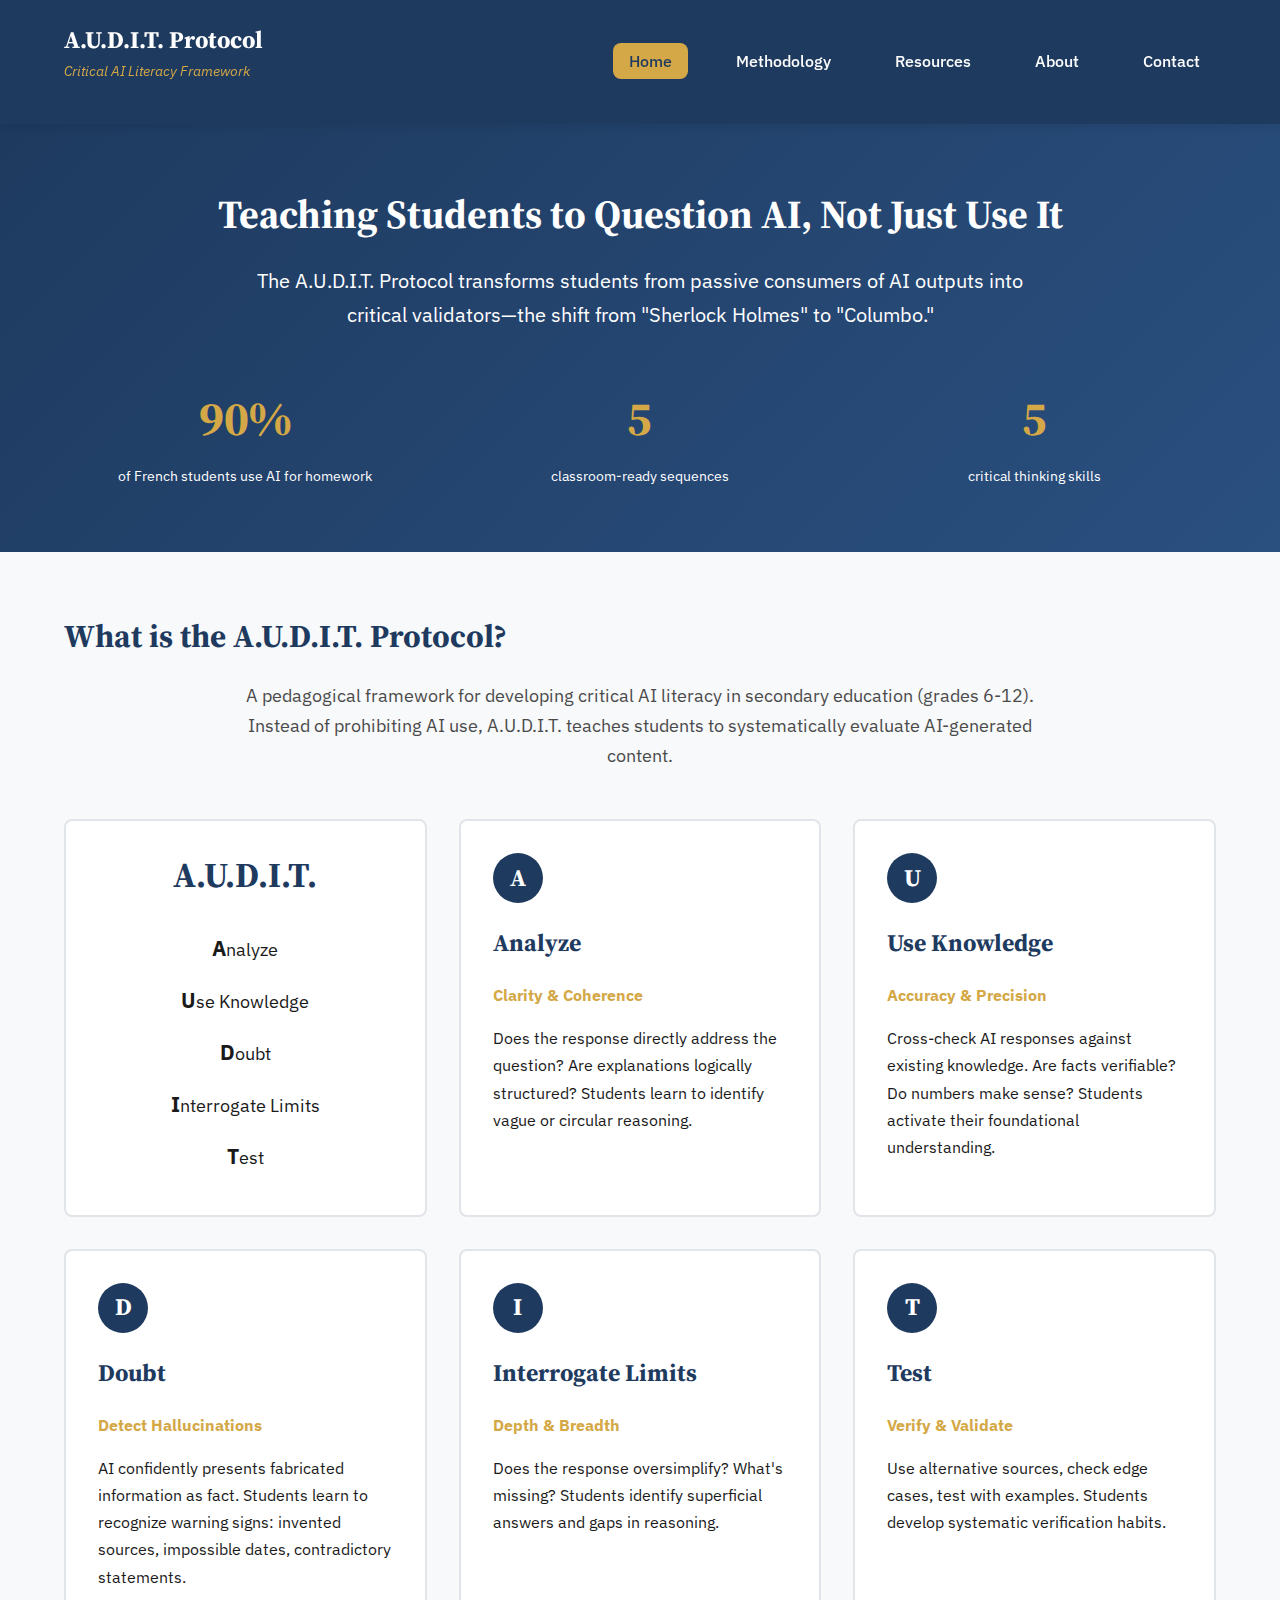
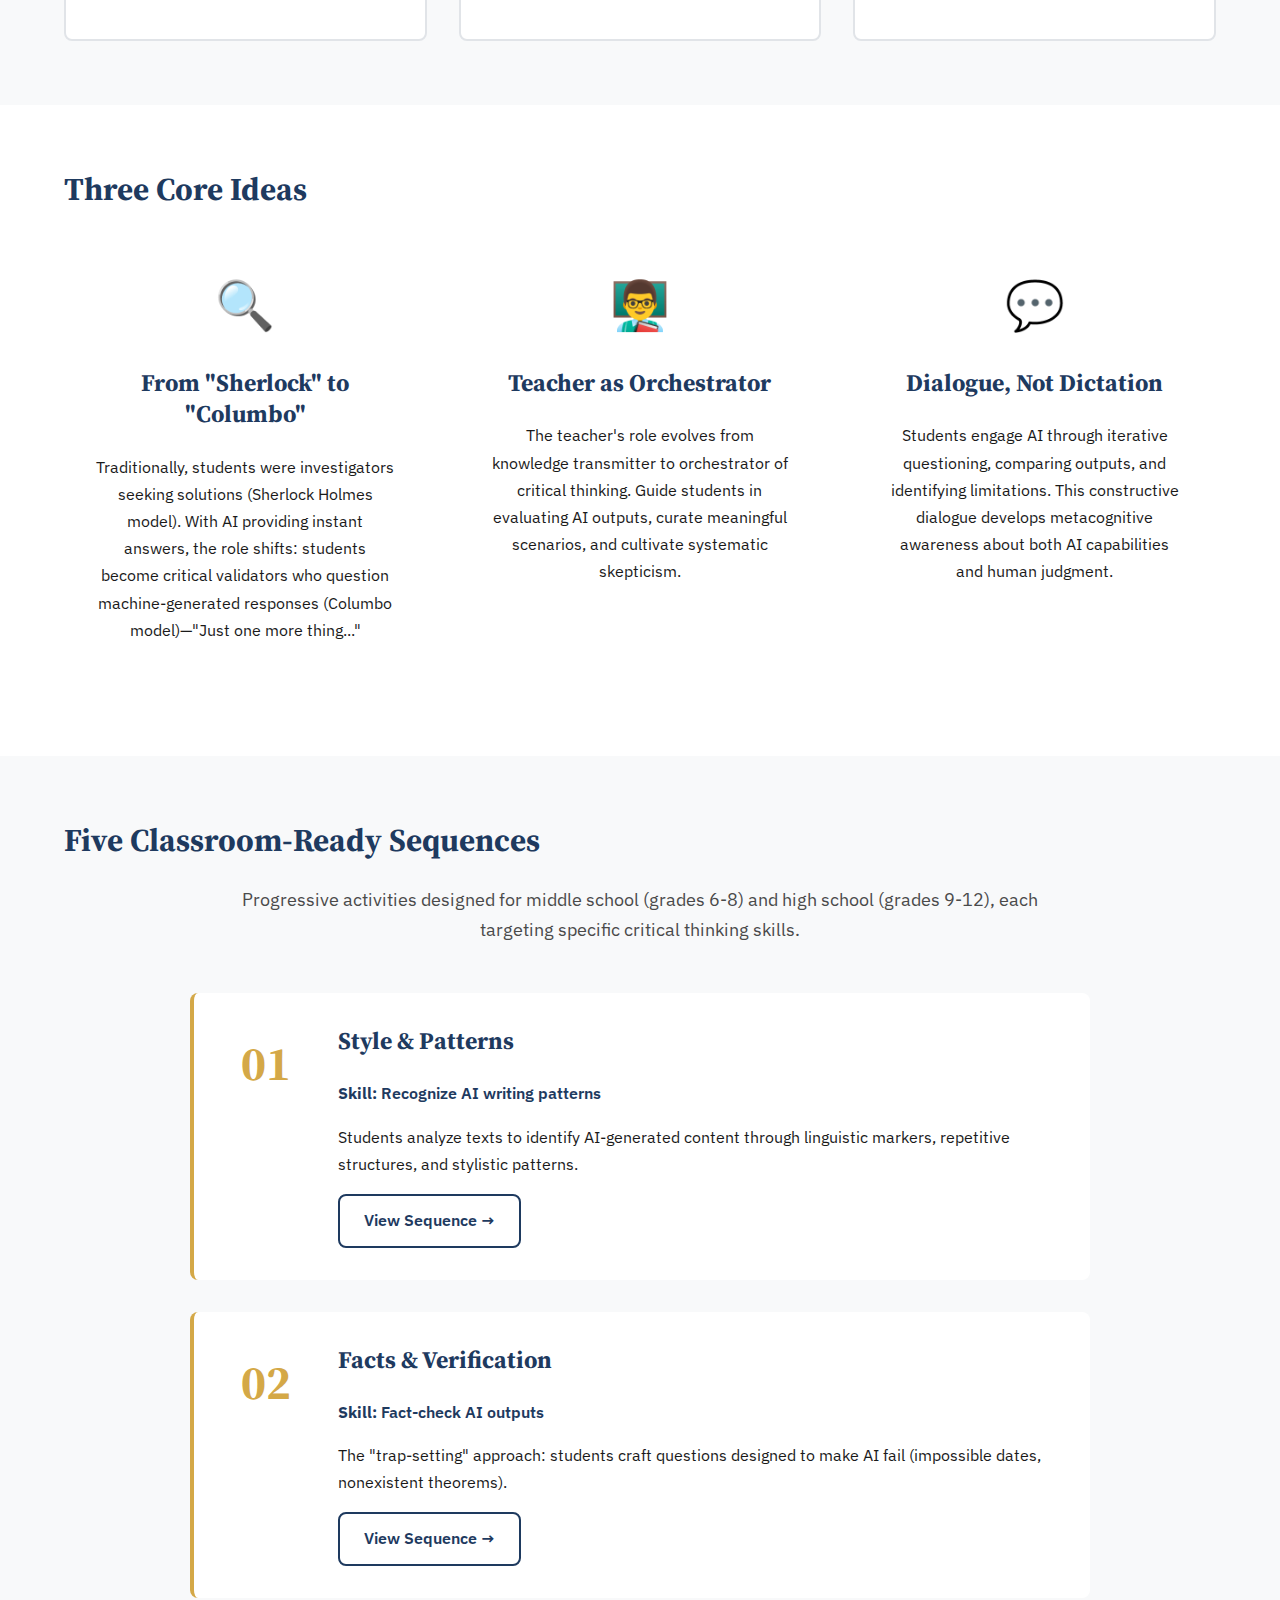
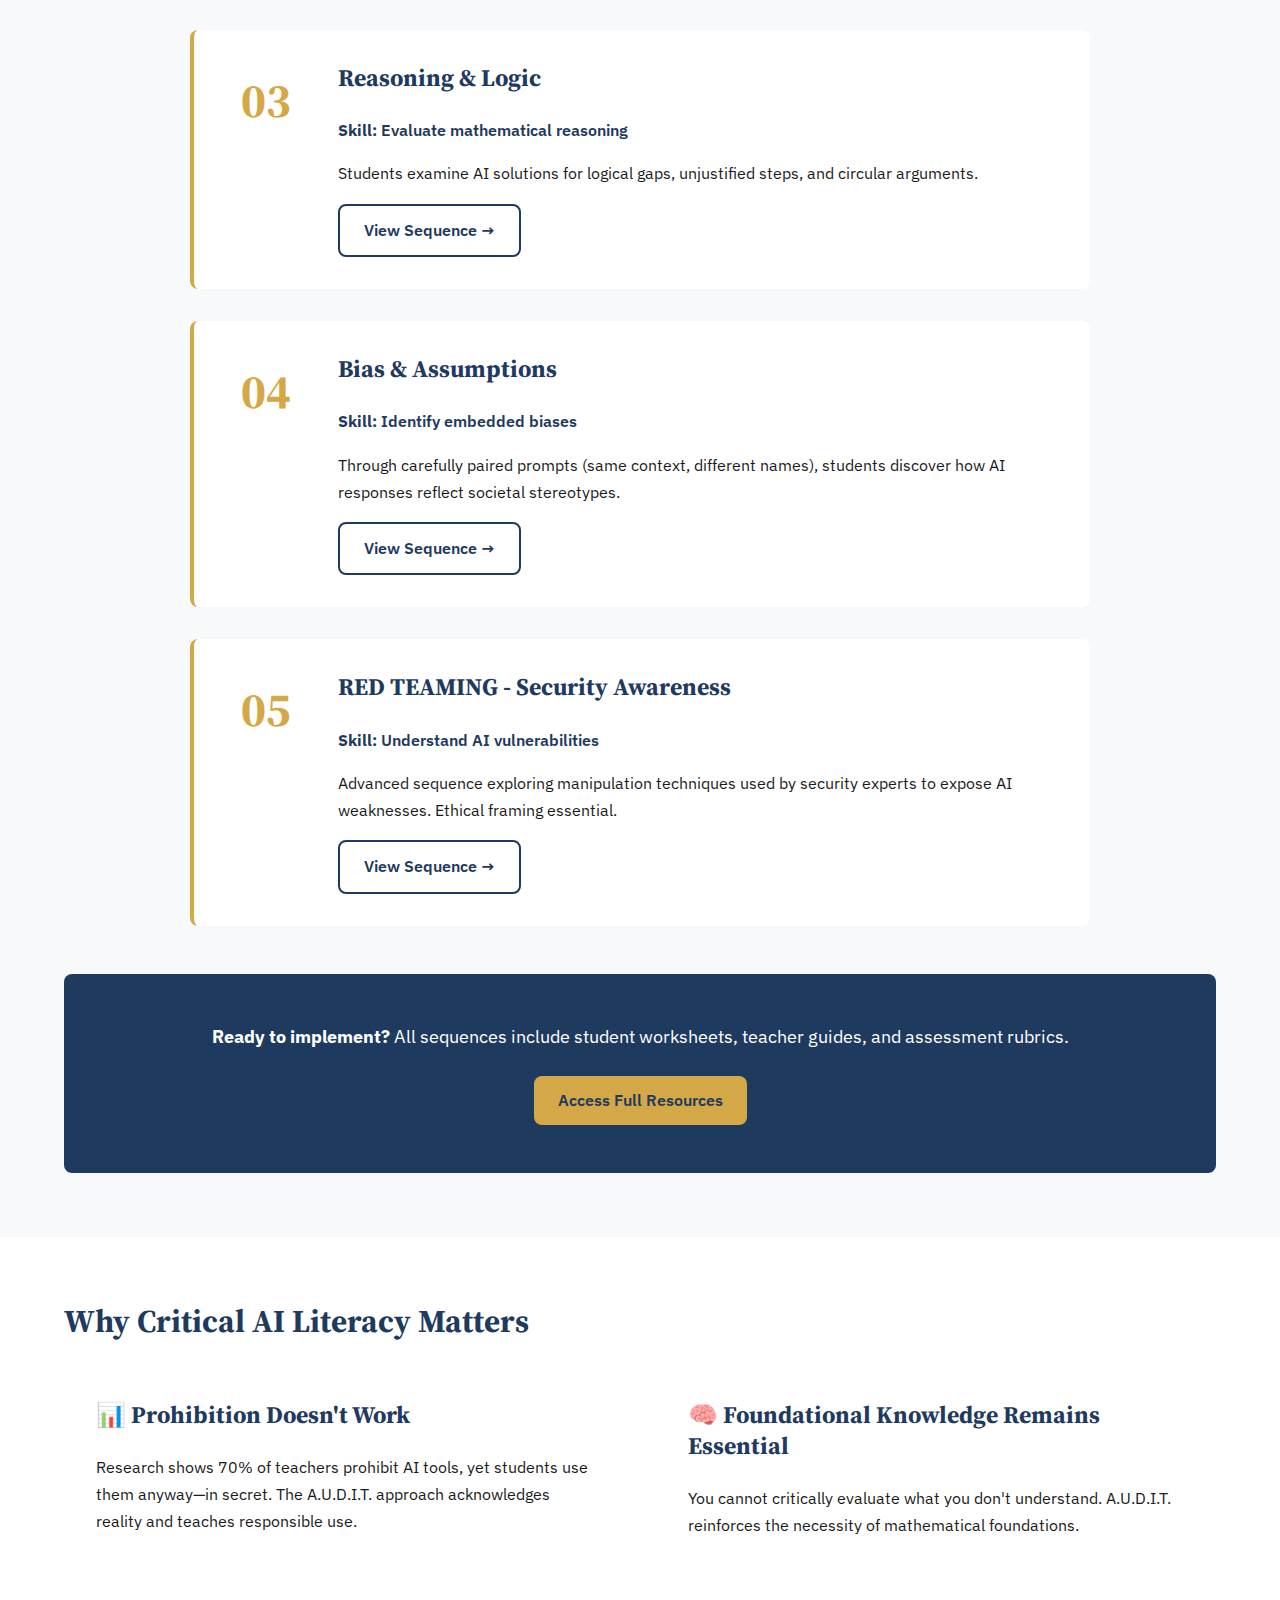
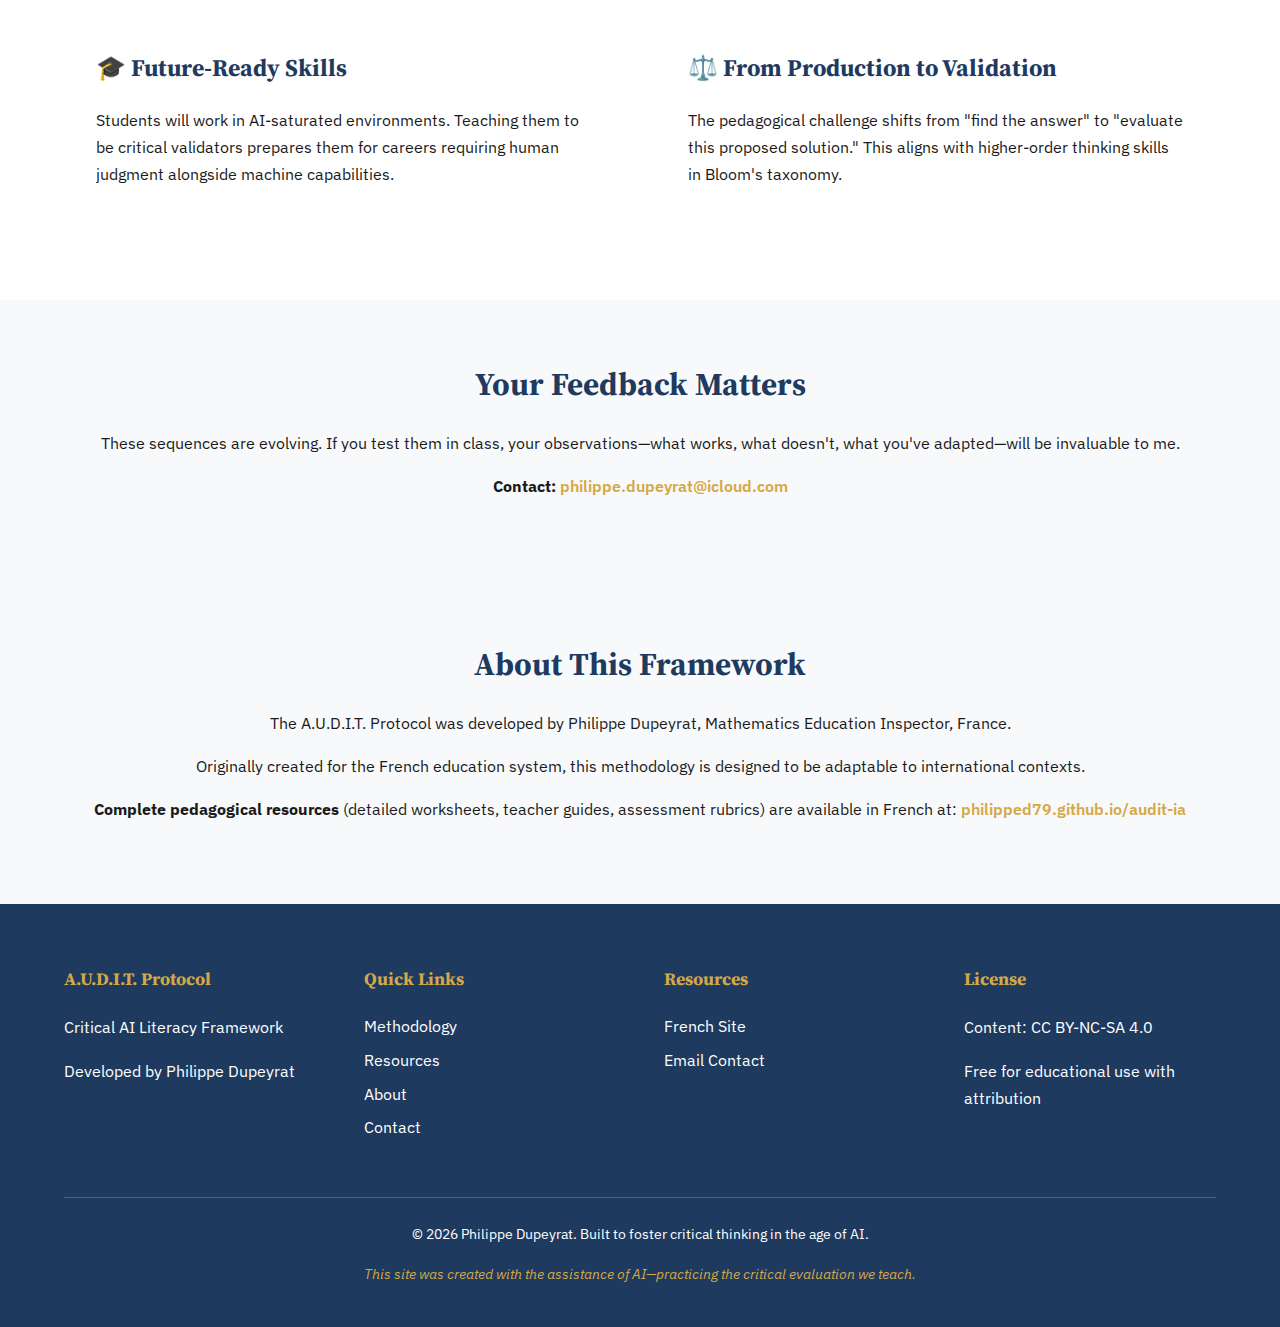
<file: index.html>
<!DOCTYPE html>
<html lang="en">
<head>
    <meta charset="UTF-8">
    <meta name="viewport" content="width=device-width, initial-scale=1.0">
    <meta name="google-site-verification" content="IqeW7JyLDrIQaReiPsgU7a1p_0iKRF8A-2nKPkas81A" />
    
    <!-- SEO Meta Tags -->
    <meta name="description" content="A.U.D.I.T. Protocol: Teaching students to critically evaluate AI outputs rather than blindly accept them. Educational framework for AI literacy in secondary education.">
    <meta name="keywords" content="AI literacy, critical thinking AI, AI education, AUDIT protocol, AI hallucinations, red teaming AI, AI bias detection, teaching AI, secondary education AI, Columbo teacher">
    <meta name="author" content="Philippe Dupeyrat">
    <meta name="robots" content="index, follow">
    
    <!-- Open Graph Meta Tags -->
    <meta property="og:title" content="A.U.D.I.T. Protocol - Critical AI Literacy Framework">
    <meta property="og:description" content="Educational framework teaching students to critically evaluate AI: Analyze style, Use knowledge, Doubt outputs, Interrogate limits, Test robustness">
    <meta property="og:url" content="https://philipped79.github.io/critical-thinking-ai/">
    <meta property="og:type" content="website">
    <meta property="og:locale" content="en_US">
    
    <title>A.U.D.I.T. Protocol - Critical AI Literacy Framework</title>
    
    <link rel="preconnect" href="https://fonts.googleapis.com">
    <link rel="preconnect" href="https://fonts.gstatic.com" crossorigin>
    <link href="https://fonts.googleapis.com/css2?family=IBM+Plex+Sans:wght@400;500;600&family=Source+Serif+4:wght@400;600;700&display=swap" rel="stylesheet">
    
    <style>
        /* ROOT VARIABLES */
        :root {
            --primary-dark: #1E3A5F;
            --primary-light: #2A5080;
            --accent-gold: #D4A847;
            --text-dark: #1a1a1a;
            --text-medium: #4a4a4a;
            --bg-white: #ffffff;
            --bg-light: #f8f9fa;
            --border-color: #e1e4e8;
            --font-serif: 'Source Serif 4', Georgia, serif;
            --font-sans: 'IBM Plex Sans', sans-serif;
            --spacing-sm: 1rem;
            --spacing-md: 1.5rem;
            --spacing-lg: 2rem;
            --spacing-xl: 3rem;
            --spacing-2xl: 4rem;
            --max-width: 1200px;
            --border-radius: 8px;
        }
        
        * {
            margin: 0;
            padding: 0;
            box-sizing: border-box;
        }
        
        body {
            font-family: var(--font-sans);
            line-height: 1.6;
            color: var(--text-dark);
            background-color: var(--bg-white);
        }
        
        h1, h2, h3, h4 {
            font-family: var(--font-serif);
            font-weight: 700;
            line-height: 1.3;
            margin-bottom: var(--spacing-md);
            color: var(--primary-dark);
        }
        
        h1 { font-size: 2.5rem; }
        h2 { font-size: 2rem; }
        h3 { font-size: 1.5rem; }
        
        p { margin-bottom: var(--spacing-sm); line-height: 1.7; }
        a { color: var(--primary-dark); text-decoration: none; transition: all 0.3s; }
        a:hover { color: var(--accent-gold); }
        
        .container {
            max-width: var(--max-width);
            margin: 0 auto;
            padding: 0 var(--spacing-md);
        }
        
        /* HEADER */
        header {
            background-color: var(--primary-dark);
            color: var(--bg-white);
            padding: var(--spacing-md) 0;
            position: sticky;
            top: 0;
            z-index: 1000;
            box-shadow: 0 2px 10px rgba(0,0,0,0.1);
        }
        
        .main-nav .container {
            display: flex;
            justify-content: space-between;
            align-items: center;
            flex-wrap: wrap;
        }
        
        .nav-brand h1 {
            color: var(--bg-white);
            font-size: 1.5rem;
            margin-bottom: 0.25rem;
        }
        
        .tagline {
            color: var(--accent-gold);
            font-size: 0.9rem;
            font-style: italic;
        }
        
        .nav-menu {
            display: flex;
            list-style: none;
            gap: var(--spacing-lg);
            flex-wrap: wrap;
        }
        
        .nav-menu a {
            color: var(--bg-white);
            padding: 0.5rem 1rem;
            font-weight: 500;
            border-radius: var(--border-radius);
            transition: all 0.3s;
        }
        
        .nav-menu a:hover, .nav-menu a.active {
            background-color: var(--accent-gold);
            color: var(--primary-dark);
        }
        
        /* HERO */
        .hero {
            background: linear-gradient(135deg, var(--primary-dark) 0%, var(--primary-light) 100%);
            color: var(--bg-white);
            padding: var(--spacing-2xl) 0;
            text-align: center;
        }
        
        .hero h2 {
            color: var(--bg-white);
            font-size: 2.5rem;
            margin-bottom: var(--spacing-md);
        }
        
        .hero-subtitle {
            font-size: 1.25rem;
            max-width: 800px;
            margin: 0 auto var(--spacing-xl);
        }
        
        .hero-stats {
            display: grid;
            grid-template-columns: repeat(auto-fit, minmax(200px, 1fr));
            gap: var(--spacing-lg);
            margin-top: var(--spacing-xl);
        }
        
        .stat {
            display: flex;
            flex-direction: column;
            align-items: center;
        }
        
        .stat-number {
            font-family: var(--font-serif);
            font-size: 3rem;
            font-weight: 700;
            color: var(--accent-gold);
        }
        
        .stat-label { font-size: 0.9rem; margin-top: 0.5rem; }
        
        /* SECTIONS */
        section { padding: var(--spacing-2xl) 0; }
        section:nth-child(even) { background-color: var(--bg-light); }
        
        .section-intro {
            font-size: 1.1rem;
            max-width: 800px;
            margin: 0 auto var(--spacing-xl);
            text-align: center;
            color: var(--text-medium);
        }
        
        /* AUDIT GRID */
        .audit-grid {
            display: grid;
            grid-template-columns: repeat(auto-fit, minmax(280px, 1fr));
            gap: var(--spacing-lg);
        }
        
        .audit-card {
            background: var(--bg-white);
            padding: var(--spacing-lg);
            border-radius: var(--border-radius);
            border: 2px solid var(--border-color);
            transition: all 0.3s;
        }
        
        .audit-card:hover {
            border-color: var(--accent-gold);
            box-shadow: 0 4px 12px rgba(0,0,0,0.1);
            transform: translateY(-4px);
        }
        
        .card-letter {
            width: 50px;
            height: 50px;
            background-color: var(--primary-dark);
            color: var(--bg-white);
            font-family: var(--font-serif);
            font-size: 1.5rem;
            font-weight: 700;
            border-radius: 50%;
            display: flex;
            align-items: center;
            justify-content: center;
            margin-bottom: var(--spacing-md);
        }
        
        .audit-card p strong {
            color: var(--accent-gold);
            display: block;
            margin-bottom: 0.5rem;
        }
        
        /* IDEAS GRID */
        .ideas-grid {
            display: grid;
            grid-template-columns: repeat(auto-fit, minmax(300px, 1fr));
            gap: var(--spacing-lg);
        }
        
        .idea-card {
            background: var(--bg-white);
            padding: var(--spacing-lg);
            border-radius: var(--border-radius);
            text-align: center;
        }
        
        .idea-icon { font-size: 3rem; margin-bottom: var(--spacing-md); }
        
        /* SEQUENCES */
        .sequences-list { max-width: 900px; margin: 0 auto; }
        
        .sequence-item {
            display: flex;
            gap: var(--spacing-lg);
            background: var(--bg-white);
            padding: var(--spacing-lg);
            border-radius: var(--border-radius);
            border-left: 4px solid var(--accent-gold);
            margin-bottom: var(--spacing-lg);
            transition: all 0.3s;
        }
        
        .sequence-item:hover {
            box-shadow: 0 4px 12px rgba(0,0,0,0.1);
            transform: translateX(8px);
        }
        
        .sequence-number {
            font-family: var(--font-serif);
            font-size: 3rem;
            font-weight: 700;
            color: var(--accent-gold);
            min-width: 80px;
            text-align: center;
        }
        
        .sequence-skill {
            color: var(--primary-dark);
            font-weight: 600;
            margin-bottom: var(--spacing-sm);
        }
        
        /* BUTTONS */
        .btn-primary, .btn-secondary {
            display: inline-block;
            padding: 0.75rem 1.5rem;
            border-radius: var(--border-radius);
            font-weight: 600;
            transition: all 0.3s;
            cursor: pointer;
        }
        
        .btn-primary {
            background-color: var(--accent-gold);
            color: var(--primary-dark);
        }
        
        .btn-primary:hover {
            background-color: #c49635;
            transform: translateY(-2px);
            box-shadow: 0 4px 8px rgba(0,0,0,0.2);
        }
        
        .btn-secondary {
            background-color: transparent;
            color: var(--primary-dark);
            border: 2px solid var(--primary-dark);
        }
        
        .btn-secondary:hover {
            background-color: var(--primary-dark);
            color: var(--bg-white);
        }
        
        /* CTA BOX */
        .cta-box {
            background-color: var(--primary-dark);
            color: var(--bg-white);
            padding: var(--spacing-xl);
            border-radius: var(--border-radius);
            text-align: center;
            margin-top: var(--spacing-xl);
        }
        
        .cta-box p { font-size: 1.1rem; margin-bottom: var(--spacing-md); }
        
        /* MATTERS GRID */
        .matters-grid {
            display: grid;
            grid-template-columns: repeat(2, 1fr);
            gap: var(--spacing-lg);
        }
        
        .matter-item {
            background: var(--bg-white);
            padding: var(--spacing-lg);
            border-radius: var(--border-radius);
        }
        
        /* FEEDBACK & ABOUT */
        .feedback-section, .about-preview {
            background-color: var(--bg-light);
            text-align: center;
        }
        
        .feedback-section a, .about-preview a[target="_blank"] {
            color: var(--accent-gold);
            font-weight: 600;
        }
        
        /* FOOTER */
        footer {
            background-color: var(--primary-dark);
            color: var(--bg-white);
            padding: var(--spacing-2xl) 0 var(--spacing-md);
        }
        
        .footer-content {
            display: grid;
            grid-template-columns: repeat(auto-fit, minmax(200px, 1fr));
            gap: var(--spacing-xl);
            margin-bottom: var(--spacing-xl);
        }
        
        .footer-section h3 {
            color: var(--accent-gold);
            font-size: 1.1rem;
            margin-bottom: var(--spacing-md);
        }
        
        .footer-section ul { list-style: none; }
        .footer-section li { margin-bottom: 0.5rem; }
        .footer-section a { color: var(--bg-white); }
        .footer-section a:hover { color: var(--accent-gold); }
        
        .footer-bottom {
            border-top: 1px solid rgba(255,255,255,0.2);
            padding-top: var(--spacing-md);
            text-align: center;
            font-size: 0.9rem;
        }
        
        .transparency-note {
            margin-top: 0.5rem;
            font-style: italic;
            color: var(--accent-gold);
        }
        
        /* RESPONSIVE */
        @media (max-width: 768px) {
            html { font-size: 14px; }
            .nav-menu { flex-direction: column; gap: var(--spacing-sm); }
            .hero h2 { font-size: 1.8rem; }
            .audit-grid, .ideas-grid, .matters-grid { grid-template-columns: 1fr; }
            .sequence-item { flex-direction: column; text-align: center; }
            .footer-content { grid-template-columns: 1fr; }
        }
    </style>
</head>
<body>
    <header>
        <nav class="main-nav">
            <div class="container">
                <div class="nav-brand">
                    <h1>A.U.D.I.T. Protocol</h1>
                    <p class="tagline">Critical AI Literacy Framework</p>
                </div>
                <ul class="nav-menu">
                    <li><a href="index.html" class="active">Home</a></li>
                    <li><a href="methodology.html">Methodology</a></li>
                    <li><a href="resources.html">Resources</a></li>
                    <li><a href="about.html">About</a></li>
                    <li><a href="contact.html">Contact</a></li>
                </ul>
            </div>
        </nav>
    </header>

    <main>
        <!-- HERO -->
        <section class="hero">
            <div class="container">
                <h2>Teaching Students to Question AI, Not Just Use It</h2>
                <p class="hero-subtitle">The A.U.D.I.T. Protocol transforms students from passive consumers of AI outputs into critical validators—the shift from "Sherlock Holmes" to "Columbo."</p>
                
                <div class="hero-stats">
                    <div class="stat">
                        <span class="stat-number">90%</span>
                        <span class="stat-label">of French students use AI for homework</span>
                    </div>
                    <div class="stat">
                        <span class="stat-number">5</span>
                        <span class="stat-label">classroom-ready sequences</span>
                    </div>
                    <div class="stat">
                        <span class="stat-number">5</span>
                        <span class="stat-label">critical thinking skills</span>
                    </div>
                </div>
            </div>
        </section>

        <!-- WHAT IS AUDIT -->
        <section class="what-is-audit">
            <div class="container">
                <h2>What is the A.U.D.I.T. Protocol?</h2>
                <p class="section-intro">A pedagogical framework for developing critical AI literacy in secondary education (grades 6-12). Instead of prohibiting AI use, A.U.D.I.T. teaches students to systematically evaluate AI-generated content.</p>
                
                <div class="audit-grid">
                    <!-- INTRO CARD -->
                    <div class="audit-card audit-intro">
                        <h3 style="text-align: center; color: var(--primary-dark); font-size: 2.2rem; margin-bottom: 1.5rem;">A.U.D.I.T.</h3>
                        <ul style="list-style: none; padding: 0; text-align: center; line-height: 2.5; font-size: 1.15rem;">
                            <li><strong style="font-size: 1.3rem;">A</strong>nalyze</li>
                            <li><strong style="font-size: 1.3rem;">U</strong>se Knowledge</li>
                            <li><strong style="font-size: 1.3rem;">D</strong>oubt</li>
                            <li><strong style="font-size: 1.3rem;">I</strong>nterrogate Limits</li>
                            <li><strong style="font-size: 1.3rem;">T</strong>est</li>
                        </ul>
                    </div>
                    
                    <div class="audit-card">
                        <div class="card-letter">A</div>
                        <h3>Analyze</h3>
                        <p><strong>Clarity & Coherence</strong></p>
                        <p>Does the response directly address the question? Are explanations logically structured? Students learn to identify vague or circular reasoning.</p>
                    </div>
                    
                    <div class="audit-card">
                        <div class="card-letter">U</div>
                        <h3>Use Knowledge</h3>
                        <p><strong>Accuracy & Precision</strong></p>
                        <p>Cross-check AI responses against existing knowledge. Are facts verifiable? Do numbers make sense? Students activate their foundational understanding.</p>
                    </div>
                    
                    <div class="audit-card">
                        <div class="card-letter">D</div>
                        <h3>Doubt</h3>
                        <p><strong>Detect Hallucinations</strong></p>
                        <p>AI confidently presents fabricated information as fact. Students learn to recognize warning signs: invented sources, impossible dates, contradictory statements.</p>
                    </div>
                    
                    <div class="audit-card">
                        <div class="card-letter">I</div>
                        <h3>Interrogate Limits</h3>
                        <p><strong>Depth & Breadth</strong></p>
                        <p>Does the response oversimplify? What's missing? Students identify superficial answers and gaps in reasoning.</p>
                    </div>
                    
                    <div class="audit-card">
                        <div class="card-letter">T</div>
                        <h3>Test</h3>
                        <p><strong>Verify & Validate</strong></p>
                        <p>Use alternative sources, check edge cases, test with examples. Students develop systematic verification habits.</p>
                    </div>
                </div>
            </div>
        </section>

        <!-- THREE CORE IDEAS -->
        <section class="core-ideas">
            <div class="container">
                <h2>Three Core Ideas</h2>
                
                <div class="ideas-grid">
                    <div class="idea-card">
                        <div class="idea-icon">🔍</div>
                        <h3>From "Sherlock" to "Columbo"</h3>
                        <p>Traditionally, students were investigators seeking solutions (Sherlock Holmes model). With AI providing instant answers, the role shifts: students become critical validators who question machine-generated responses (Columbo model)—"Just one more thing..."</p>
                    </div>
                    
                    <div class="idea-card">
                        <div class="idea-icon">👨‍🏫</div>
                        <h3>Teacher as Orchestrator</h3>
                        <p>The teacher's role evolves from knowledge transmitter to orchestrator of critical thinking. Guide students in evaluating AI outputs, curate meaningful scenarios, and cultivate systematic skepticism.</p>
                    </div>
                    
                    <div class="idea-card">
                        <div class="idea-icon">💬</div>
                        <h3>Dialogue, Not Dictation</h3>
                        <p>Students engage AI through iterative questioning, comparing outputs, and identifying limitations. This constructive dialogue develops metacognitive awareness about both AI capabilities and human judgment.</p>
                    </div>
                </div>
            </div>
        </section>

        <!-- FIVE SEQUENCES -->
        <section class="sequences">
            <div class="container">
                <h2>Five Classroom-Ready Sequences</h2>
                <p class="section-intro">Progressive activities designed for middle school (grades 6-8) and high school (grades 9-12), each targeting specific critical thinking skills.</p>
                
                <div class="sequences-list">
                    <div class="sequence-item">
                        <div class="sequence-number">01</div>
                        <div class="sequence-content">
                            <h3>Style & Patterns</h3>
                            <p class="sequence-skill"><strong>Skill:</strong> Recognize AI writing patterns</p>
                            <p>Students analyze texts to identify AI-generated content through linguistic markers, repetitive structures, and stylistic patterns.</p>
                            <a href="https://philipped79.github.io/audit-ia/sequence-1.html" target="_blank" class="btn-secondary">View Sequence →</a>
                        </div>
                    </div>
                    
                    <div class="sequence-item">
                        <div class="sequence-number">02</div>
                        <div class="sequence-content">
                            <h3>Facts & Verification</h3>
                            <p class="sequence-skill"><strong>Skill:</strong> Fact-check AI outputs</p>
                            <p>The "trap-setting" approach: students craft questions designed to make AI fail (impossible dates, nonexistent theorems).</p>
                            <a href="https://philipped79.github.io/audit-ia/sequence-2.html" target="_blank" class="btn-secondary">View Sequence →</a>
                        </div>
                    </div>
                    
                    <div class="sequence-item">
                        <div class="sequence-number">03</div>
                        <div class="sequence-content">
                            <h3>Reasoning & Logic</h3>
                            <p class="sequence-skill"><strong>Skill:</strong> Evaluate mathematical reasoning</p>
                            <p>Students examine AI solutions for logical gaps, unjustified steps, and circular arguments.</p>
                            <a href="https://philipped79.github.io/audit-ia/sequence-3.html" target="_blank" class="btn-secondary">View Sequence →</a>
                        </div>
                    </div>
                    
                    <div class="sequence-item">
                        <div class="sequence-number">04</div>
                        <div class="sequence-content">
                            <h3>Bias & Assumptions</h3>
                            <p class="sequence-skill"><strong>Skill:</strong> Identify embedded biases</p>
                            <p>Through carefully paired prompts (same context, different names), students discover how AI responses reflect societal stereotypes.</p>
                            <a href="https://philipped79.github.io/audit-ia/sequence-4.html" target="_blank" class="btn-secondary">View Sequence →</a>
                        </div>
                    </div>
                    
                    <div class="sequence-item">
                        <div class="sequence-number">05</div>
                        <div class="sequence-content">
                            <h3>RED TEAMING - Security Awareness</h3>
                            <p class="sequence-skill"><strong>Skill:</strong> Understand AI vulnerabilities</p>
                            <p>Advanced sequence exploring manipulation techniques used by security experts to expose AI weaknesses. Ethical framing essential.</p>
                            <a href="red-teaming.html" class="btn-secondary">View Sequence →</a>
                        </div>
                    </div>
                </div>
                
                <div class="cta-box">
                    <p><strong>Ready to implement?</strong> All sequences include student worksheets, teacher guides, and assessment rubrics.</p>
                    <a href="https://philipped79.github.io/audit-ia/" target="_blank" class="btn-primary">Access Full Resources</a>
                </div>
            </div>
        </section>

        <!-- WHY THIS MATTERS -->
        <section class="why-matters">
            <div class="container">
                <h2>Why Critical AI Literacy Matters</h2>
                
                <div class="matters-grid">
                    <div class="matter-item">
                        <h3>📊 Prohibition Doesn't Work</h3>
                        <p>Research shows 70% of teachers prohibit AI tools, yet students use them anyway—in secret. The A.U.D.I.T. approach acknowledges reality and teaches responsible use.</p>
                    </div>
                    
                    <div class="matter-item">
                        <h3>🧠 Foundational Knowledge Remains Essential</h3>
                        <p>You cannot critically evaluate what you don't understand. A.U.D.I.T. reinforces the necessity of mathematical foundations.</p>
                    </div>
                    
                    <div class="matter-item">
                        <h3>🎓 Future-Ready Skills</h3>
                        <p>Students will work in AI-saturated environments. Teaching them to be critical validators prepares them for careers requiring human judgment alongside machine capabilities.</p>
                    </div>
                    
                    <div class="matter-item">
                        <h3>⚖️ From Production to Validation</h3>
                        <p>The pedagogical challenge shifts from "find the answer" to "evaluate this proposed solution." This aligns with higher-order thinking skills in Bloom's taxonomy.</p>
                    </div>
                </div>
            </div>
        </section>
        <!-- FEEDBACK -->
        <section class="feedback-section">
            <div class="container">
                <h2>Your Feedback Matters</h2>
                <p>These sequences are evolving. If you test them in class, your observations—what works, what doesn't, what you've adapted—will be invaluable to me.</p>
                <p><strong>Contact:</strong> <a href="mailto:philippe.dupeyrat@icloud.com">philippe.dupeyrat@icloud.com</a></p>
            </div>
        </section>

        <!-- ABOUT PREVIEW -->
        <section class="about-preview">
            <div class="container">
                <h2>About This Framework</h2>
                <p>The A.U.D.I.T. Protocol was developed by Philippe Dupeyrat, Mathematics Education Inspector, France.</p>
                <p>Originally created for the French education system, this methodology is designed to be adaptable to international contexts.</p>
                <p><strong>Complete pedagogical resources</strong> (detailed worksheets, teacher guides, assessment rubrics) are available in French at: <a href="https://philipped79.github.io/audit-ia" target="_blank">philipped79.github.io/audit-ia</a></p>
            </div>
        </section>
    </main>

    <footer>
        <div class="container">
            <div class="footer-content">
                <div class="footer-section">
                    <h3>A.U.D.I.T. Protocol</h3>
                    <p>Critical AI Literacy Framework</p>
                    <p>Developed by Philippe Dupeyrat</p>
                </div>
                
                <div class="footer-section">
                    <h3>Quick Links</h3>
                    <ul>
                        <li><a href="methodology.html">Methodology</a></li>
                        <li><a href="resources.html">Resources</a></li>
                        <li><a href="about.html">About</a></li>
                        <li><a href="contact.html">Contact</a></li>
                    </ul>
                </div>
                
                <div class="footer-section">
                    <h3>Resources</h3>
                    <ul>
                        <li><a href="https://philipped79.github.io/audit-ia" target="_blank">French Site</a></li>
                        <li><a href="mailto:philippe.dupeyrat@icloud.com">Email Contact</a></li>
                    </ul>
                </div>
                
                <div class="footer-section">
                    <h3>License</h3>
                    <p>Content: <a href="https://creativecommons.org/licenses/by-nc-sa/4.0/" target="_blank">CC BY-NC-SA 4.0</a></p>
                    <p>Free for educational use with attribution</p>
                </div>
            </div>
            
            <div class="footer-bottom">
                <p>&copy; 2026 Philippe Dupeyrat. Built to foster critical thinking in the age of AI.</p>
                <p class="transparency-note">This site was created with the assistance of AI—practicing the critical evaluation we teach.</p>
            </div>
        </div>
    </footer>
</body>
</html>
</file>
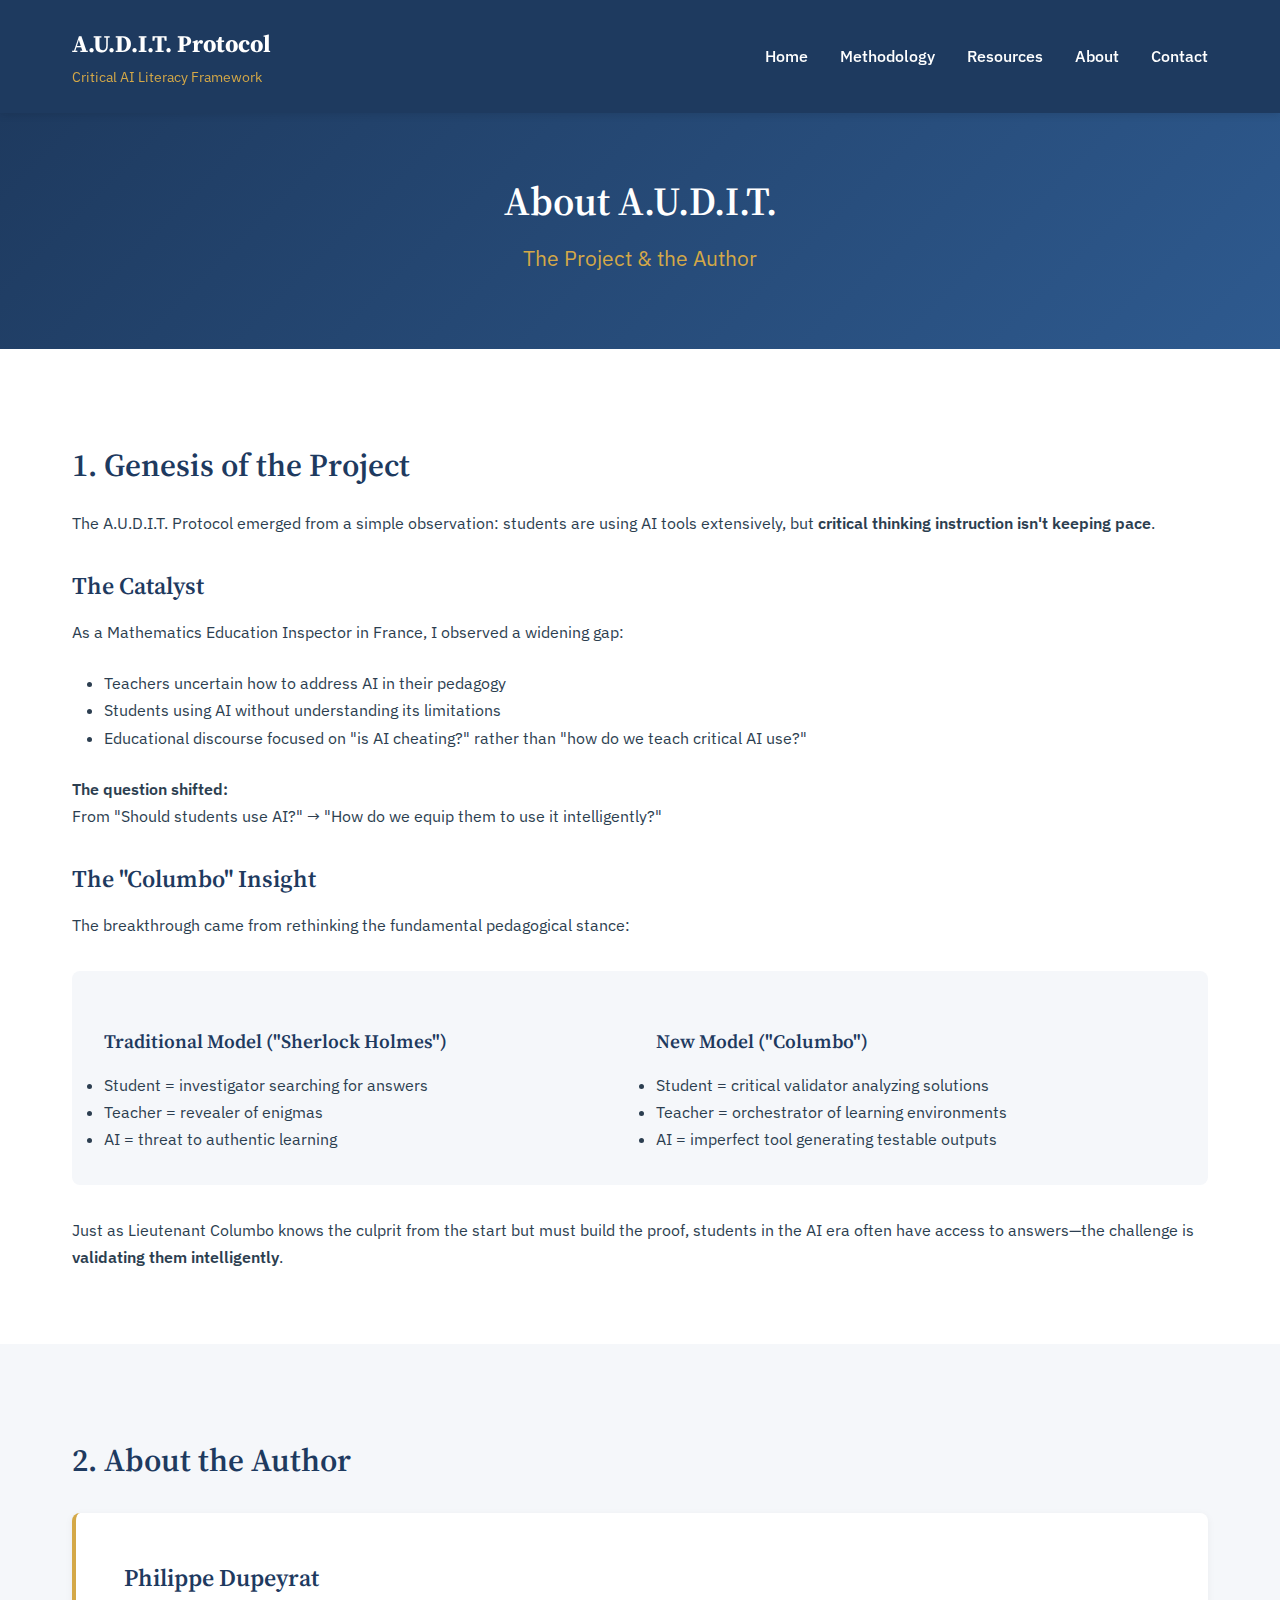
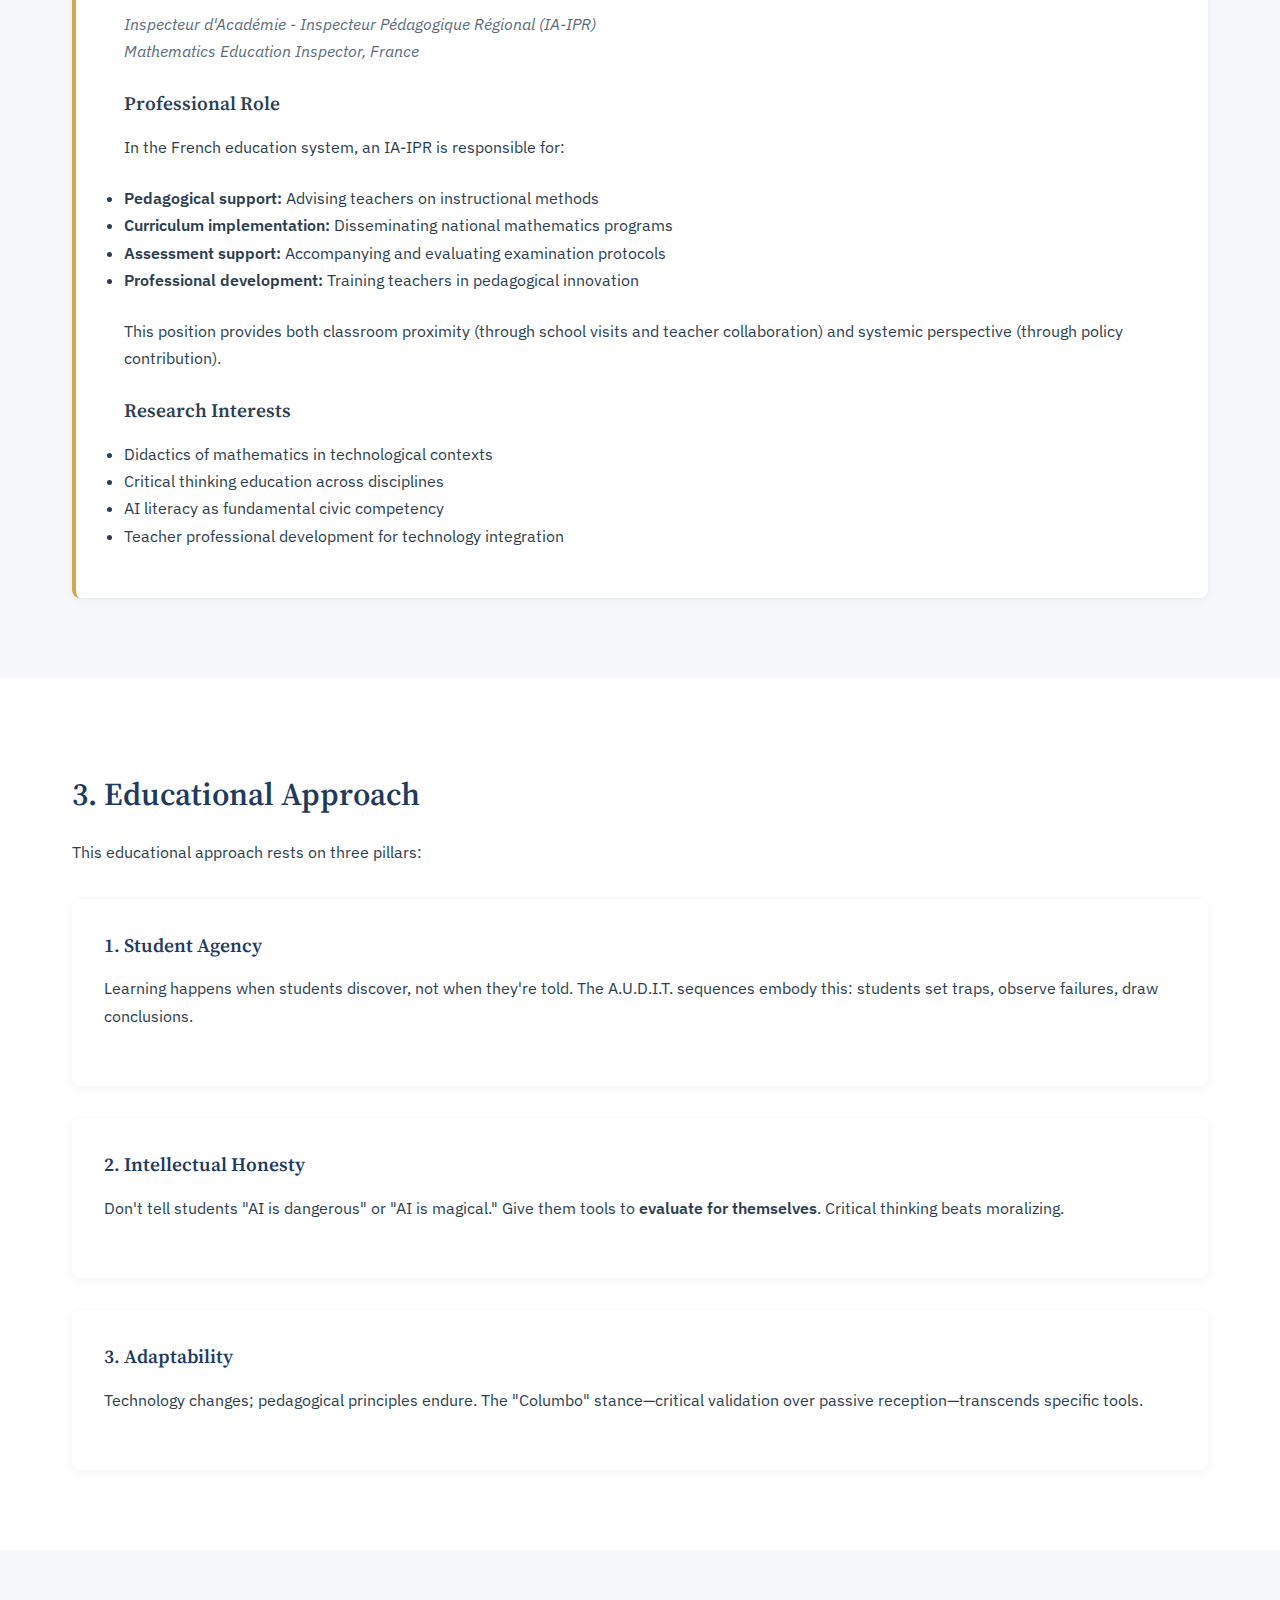
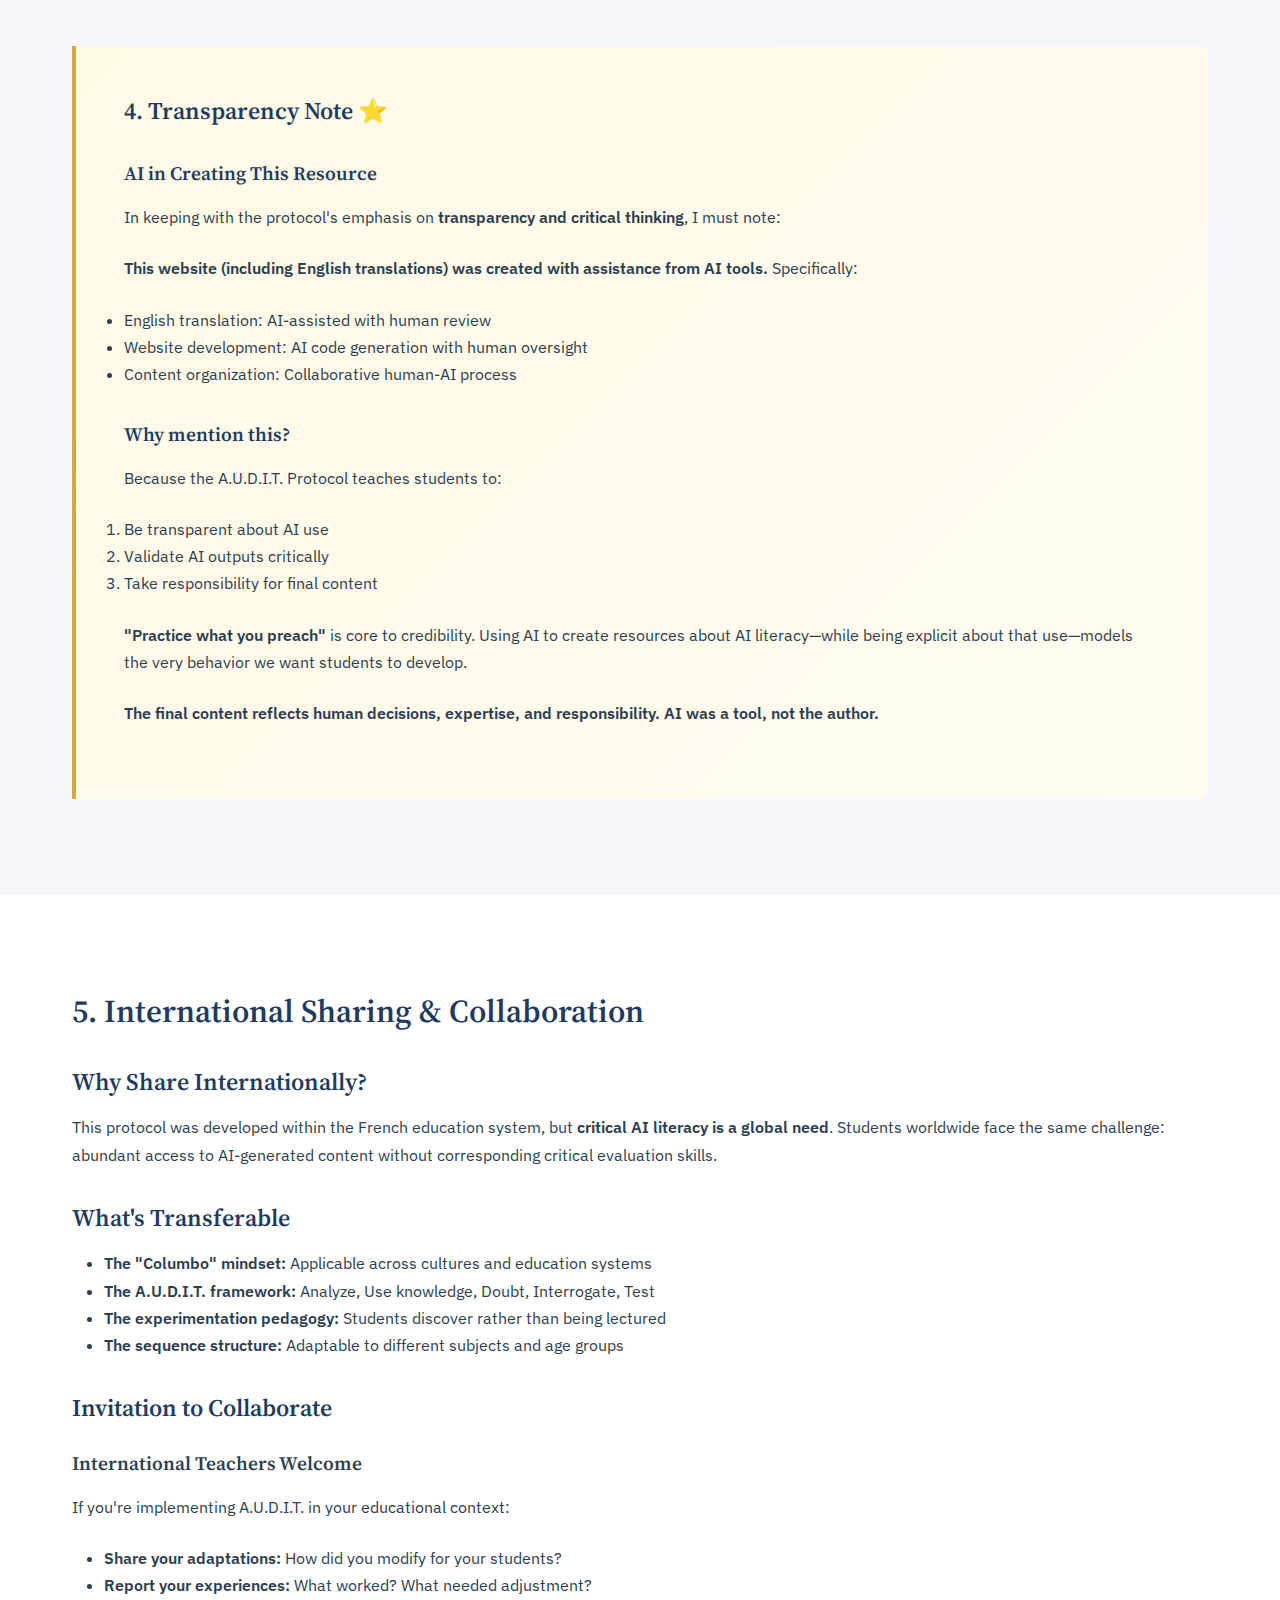
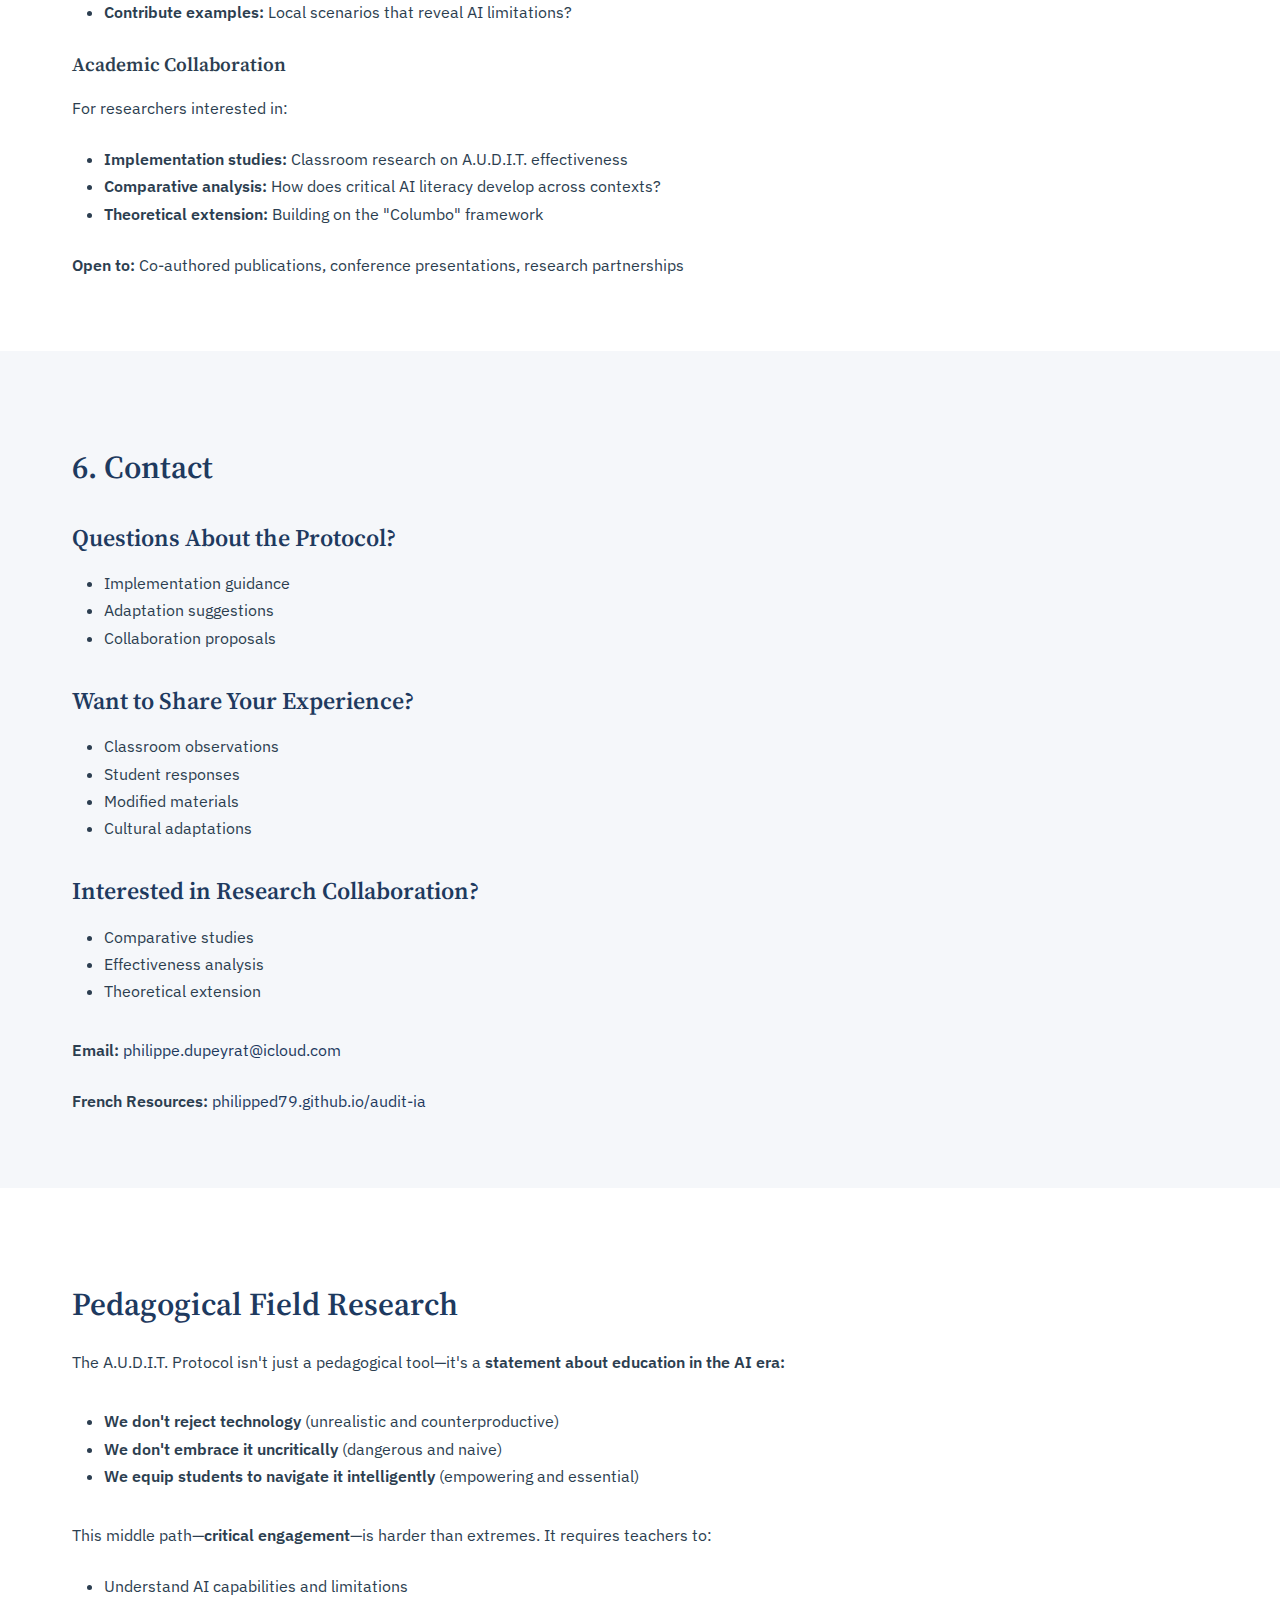
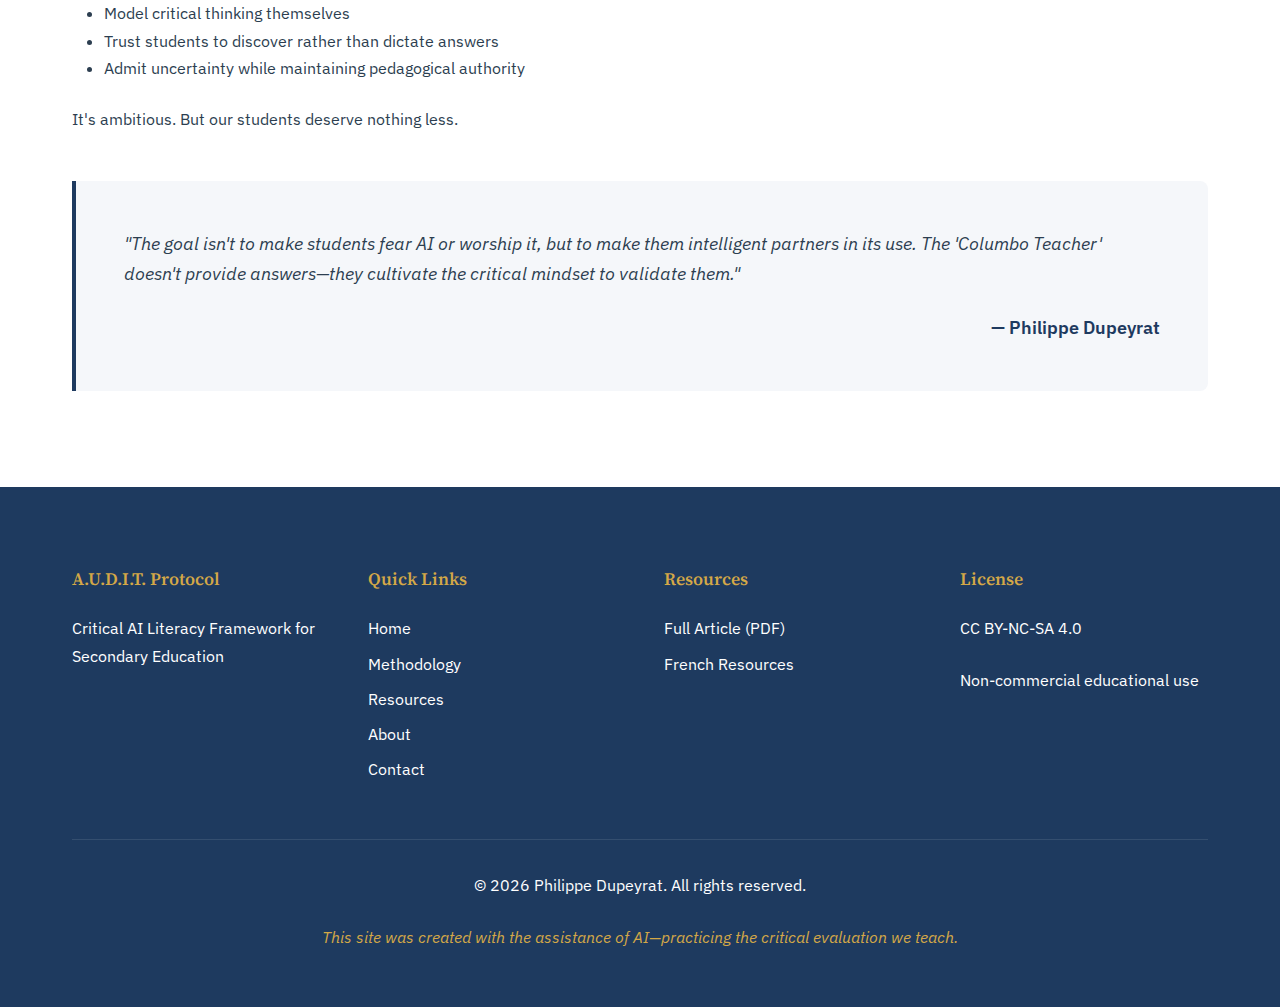
<file: about.html>
<!DOCTYPE html>
<html lang="en">
<head>
    <meta charset="UTF-8">
    <meta name="viewport" content="width=device-width, initial-scale=1.0">
    <meta name="description" content="About the A.U.D.I.T. Protocol - genesis, author Philippe Dupeyrat, educational approach, and international collaboration.">
    <title>About - A.U.D.I.T. Protocol</title>
    
    <!-- Fonts -->
    <link rel="preconnect" href="https://fonts.googleapis.com">
    <link rel="preconnect" href="https://fonts.gstatic.com" crossorigin>
    <link href="https://fonts.googleapis.com/css2?family=Source+Serif+4:ital,opsz,wght@0,8..60,400;0,8..60,600;0,8..60,700;1,8..60,400&family=IBM+Plex+Sans:wght@400;500;600&display=swap" rel="stylesheet">
    
    <style>
        /* CSS VARIABLES */
        :root {
            --primary-dark: #1E3A5F;
            --accent-gold: #D4A847;
            --bg-white: #FFFFFF;
            --bg-light: #F5F7FA;
            --text-dark: #2C3E50;
            --text-gray: #5A6C7D;
            --border-light: #E1E8ED;
            
            --font-serif: 'Source Serif 4', Georgia, serif;
            --font-sans: 'IBM Plex Sans', -apple-system, sans-serif;
            
            --spacing-xs: 0.5rem;
            --spacing-sm: 1rem;
            --spacing-md: 1.5rem;
            --spacing-lg: 2rem;
            --spacing-xl: 3rem;
            --spacing-xxl: 4rem;
            
            --border-radius: 8px;
        }
        
        /* GLOBAL STYLES */
        * { margin: 0; padding: 0; box-sizing: border-box; }
        
        html { font-size: 16px; scroll-behavior: smooth; }
        
        body {
            font-family: var(--font-sans);
            color: var(--text-dark);
            line-height: 1.7;
            background-color: var(--bg-white);
        }        
        h1, h2, h3, h4 { font-family: var(--font-serif); font-weight: 600; }
        
        h1 { font-size: 2.5rem; line-height: 1.2; margin-bottom: var(--spacing-md); }
        h2 { font-size: 2rem; line-height: 1.3; margin: var(--spacing-xl) 0 var(--spacing-md); color: var(--primary-dark); }
        h3 { font-size: 1.5rem; line-height: 1.4; margin: var(--spacing-lg) 0 var(--spacing-sm); color: var(--primary-dark); }
        h4 { font-size: 1.2rem; line-height: 1.5; margin: var(--spacing-md) 0 var(--spacing-sm); color: var(--text-dark); }
        
        p { margin-bottom: var(--spacing-md); }
        
        a { color: var(--primary-dark); text-decoration: none; transition: color 0.3s; }
        a:hover { color: var(--accent-gold); }
        
        strong { font-weight: 600; }
        em { font-style: italic; }
        
        .container {
            max-width: 1200px;
            margin: 0 auto;
            padding: 0 var(--spacing-lg);
        }
        
        /* HEADER */
        header {
            background-color: var(--primary-dark);
            color: var(--bg-white);
            padding: var(--spacing-md) 0;
            position: sticky;
            top: 0;
            z-index: 100;
            box-shadow: 0 2px 8px rgba(0,0,0,0.1);
        }
        
        .header-content {
            display: flex;
            justify-content: space-between;
            align-items: center;
        }
        
        .logo {
            font-family: var(--font-serif);
            font-size: 1.5rem;
            font-weight: 700;
            color: var(--bg-white);
        }
        
        .tagline {
            color: var(--accent-gold);
            font-size: 0.9rem;
            font-weight: 400;
        }
        
        nav ul {
            list-style: none;
            display: flex;
            gap: var(--spacing-lg);
        }
        
        nav a {
            color: var(--bg-white);
            font-weight: 500;
            transition: color 0.3s;
        }
        
        nav a:hover { color: var(--accent-gold); }
        
        /* HERO */
        .about-hero {
            background: linear-gradient(135deg, var(--primary-dark) 0%, #2E5A8F 100%);
            color: var(--bg-white);
            padding: var(--spacing-xxl) 0 var(--spacing-xl);
            text-align: center;
        }
        
        .about-hero h1 {
            color: var(--bg-white);
            margin-bottom: var(--spacing-sm);
        }
        
        .about-hero .subtitle {
            font-size: 1.3rem;
            color: var(--accent-gold);
        }
        
        /* CONTENT SECTIONS */
        .content-section {
            padding: var(--spacing-xl) 0;
        }
        
        .content-section:nth-child(even) {
            background-color: var(--bg-light);
        }
        
        /* COMPARISON BOX */
        .comparison-box {
            display: grid;
            grid-template-columns: repeat(2, 1fr);
            gap: var(--spacing-lg);
            margin: var(--spacing-lg) 0;
            background: var(--bg-light);
            padding: var(--spacing-lg);
            border-radius: var(--border-radius);
        }
        
        .model-column h4 {
            color: var(--primary-dark);
            margin-bottom: var(--spacing-sm);
        }
        
        /* AUTHOR CARD */
        .author-card {
            background: var(--bg-white);
            padding: var(--spacing-xl);
            border-radius: var(--border-radius);
            border-left: 4px solid var(--accent-gold);
            box-shadow: 0 2px 8px rgba(0,0,0,0.05);
            margin: var(--spacing-lg) 0;
        }
        
        .author-card h3 {
            margin-top: 0;
            color: var(--primary-dark);
        }
        
        .author-title {
            font-style: italic;
            color: var(--text-gray);
            margin-bottom: var(--spacing-md);
        }
        
        /* PILLARS GRID */
        .pillars-grid {
            display: grid;
            gap: var(--spacing-lg);
            margin: var(--spacing-lg) 0;
        }
        
        .pillar-item {
            background: var(--bg-white);
            padding: var(--spacing-lg);
            border-radius: var(--border-radius);
            box-shadow: 0 2px 8px rgba(0,0,0,0.05);
        }
        
        .pillar-item h4 {
            color: var(--primary-dark);
            margin-top: 0;
        }
        
        /* TRANSPARENCY BOX */
        .transparency-box {
            background: linear-gradient(135deg, #FFF9E6 0%, #FFFBF0 100%);
            border-left: 4px solid var(--accent-gold);
            padding: var(--spacing-xl);
            border-radius: 0 var(--border-radius) var(--border-radius) 0;
            margin: var(--spacing-xl) 0;
        }
        
        .transparency-box h3 {
            color: var(--primary-dark);
            margin-top: 0;
        }
        
        .transparency-box h4 {
            color: var(--primary-dark);
            margin-top: var(--spacing-lg);
        }
        
        /* QUOTE BOX */
        .quote-box {
            background: var(--bg-light);
            padding: var(--spacing-xl);
            border-left: 4px solid var(--primary-dark);
            border-radius: 0 var(--border-radius) var(--border-radius) 0;
            margin: var(--spacing-xl) 0;
            font-style: italic;
            font-size: 1.1rem;
            color: var(--text-dark);
        }
        
        .quote-author {
            font-style: normal;
            font-weight: 600;
            color: var(--primary-dark);
            margin-top: var(--spacing-md);
            text-align: right;
        }
        
        /* FOOTER */
        footer {
            background-color: var(--primary-dark);
            color: var(--bg-white);
            padding: var(--spacing-xl) 0 var(--spacing-lg);
        }
        
        .footer-content {
            display: grid;
            grid-template-columns: repeat(auto-fit, minmax(200px, 1fr));
            gap: var(--spacing-xl);
            margin-bottom: var(--spacing-xl);
        }
        
        .footer-section h3 {
            color: var(--accent-gold);
            font-size: 1.1rem;
            margin-bottom: var(--spacing-md);
        }
        
        .footer-section ul { list-style: none; }
        .footer-section li { margin-bottom: 0.5rem; }
        .footer-section a { color: var(--bg-white); }
        .footer-section a:hover { color: var(--accent-gold); }
        
        .footer-bottom {
            text-align: center;
            padding-top: var(--spacing-lg);
            border-top: 1px solid rgba(255,255,255,0.1);
        }
        
        .footer-transparency-note {
            margin-top: 0.5rem;
            font-style: italic;
            color: var(--accent-gold);
        }
        
        /* RESPONSIVE */
        @media (max-width: 768px) {
            html { font-size: 14px; }
            
            nav ul {
                flex-direction: column;
                gap: var(--spacing-sm);
            }
            
            .header-content {
                flex-direction: column;
                text-align: center;
                gap: var(--spacing-md);
            }
            
            h1 { font-size: 2rem; }
            h2 { font-size: 1.7rem; }
            h3 { font-size: 1.3rem; }
            
            .comparison-box {
                grid-template-columns: 1fr;
            }
            
            .footer-content {
                grid-template-columns: 1fr;
            }
        }
    </style>
</head>
<body>    <!-- HEADER -->
    <header>
        <div class="container">
            <div class="header-content">
                <div>
                    <div class="logo">A.U.D.I.T. Protocol</div>
                    <div class="tagline">Critical AI Literacy Framework</div>
                </div>
                <nav>
                    <ul>
                        <li><a href="index.html">Home</a></li>
                        <li><a href="methodology.html">Methodology</a></li>
                        <li><a href="resources.html">Resources</a></li>
                        <li><a href="about.html">About</a></li>
                        <li><a href="contact.html">Contact</a></li>
                    </ul>
                </nav>
            </div>
        </div>
    </header>

    <!-- HERO -->
    <section class="about-hero">
        <div class="container">
            <h1>About A.U.D.I.T.</h1>
            <p class="subtitle">The Project & the Author</p>
        </div>
    </section>

    <!-- GENESIS -->
    <section class="content-section">
        <div class="container">
            <h2>1. Genesis of the Project</h2>
            <p>The A.U.D.I.T. Protocol emerged from a simple observation: students are using AI tools extensively, but <strong>critical thinking instruction isn't keeping pace</strong>.</p>
            
            <h3>The Catalyst</h3>
            <p>As a Mathematics Education Inspector in France, I observed a widening gap:</p>
            <ul style="margin-left: var(--spacing-lg);">
                <li>Teachers uncertain how to address AI in their pedagogy</li>
                <li>Students using AI without understanding its limitations</li>
                <li>Educational discourse focused on "is AI cheating?" rather than "how do we teach critical AI use?"</li>
            </ul>
            
            <p style="margin-top: var(--spacing-md);"><strong>The question shifted:</strong><br>
            From "Should students use AI?" → "How do we equip them to use it intelligently?"</p>
            
            <h3>The "Columbo" Insight</h3>
            <p>The breakthrough came from rethinking the fundamental pedagogical stance:</p>
            
            <div class="comparison-box">
                <div class="model-column">
                    <h4>Traditional Model ("Sherlock Holmes")</h4>
                    <ul>
                        <li>Student = investigator searching for answers</li>
                        <li>Teacher = revealer of enigmas</li>
                        <li>AI = threat to authentic learning</li>
                    </ul>
                </div>
                
                <div class="model-column">
                    <h4>New Model ("Columbo")</h4>
                    <ul>
                        <li>Student = critical validator analyzing solutions</li>
                        <li>Teacher = orchestrator of learning environments</li>
                        <li>AI = imperfect tool generating testable outputs</li>
                    </ul>
                </div>
            </div>
            
            <p>Just as Lieutenant Columbo knows the culprit from the start but must build the proof, students in the AI era often have access to answers—the challenge is <strong>validating them intelligently</strong>.</p>
        </div>
    </section>

    <!-- AUTHOR -->
    <section class="content-section">
        <div class="container">
            <h2>2. About the Author</h2>
            
            <div class="author-card">
                <h3>Philippe Dupeyrat</h3>
                <p class="author-title">Inspecteur d'Académie - Inspecteur Pédagogique Régional (IA-IPR)<br>
                Mathematics Education Inspector, France</p>
                
                <h4>Professional Role</h4>
                <p>In the French education system, an IA-IPR is responsible for:</p>
                <ul>
                    <li><strong>Pedagogical support:</strong> Advising teachers on instructional methods</li>
                    <li><strong>Curriculum implementation:</strong> Disseminating national mathematics programs</li>
                    <li><strong>Assessment support:</strong> Accompanying and evaluating examination protocols</li>
                    <li><strong>Professional development:</strong> Training teachers in pedagogical innovation</li>
                </ul>
                
                <p style="margin-top: var(--spacing-md);">This position provides both classroom proximity (through school visits and teacher collaboration) and systemic perspective (through policy contribution).</p>
                
                <h4>Research Interests</h4>
                <ul>
                    <li>Didactics of mathematics in technological contexts</li>
                    <li>Critical thinking education across disciplines</li>
                    <li>AI literacy as fundamental civic competency</li>
                    <li>Teacher professional development for technology integration</li>
                </ul>
            </div>
        </div>
    </section>

    <!-- EDUCATIONAL APPROACH -->
    <section class="content-section">
        <div class="container">
            <h2>3. Educational Approach</h2>
            <p>This educational approach rests on three pillars:</p>
            
            <div class="pillars-grid">
                <div class="pillar-item">
                    <h4>1. Student Agency</h4>
                    <p>Learning happens when students discover, not when they're told. The A.U.D.I.T. sequences embody this: students set traps, observe failures, draw conclusions.</p>
                </div>
                
                <div class="pillar-item">
                    <h4>2. Intellectual Honesty</h4>
                    <p>Don't tell students "AI is dangerous" or "AI is magical." Give them tools to <strong>evaluate for themselves</strong>. Critical thinking beats moralizing.</p>
                </div>
                
                <div class="pillar-item">
                    <h4>3. Adaptability</h4>
                    <p>Technology changes; pedagogical principles endure. The "Columbo" stance—critical validation over passive reception—transcends specific tools.</p>
                </div>
            </div>
        </div>
    </section>

    <!-- TRANSPARENCY NOTE -->
    <section class="content-section">
        <div class="container">
            <div class="transparency-box">
                <h3>4. Transparency Note ⭐</h3>
                
                <h4>AI in Creating This Resource</h4>
                <p>In keeping with the protocol's emphasis on <strong>transparency and critical thinking</strong>, I must note:</p>
                
                <p><strong>This website (including English translations) was created with assistance from AI tools.</strong> Specifically:</p>
                <ul>
                    <li>English translation: AI-assisted with human review</li>
                    <li>Website development: AI code generation with human oversight</li>
                    <li>Content organization: Collaborative human-AI process</li>
                </ul>
                
                <h4>Why mention this?</h4>
                <p>Because the A.U.D.I.T. Protocol teaches students to:</p>
                <ol>
                    <li>Be transparent about AI use</li>
                    <li>Validate AI outputs critically</li>
                    <li>Take responsibility for final content</li>
                </ol>
                
                <p style="margin-top: var(--spacing-md);"><strong>"Practice what you preach"</strong> is core to credibility. Using AI to create resources about AI literacy—while being explicit about that use—models the very behavior we want students to develop.</p>
                
                <p><strong>The final content reflects human decisions, expertise, and responsibility. AI was a tool, not the author.</strong></p>
            </div>
        </div>
    </section>

    <!-- INTERNATIONAL SHARING -->
    <section class="content-section">
        <div class="container">
            <h2>5. International Sharing & Collaboration</h2>
            
            <h3>Why Share Internationally?</h3>
            <p>This protocol was developed within the French education system, but <strong>critical AI literacy is a global need</strong>. Students worldwide face the same challenge: abundant access to AI-generated content without corresponding critical evaluation skills.</p>
            
            <h3>What's Transferable</h3>
            <ul style="margin-left: var(--spacing-lg);">
                <li><strong>The "Columbo" mindset:</strong> Applicable across cultures and education systems</li>
                <li><strong>The A.U.D.I.T. framework:</strong> Analyze, Use knowledge, Doubt, Interrogate, Test</li>
                <li><strong>The experimentation pedagogy:</strong> Students discover rather than being lectured</li>
                <li><strong>The sequence structure:</strong> Adaptable to different subjects and age groups</li>
            </ul>
            
            <h3>Invitation to Collaborate</h3>
            
            <h4>International Teachers Welcome</h4>
            <p>If you're implementing A.U.D.I.T. in your educational context:</p>
            <ul style="margin-left: var(--spacing-lg);">
                <li><strong>Share your adaptations:</strong> How did you modify for your students?</li>
                <li><strong>Report your experiences:</strong> What worked? What needed adjustment?</li>
                <li><strong>Contribute examples:</strong> Local scenarios that reveal AI limitations?</li>
            </ul>
            
            <h4>Academic Collaboration</h4>
            <p>For researchers interested in:</p>
            <ul style="margin-left: var(--spacing-lg);">
                <li><strong>Implementation studies:</strong> Classroom research on A.U.D.I.T. effectiveness</li>
                <li><strong>Comparative analysis:</strong> How does critical AI literacy develop across contexts?</li>
                <li><strong>Theoretical extension:</strong> Building on the "Columbo" framework</li>
            </ul>
            
            <p style="margin-top: var(--spacing-md);"><strong>Open to:</strong> Co-authored publications, conference presentations, research partnerships</p>
        </div>
    </section>

    <!-- CONTACT -->
    <section class="content-section">
        <div class="container">
            <h2>6. Contact</h2>
            
            <h3>Questions About the Protocol?</h3>
            <ul style="margin-left: var(--spacing-lg);">
                <li>Implementation guidance</li>
                <li>Adaptation suggestions</li>
                <li>Collaboration proposals</li>
            </ul>
            
            <h3>Want to Share Your Experience?</h3>
            <ul style="margin-left: var(--spacing-lg);">
                <li>Classroom observations</li>
                <li>Student responses</li>
                <li>Modified materials</li>
                <li>Cultural adaptations</li>
            </ul>
            
            <h3>Interested in Research Collaboration?</h3>
            <ul style="margin-left: var(--spacing-lg);">
                <li>Comparative studies</li>
                <li>Effectiveness analysis</li>
                <li>Theoretical extension</li>
            </ul>
            
            <p style="margin-top: var(--spacing-lg);"><strong>Email:</strong> <a href="mailto:philippe.dupeyrat@icloud.com">philippe.dupeyrat@icloud.com</a></p>
            <p><strong>French Resources:</strong> <a href="https://philipped79.github.io/audit-ia" target="_blank">philipped79.github.io/audit-ia</a></p>
        </div>
    </section>

    <!-- PEDAGOGICAL FIELD RESEARCH -->
    <section class="content-section">
        <div class="container">
            <h2>Pedagogical Field Research</h2>
            <p>The A.U.D.I.T. Protocol isn't just a pedagogical tool—it's a <strong>statement about education in the AI era:</strong></p>
            
            <ul style="margin: var(--spacing-lg) 0; margin-left: var(--spacing-lg);">
                <li><strong>We don't reject technology</strong> (unrealistic and counterproductive)</li>
                <li><strong>We don't embrace it uncritically</strong> (dangerous and naive)</li>
                <li><strong>We equip students to navigate it intelligently</strong> (empowering and essential)</li>
            </ul>
            
            <p>This middle path—<strong>critical engagement</strong>—is harder than extremes. It requires teachers to:</p>
            <ul style="margin-left: var(--spacing-lg);">
                <li>Understand AI capabilities and limitations</li>
                <li>Model critical thinking themselves</li>
                <li>Trust students to discover rather than dictate answers</li>
                <li>Admit uncertainty while maintaining pedagogical authority</li>
            </ul>
            
            <p style="margin-top: var(--spacing-md);">It's ambitious. But our students deserve nothing less.</p>
            
            <div class="quote-box" style="margin-top: var(--spacing-xl);">
                "The goal isn't to make students fear AI or worship it, but to make them intelligent partners in its use. The 'Columbo Teacher' doesn't provide answers—they cultivate the critical mindset to validate them."
                <div class="quote-author">— Philippe Dupeyrat</div>
            </div>
        </div>
    </section>

    <!-- FOOTER -->
    <footer>
        <div class="container">
            <div class="footer-content">
                <div class="footer-section">
                    <h3>A.U.D.I.T. Protocol</h3>
                    <p>Critical AI Literacy Framework for Secondary Education</p>
                </div>
                
                <div class="footer-section">
                    <h3>Quick Links</h3>
                    <ul>
                        <li><a href="index.html">Home</a></li>
                        <li><a href="methodology.html">Methodology</a></li>
                        <li><a href="resources.html">Resources</a></li>
                        <li><a href="about.html">About</a></li>
                        <li><a href="contact.html">Contact</a></li>
                    </ul>
                </div>
                
                <div class="footer-section">
                    <h3>Resources</h3>
                    <ul>
                        <li><a href="The_Columbo_Teacher_Full_Article.pdf" download>Full Article (PDF)</a></li>
                        <li><a href="https://philipped79.github.io/audit-ia" target="_blank">French Resources</a></li>
                    </ul>
                </div>
                
                <div class="footer-section">
                    <h3>License</h3>
                    <p>CC BY-NC-SA 4.0</p>
                    <p>Non-commercial educational use</p>
                </div>
            </div>
            
            <div class="footer-bottom">
                <p>&copy; 2026 Philippe Dupeyrat. All rights reserved.</p>
                <p class="footer-transparency-note">This site was created with the assistance of AI—practicing the critical evaluation we teach.</p>
            </div>
        </div>
    </footer>
</body>
</html>
</file>
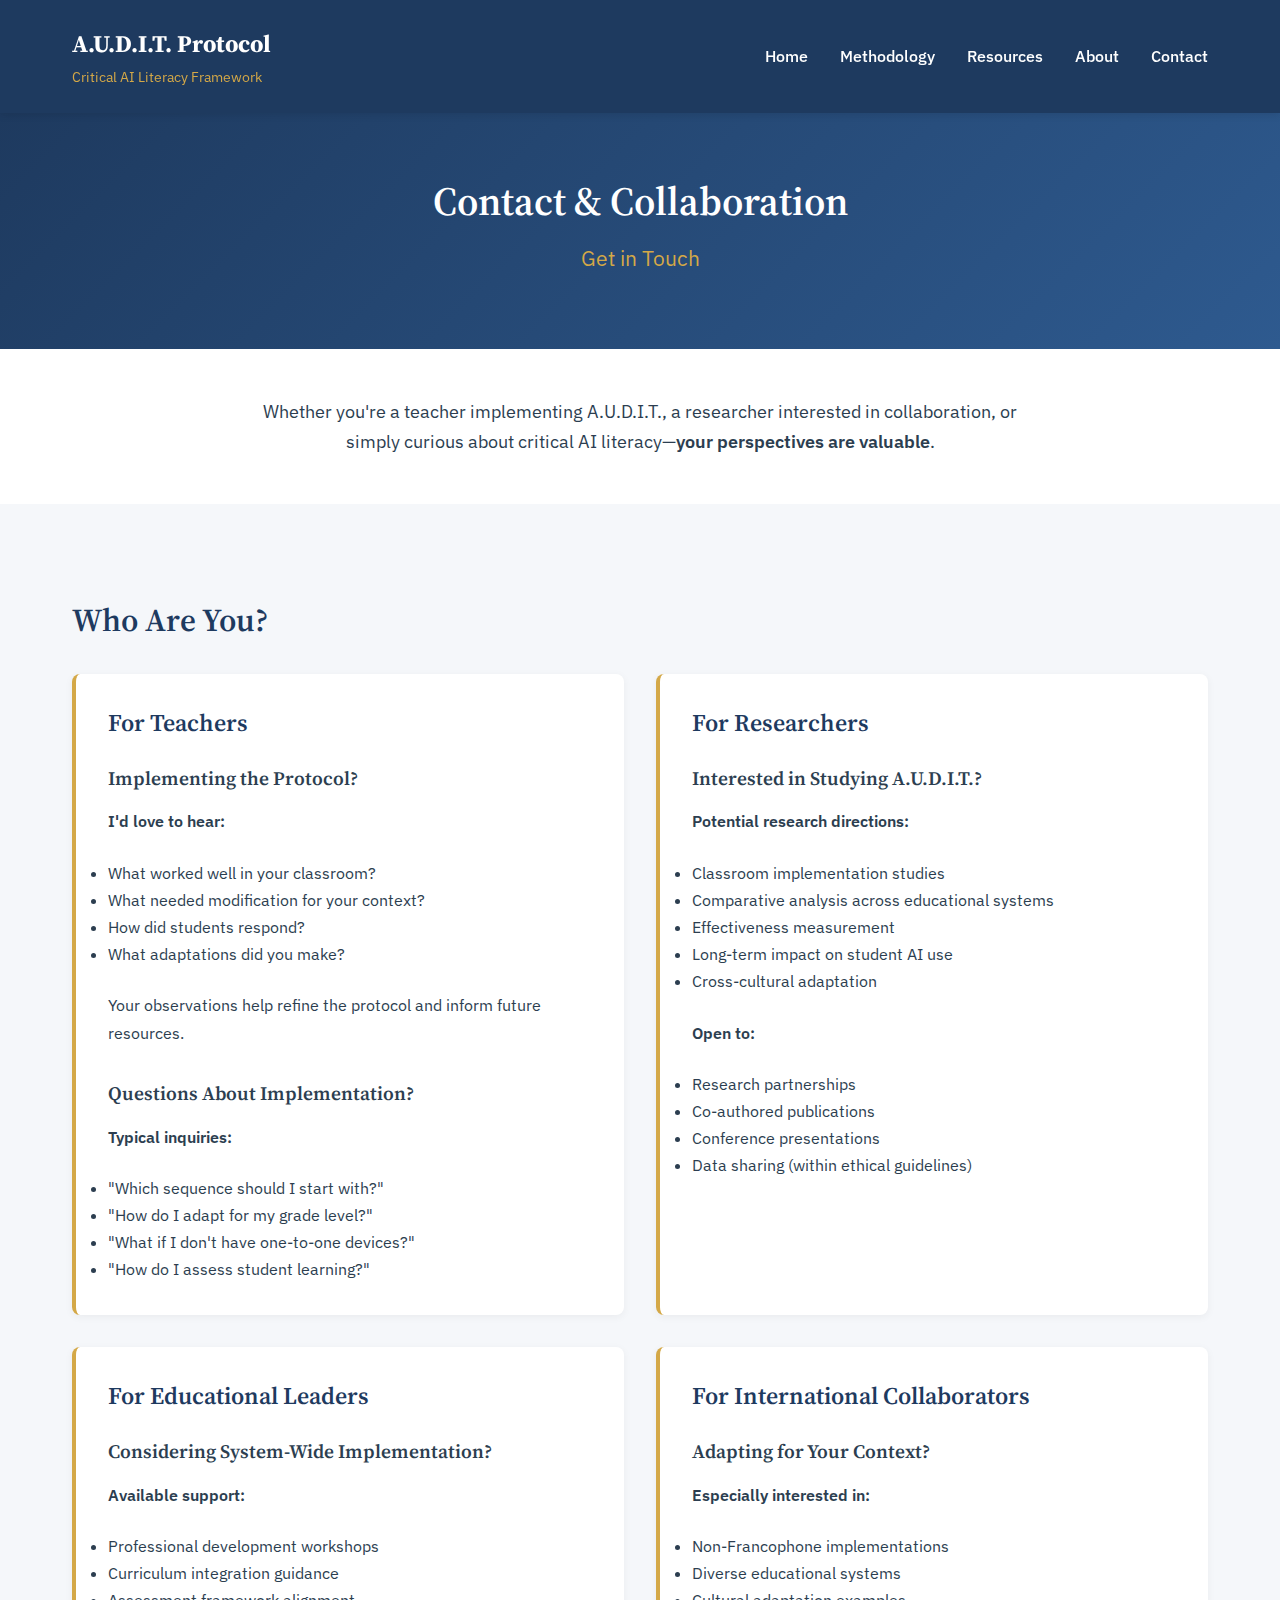
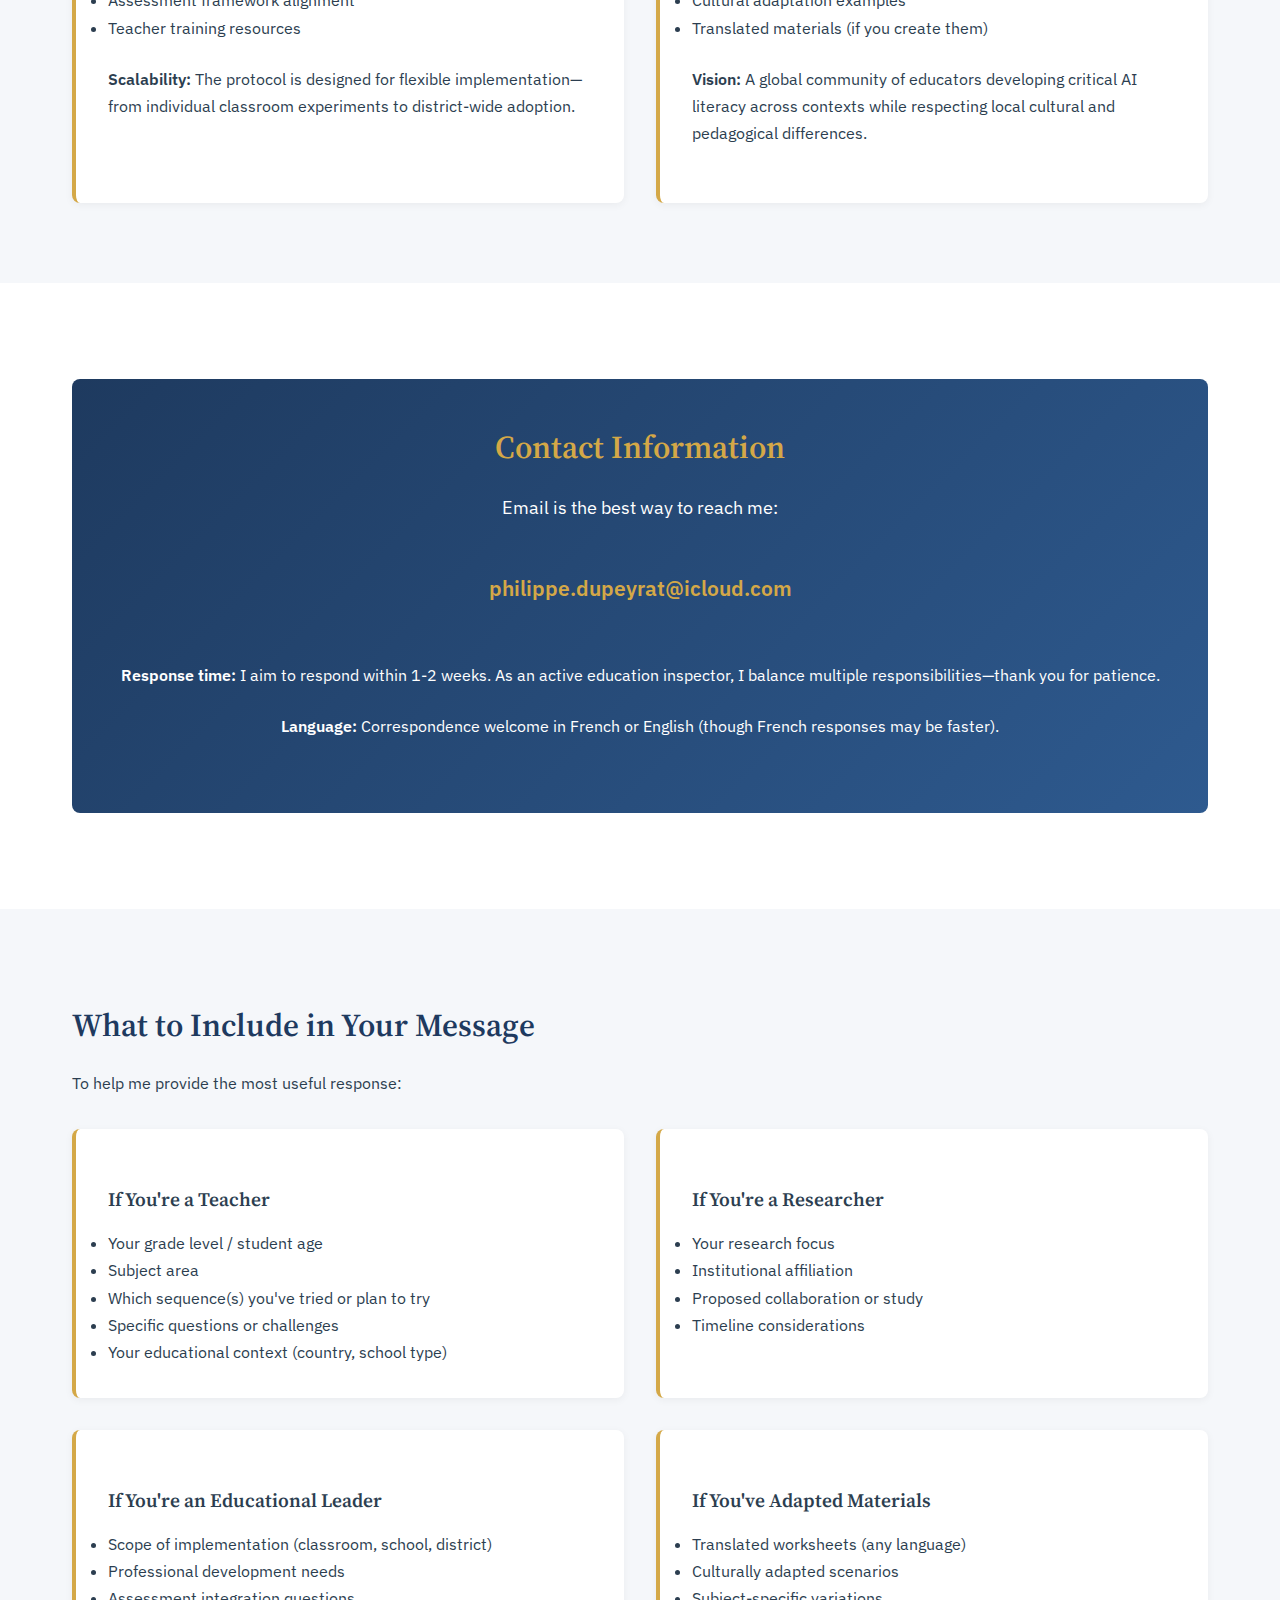
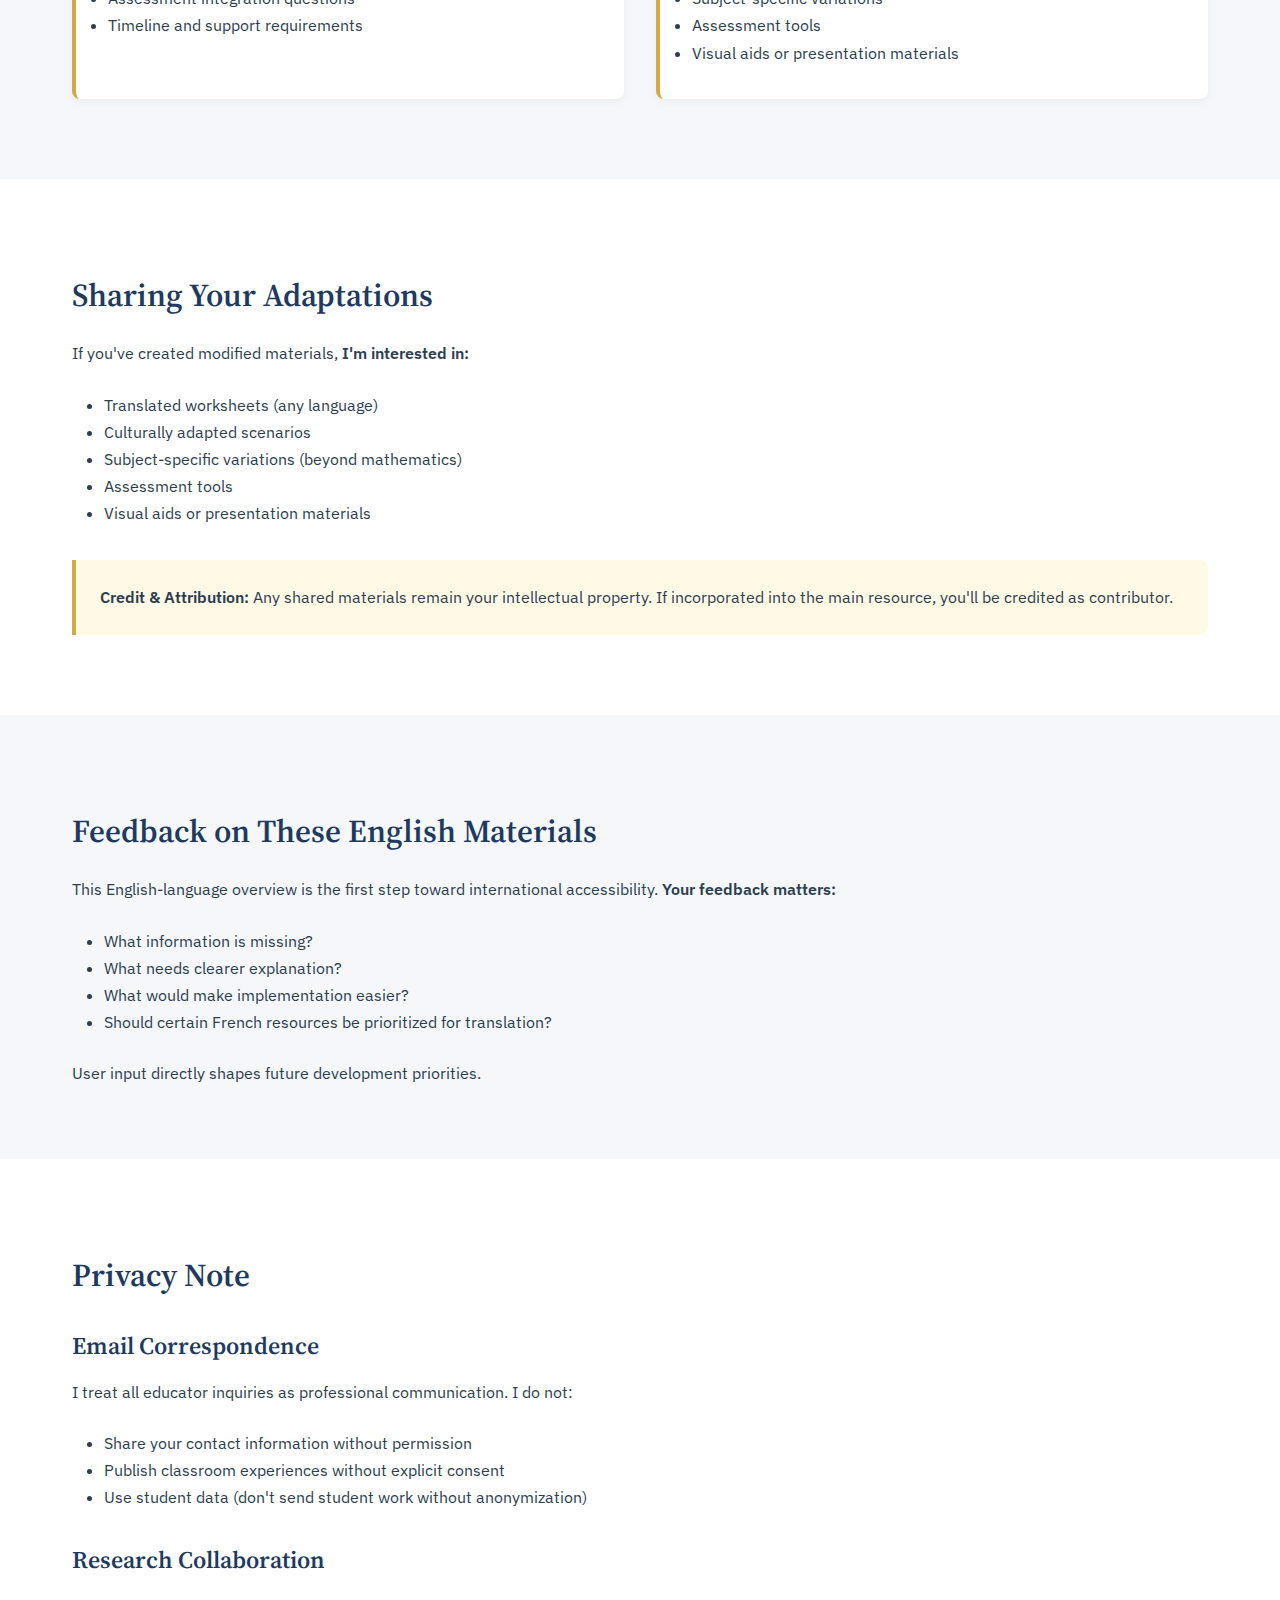
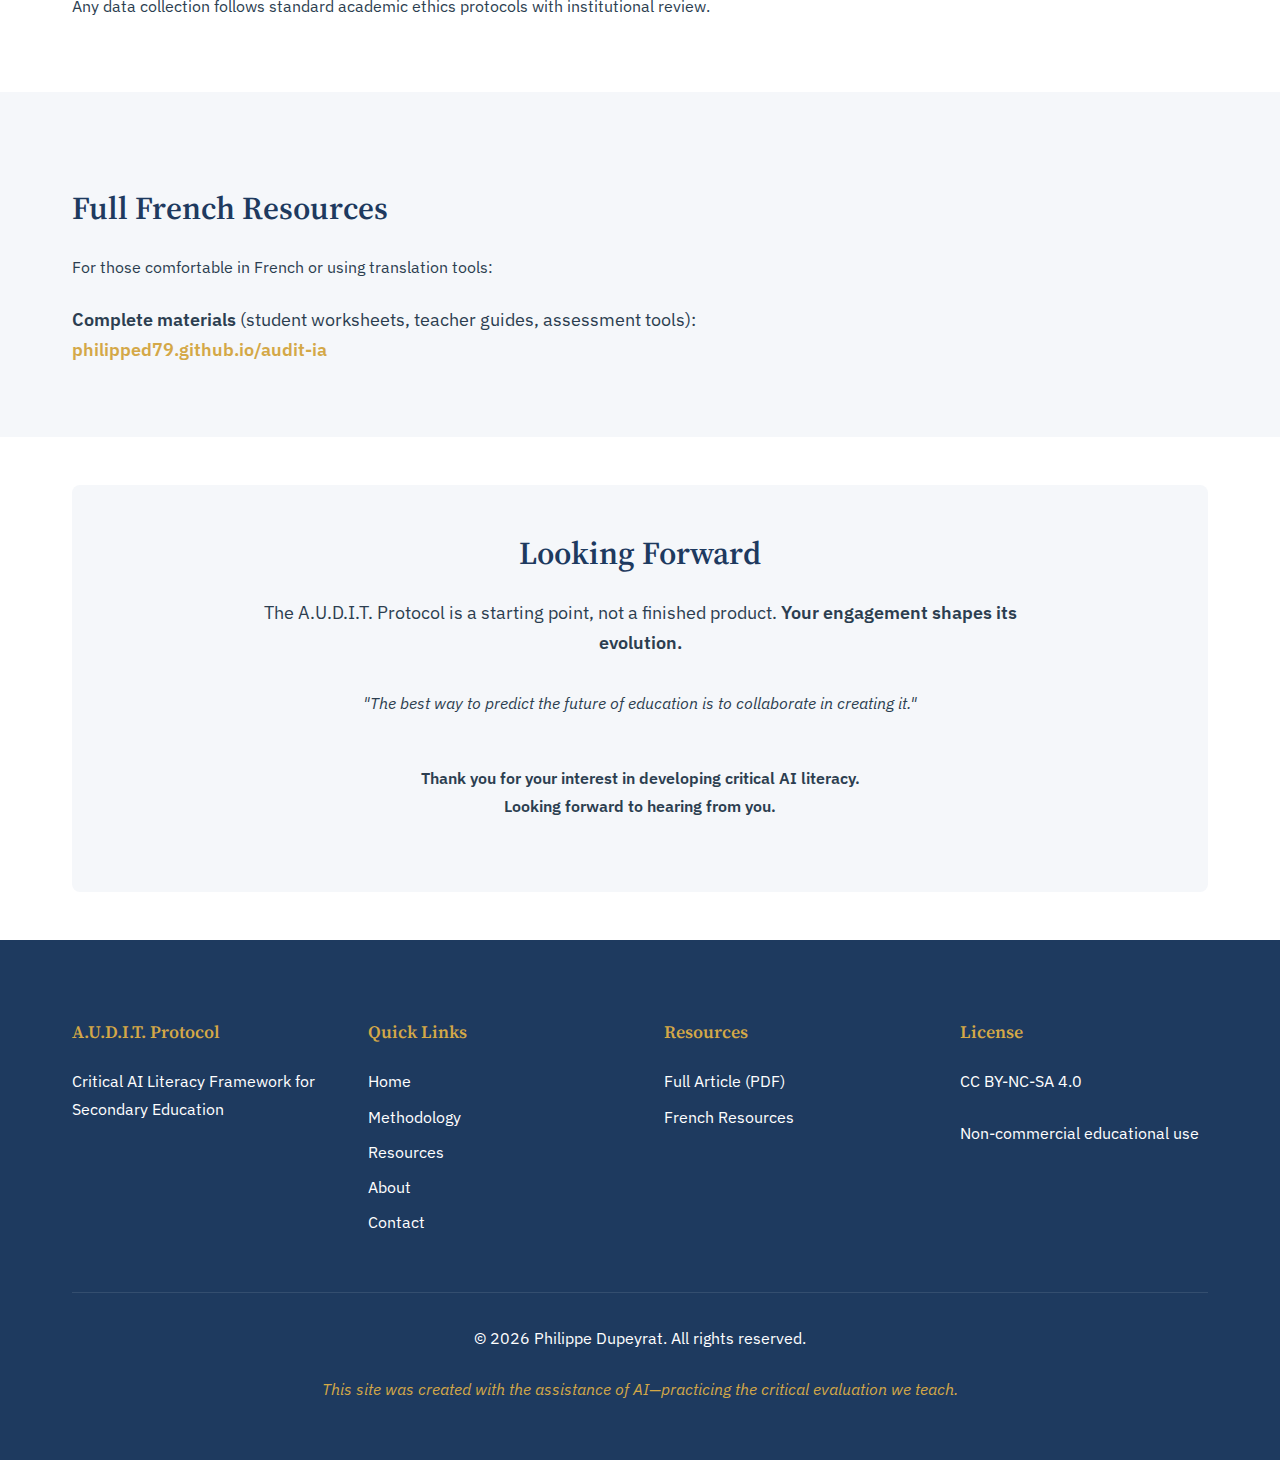
<file: contact.html>
<!DOCTYPE html>
<html lang="en">
<head>
    <meta charset="UTF-8">
    <meta name="viewport" content="width=device-width, initial-scale=1.0">
    <meta name="google-site-verification" content="IqeW7JyLDrIQaReiPsgU7a1p_0iKRF8A-2nKPkas81A" />
    <meta name="description" content="Contact Philippe Dupeyrat about A.U.D.I.T. Protocol - collaboration, questions, adaptations, and research partnerships.">
    <title>Contact - A.U.D.I.T. Protocol</title>
    
    <!-- Fonts -->
    <link rel="preconnect" href="https://fonts.googleapis.com">
    <link rel="preconnect" href="https://fonts.gstatic.com" crossorigin>
    <link href="https://fonts.googleapis.com/css2?family=Source+Serif+4:ital,opsz,wght@0,8..60,400;0,8..60,600;0,8..60,700;1,8..60,400&family=IBM+Plex+Sans:wght@400;500;600&display=swap" rel="stylesheet">
    
    <style>
        /* CSS VARIABLES */
        :root {
            --primary-dark: #1E3A5F;
            --accent-gold: #D4A847;
            --bg-white: #FFFFFF;
            --bg-light: #F5F7FA;
            --text-dark: #2C3E50;
            --text-gray: #5A6C7D;
            --border-light: #E1E8ED;
            
            --font-serif: 'Source Serif 4', Georgia, serif;
            --font-sans: 'IBM Plex Sans', -apple-system, sans-serif;
            
            --spacing-xs: 0.5rem;
            --spacing-sm: 1rem;
            --spacing-md: 1.5rem;
            --spacing-lg: 2rem;
            --spacing-xl: 3rem;
            --spacing-xxl: 4rem;
            
            --border-radius: 8px;
        }
        
        /* GLOBAL STYLES */
        * { margin: 0; padding: 0; box-sizing: border-box; }
        
        html { font-size: 16px; scroll-behavior: smooth; }
        
        body {
            font-family: var(--font-sans);
            color: var(--text-dark);
            line-height: 1.7;
            background-color: var(--bg-white);
        }        
        h1, h2, h3, h4 { font-family: var(--font-serif); font-weight: 600; }
        
        h1 { font-size: 2.5rem; line-height: 1.2; margin-bottom: var(--spacing-md); }
        h2 { font-size: 2rem; line-height: 1.3; margin: var(--spacing-xl) 0 var(--spacing-md); color: var(--primary-dark); }
        h3 { font-size: 1.5rem; line-height: 1.4; margin: var(--spacing-lg) 0 var(--spacing-sm); color: var(--primary-dark); }
        h4 { font-size: 1.2rem; line-height: 1.5; margin: var(--spacing-md) 0 var(--spacing-sm); color: var(--text-dark); }
        
        p { margin-bottom: var(--spacing-md); }
        
        a { color: var(--primary-dark); text-decoration: none; transition: color 0.3s; }
        a:hover { color: var(--accent-gold); }
        
        strong { font-weight: 600; }
        
        .container {
            max-width: 1200px;
            margin: 0 auto;
            padding: 0 var(--spacing-lg);
        }
        
        /* HEADER */
        header {
            background-color: var(--primary-dark);
            color: var(--bg-white);
            padding: var(--spacing-md) 0;
            position: sticky;
            top: 0;
            z-index: 100;
            box-shadow: 0 2px 8px rgba(0,0,0,0.1);
        }
        
        .header-content {
            display: flex;
            justify-content: space-between;
            align-items: center;
        }
        
        .logo {
            font-family: var(--font-serif);
            font-size: 1.5rem;
            font-weight: 700;
            color: var(--bg-white);
        }
        
        .tagline {
            color: var(--accent-gold);
            font-size: 0.9rem;
            font-weight: 400;
        }
        
        nav ul {
            list-style: none;
            display: flex;
            gap: var(--spacing-lg);
        }
        
        nav a {
            color: var(--bg-white);
            font-weight: 500;
            transition: color 0.3s;
        }
        
        nav a:hover { color: var(--accent-gold); }
        
        /* HERO */
        .contact-hero {
            background: linear-gradient(135deg, var(--primary-dark) 0%, #2E5A8F 100%);
            color: var(--bg-white);
            padding: var(--spacing-xxl) 0 var(--spacing-xl);
            text-align: center;
        }
        
        .contact-hero h1 {
            color: var(--bg-white);
            margin-bottom: var(--spacing-sm);
        }
        
        .contact-hero .subtitle {
            font-size: 1.3rem;
            color: var(--accent-gold);
        }
        
        /* CONTENT SECTIONS */
        .content-section {
            padding: var(--spacing-xl) 0;
        }
        
        .content-section:nth-child(even) {
            background-color: var(--bg-light);
        }
        
        /* AUDIENCE CARDS */
        .audience-grid {
            display: grid;
            grid-template-columns: repeat(2, 1fr);
            gap: var(--spacing-lg);
            margin: var(--spacing-lg) 0;
        }
        
        .audience-card {
            background: var(--bg-white);
            padding: var(--spacing-lg);
            border-radius: var(--border-radius);
            border-left: 4px solid var(--accent-gold);
            box-shadow: 0 2px 8px rgba(0,0,0,0.05);
        }
        
        .audience-card h3 {
            margin-top: 0;
            color: var(--primary-dark);
        }
        
        /* CONTACT BOX */
        .contact-box {
            background: linear-gradient(135deg, var(--primary-dark) 0%, #2E5A8F 100%);
            color: var(--bg-white);
            padding: var(--spacing-xl);
            border-radius: var(--border-radius);
            text-align: center;
            margin: var(--spacing-xl) 0;
        }
        
        .contact-box h2 {
            color: var(--accent-gold);
            margin-top: 0;
        }
        
        .email-link {
            font-size: 1.3rem;
            color: var(--accent-gold);
            font-weight: 600;
            text-decoration: none;
            display: inline-block;
            margin: var(--spacing-md) 0;
        }
        
        .email-link:hover {
            color: var(--bg-white);
        }
        
        /* INFO BOX */
        .info-box {
            background-color: #FFF9E6;
            border-left: 4px solid var(--accent-gold);
            padding: var(--spacing-md);
            margin: var(--spacing-lg) 0;
            border-radius: 0 var(--border-radius) var(--border-radius) 0;
        }
        
        /* FOOTER */
        footer {
            background-color: var(--primary-dark);
            color: var(--bg-white);
            padding: var(--spacing-xl) 0 var(--spacing-lg);
        }
        
        .footer-content {
            display: grid;
            grid-template-columns: repeat(auto-fit, minmax(200px, 1fr));
            gap: var(--spacing-xl);
            margin-bottom: var(--spacing-xl);
        }
        
        .footer-section h3 {
            color: var(--accent-gold);
            font-size: 1.1rem;
            margin-bottom: var(--spacing-md);
        }
        
        .footer-section ul { list-style: none; }
        .footer-section li { margin-bottom: 0.5rem; }
        .footer-section a { color: var(--bg-white); }
        .footer-section a:hover { color: var(--accent-gold); }
        
        .footer-bottom {
            text-align: center;
            padding-top: var(--spacing-lg);
            border-top: 1px solid rgba(255,255,255,0.1);
        }
        
        .footer-transparency-note {
            margin-top: 0.5rem;
            font-style: italic;
            color: var(--accent-gold);
        }
        
        /* RESPONSIVE */
        @media (max-width: 768px) {
            html { font-size: 14px; }
            
            nav ul {
                flex-direction: column;
                gap: var(--spacing-sm);
            }
            
            .header-content {
                flex-direction: column;
                text-align: center;
                gap: var(--spacing-md);
            }
            
            h1 { font-size: 2rem; }
            h2 { font-size: 1.7rem; }
            h3 { font-size: 1.3rem; }
            
            .audience-grid {
                grid-template-columns: 1fr;
            }
            
            .footer-content {
                grid-template-columns: 1fr;
            }
        }
    </style>
</head>
<body>    <!-- HEADER -->
    <header>
        <div class="container">
            <div class="header-content">
                <div>
                    <div class="logo">A.U.D.I.T. Protocol</div>
                    <div class="tagline">Critical AI Literacy Framework</div>
                </div>
                <nav>
                    <ul>
                        <li><a href="index.html">Home</a></li>
                        <li><a href="methodology.html">Methodology</a></li>
                        <li><a href="resources.html">Resources</a></li>
                        <li><a href="about.html">About</a></li>
                        <li><a href="contact.html">Contact</a></li>
                    </ul>
                </nav>
            </div>
        </div>
    </header>

    <!-- HERO -->
    <section class="contact-hero">
        <div class="container">
            <h1>Contact & Collaboration</h1>
            <p class="subtitle">Get in Touch</p>
        </div>
    </section>

    <!-- INTRO -->
    <section class="content-section">
        <div class="container">
            <p style="font-size: 1.1rem; text-align: center; max-width: 800px; margin: 0 auto;">Whether you're a teacher implementing A.U.D.I.T., a researcher interested in collaboration, or simply curious about critical AI literacy—<strong>your perspectives are valuable</strong>.</p>
        </div>
    </section>

    <!-- AUDIENCE CARDS -->
    <section class="content-section">
        <div class="container">
            <h2>Who Are You?</h2>
            
            <div class="audience-grid">
                <!-- TEACHERS -->
                <div class="audience-card">
                    <h3>For Teachers</h3>
                    <h4>Implementing the Protocol?</h4>
                    <p><strong>I'd love to hear:</strong></p>
                    <ul>
                        <li>What worked well in your classroom?</li>
                        <li>What needed modification for your context?</li>
                        <li>How did students respond?</li>
                        <li>What adaptations did you make?</li>
                    </ul>
                    <p style="margin-top: var(--spacing-md);">Your observations help refine the protocol and inform future resources.</p>
                    
                    <h4 style="margin-top: var(--spacing-lg);">Questions About Implementation?</h4>
                    <p><strong>Typical inquiries:</strong></p>
                    <ul>
                        <li>"Which sequence should I start with?"</li>
                        <li>"How do I adapt for my grade level?"</li>
                        <li>"What if I don't have one-to-one devices?"</li>
                        <li>"How do I assess student learning?"</li>
                    </ul>
                </div>
                
                <!-- RESEARCHERS -->
                <div class="audience-card">
                    <h3>For Researchers</h3>
                    <h4>Interested in Studying A.U.D.I.T.?</h4>
                    <p><strong>Potential research directions:</strong></p>
                    <ul>
                        <li>Classroom implementation studies</li>
                        <li>Comparative analysis across educational systems</li>
                        <li>Effectiveness measurement</li>
                        <li>Long-term impact on student AI use</li>
                        <li>Cross-cultural adaptation</li>
                    </ul>
                    
                    <p style="margin-top: var(--spacing-md);"><strong>Open to:</strong></p>
                    <ul>
                        <li>Research partnerships</li>
                        <li>Co-authored publications</li>
                        <li>Conference presentations</li>
                        <li>Data sharing (within ethical guidelines)</li>
                    </ul>
                </div>
                
                <!-- EDUCATIONAL LEADERS -->
                <div class="audience-card">
                    <h3>For Educational Leaders</h3>
                    <h4>Considering System-Wide Implementation?</h4>
                    <p><strong>Available support:</strong></p>
                    <ul>
                        <li>Professional development workshops</li>
                        <li>Curriculum integration guidance</li>
                        <li>Assessment framework alignment</li>
                        <li>Teacher training resources</li>
                    </ul>
                    
                    <p style="margin-top: var(--spacing-md);"><strong>Scalability:</strong> The protocol is designed for flexible implementation—from individual classroom experiments to district-wide adoption.</p>
                </div>
                
                <!-- INTERNATIONAL COLLABORATORS -->
                <div class="audience-card">
                    <h3>For International Collaborators</h3>
                    <h4>Adapting for Your Context?</h4>
                    <p><strong>Especially interested in:</strong></p>
                    <ul>
                        <li>Non-Francophone implementations</li>
                        <li>Diverse educational systems</li>
                        <li>Cultural adaptation examples</li>
                        <li>Translated materials (if you create them)</li>
                    </ul>
                    
                    <p style="margin-top: var(--spacing-md);"><strong>Vision:</strong> A global community of educators developing critical AI literacy across contexts while respecting local cultural and pedagogical differences.</p>
                </div>
            </div>
        </div>
    </section>

    <!-- CONTACT BOX -->
    <section class="content-section">
        <div class="container">
            <div class="contact-box">
                <h2>Contact Information</h2>
                <p style="font-size: 1.1rem; margin-bottom: var(--spacing-md);">Email is the best way to reach me:</p>
                
                <a href="#" class="email-link" id="email-link">
                    <noscript>Enable JavaScript to see email address</noscript>
                </a>
                
                <script>
                (function() {
                    var parts = ['philippe.dupeyrat', 'icloud.com'];
                    var email = parts[0] + '@' + parts[1];
                    var link = document.getElementById('email-link');
                    link.href = 'mailto:' + email;
                    link.textContent = email;
                })();
                </script>
                
                <p style="margin-top: var(--spacing-lg);"><strong>Response time:</strong> I aim to respond within 1-2 weeks. As an active education inspector, I balance multiple responsibilities—thank you for patience.</p>
                
                <p><strong>Language:</strong> Correspondence welcome in French or English (though French responses may be faster).</p>
            </div>
        </div>
    </section>

    <!-- WHAT TO INCLUDE -->
    <section class="content-section">
        <div class="container">
            <h2>What to Include in Your Message</h2>
            <p>To help me provide the most useful response:</p>
            
            <div class="audience-grid">
                <div class="audience-card">
                    <h4>If You're a Teacher</h4>
                    <ul>
                        <li>Your grade level / student age</li>
                        <li>Subject area</li>
                        <li>Which sequence(s) you've tried or plan to try</li>
                        <li>Specific questions or challenges</li>
                        <li>Your educational context (country, school type)</li>
                    </ul>
                </div>
                
                <div class="audience-card">
                    <h4>If You're a Researcher</h4>
                    <ul>
                        <li>Your research focus</li>
                        <li>Institutional affiliation</li>
                        <li>Proposed collaboration or study</li>
                        <li>Timeline considerations</li>
                    </ul>
                </div>
                
                <div class="audience-card">
                    <h4>If You're an Educational Leader</h4>
                    <ul>
                        <li>Scope of implementation (classroom, school, district)</li>
                        <li>Professional development needs</li>
                        <li>Assessment integration questions</li>
                        <li>Timeline and support requirements</li>
                    </ul>
                </div>
                
                <div class="audience-card">
                    <h4>If You've Adapted Materials</h4>
                    <ul>
                        <li>Translated worksheets (any language)</li>
                        <li>Culturally adapted scenarios</li>
                        <li>Subject-specific variations</li>
                        <li>Assessment tools</li>
                        <li>Visual aids or presentation materials</li>
                    </ul>
                </div>
            </div>
        </div>
    </section>

    <!-- SHARING ADAPTATIONS -->
    <section class="content-section">
        <div class="container">
            <h2>Sharing Your Adaptations</h2>
            <p>If you've created modified materials, <strong>I'm interested in:</strong></p>
            <ul style="margin-left: var(--spacing-lg);">
                <li>Translated worksheets (any language)</li>
                <li>Culturally adapted scenarios</li>
                <li>Subject-specific variations (beyond mathematics)</li>
                <li>Assessment tools</li>
                <li>Visual aids or presentation materials</li>
            </ul>
            
            <div class="info-box" style="margin-top: var(--spacing-lg);">
                <strong>Credit & Attribution:</strong> Any shared materials remain your intellectual property. If incorporated into the main resource, you'll be credited as contributor.
            </div>
        </div>
    </section>

    <!-- FEEDBACK ON MATERIALS -->
    <section class="content-section">
        <div class="container">
            <h2>Feedback on These English Materials</h2>
            <p>This English-language overview is the first step toward international accessibility. <strong>Your feedback matters:</strong></p>
            <ul style="margin-left: var(--spacing-lg);">
                <li>What information is missing?</li>
                <li>What needs clearer explanation?</li>
                <li>What would make implementation easier?</li>
                <li>Should certain French resources be prioritized for translation?</li>
            </ul>
            
            <p style="margin-top: var(--spacing-md);">User input directly shapes future development priorities.</p>
        </div>
    </section>

    <!-- PRIVACY NOTE -->
    <section class="content-section">
        <div class="container">
            <h2>Privacy Note</h2>
            
            <h3>Email Correspondence</h3>
            <p>I treat all educator inquiries as professional communication. I do not:</p>
            <ul style="margin-left: var(--spacing-lg);">
                <li>Share your contact information without permission</li>
                <li>Publish classroom experiences without explicit consent</li>
                <li>Use student data (don't send student work without anonymization)</li>
            </ul>
            
            <h3>Research Collaboration</h3>
            <p>Any data collection follows standard academic ethics protocols with institutional review.</p>
        </div>
    </section>

    <!-- FRENCH RESOURCES LINK -->
    <section class="content-section">
        <div class="container">
            <h2>Full French Resources</h2>
            <p>For those comfortable in French or using translation tools:</p>
            <p style="font-size: 1.1rem; margin-top: var(--spacing-md);"><strong>Complete materials</strong> (student worksheets, teacher guides, assessment tools):<br>
            <a href="https://philipped79.github.io/audit-ia" target="_blank" style="color: var(--accent-gold); font-weight: 600;">philipped79.github.io/audit-ia</a></p>
        </div>
    </section>

    <!-- FINAL THOUGHT -->
    <section class="content-section">
        <div class="container">
            <div style="background: var(--bg-light); padding: var(--spacing-xl); border-radius: var(--border-radius); text-align: center;">
                <h2 style="margin-top: 0;">Looking Forward</h2>
                <p style="font-size: 1.1rem; max-width: 800px; margin: 0 auto;">The A.U.D.I.T. Protocol is a starting point, not a finished product. <strong>Your engagement shapes its evolution.</strong></p>
                
                <p style="margin-top: var(--spacing-lg); font-style: italic;">"The best way to predict the future of education is to collaborate in creating it."</p>
                
                <p style="margin-top: var(--spacing-xl); font-weight: 600;">Thank you for your interest in developing critical AI literacy.<br>Looking forward to hearing from you.</p>
            </div>
        </div>
    </section>

    <!-- FOOTER -->
    <footer>
        <div class="container">
            <div class="footer-content">
                <div class="footer-section">
                    <h3>A.U.D.I.T. Protocol</h3>
                    <p>Critical AI Literacy Framework for Secondary Education</p>
                </div>
                
                <div class="footer-section">
                    <h3>Quick Links</h3>
                    <ul>
                        <li><a href="index.html">Home</a></li>
                        <li><a href="methodology.html">Methodology</a></li>
                        <li><a href="resources.html">Resources</a></li>
                        <li><a href="about.html">About</a></li>
                        <li><a href="contact.html">Contact</a></li>
                    </ul>
                </div>
                
                <div class="footer-section">
                    <h3>Resources</h3>
                    <ul>
                        <li><a href="The_Columbo_Teacher_Full_Article.pdf" download>Full Article (PDF)</a></li>
                        <li><a href="https://philipped79.github.io/audit-ia" target="_blank">French Resources</a></li>
                    </ul>
                </div>
                
                <div class="footer-section">
                    <h3>License</h3>
                    <p>CC BY-NC-SA 4.0</p>
                    <p>Non-commercial educational use</p>
                </div>
            </div>
            
            <div class="footer-bottom">
                <p>&copy; 2026 Philippe Dupeyrat. All rights reserved.</p>
                <p class="footer-transparency-note">This site was created with the assistance of AI—practicing the critical evaluation we teach.</p>
            </div>
        </div>
    </footer>
</body>
</html>
</file>
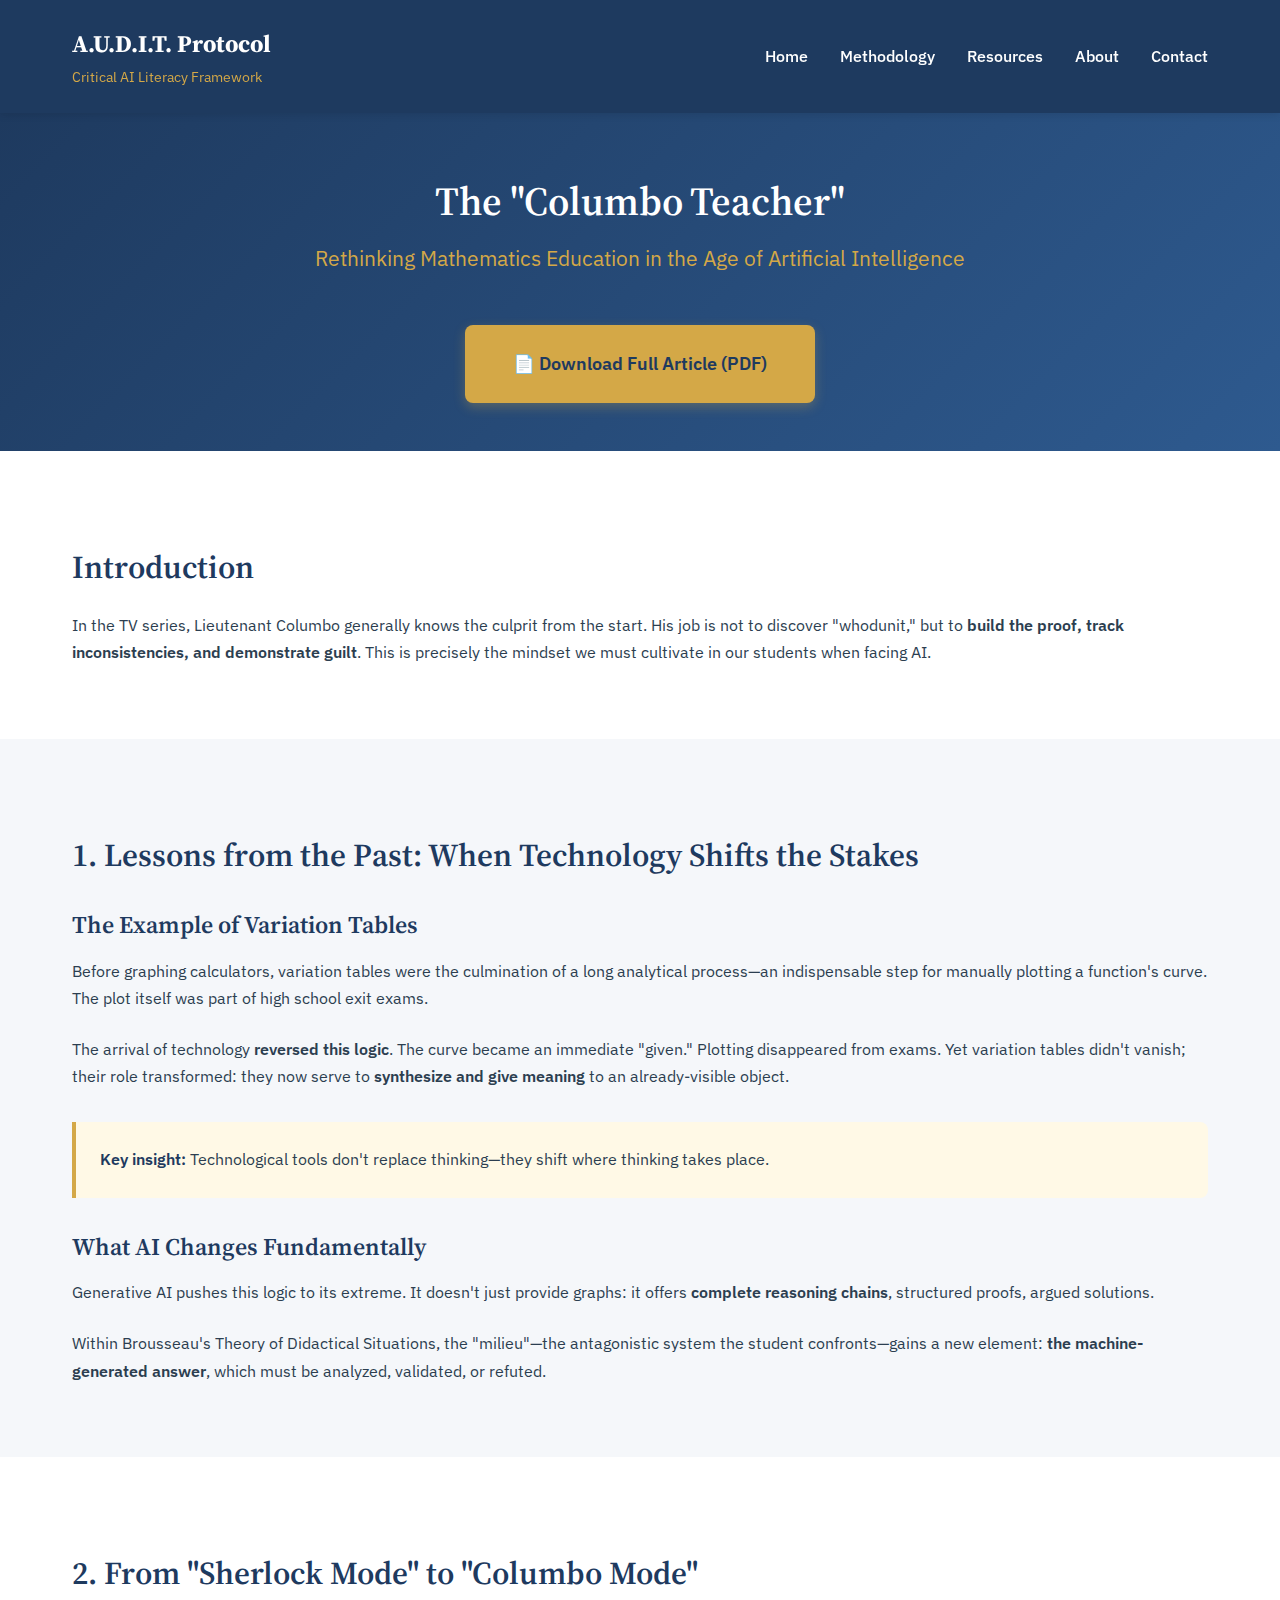
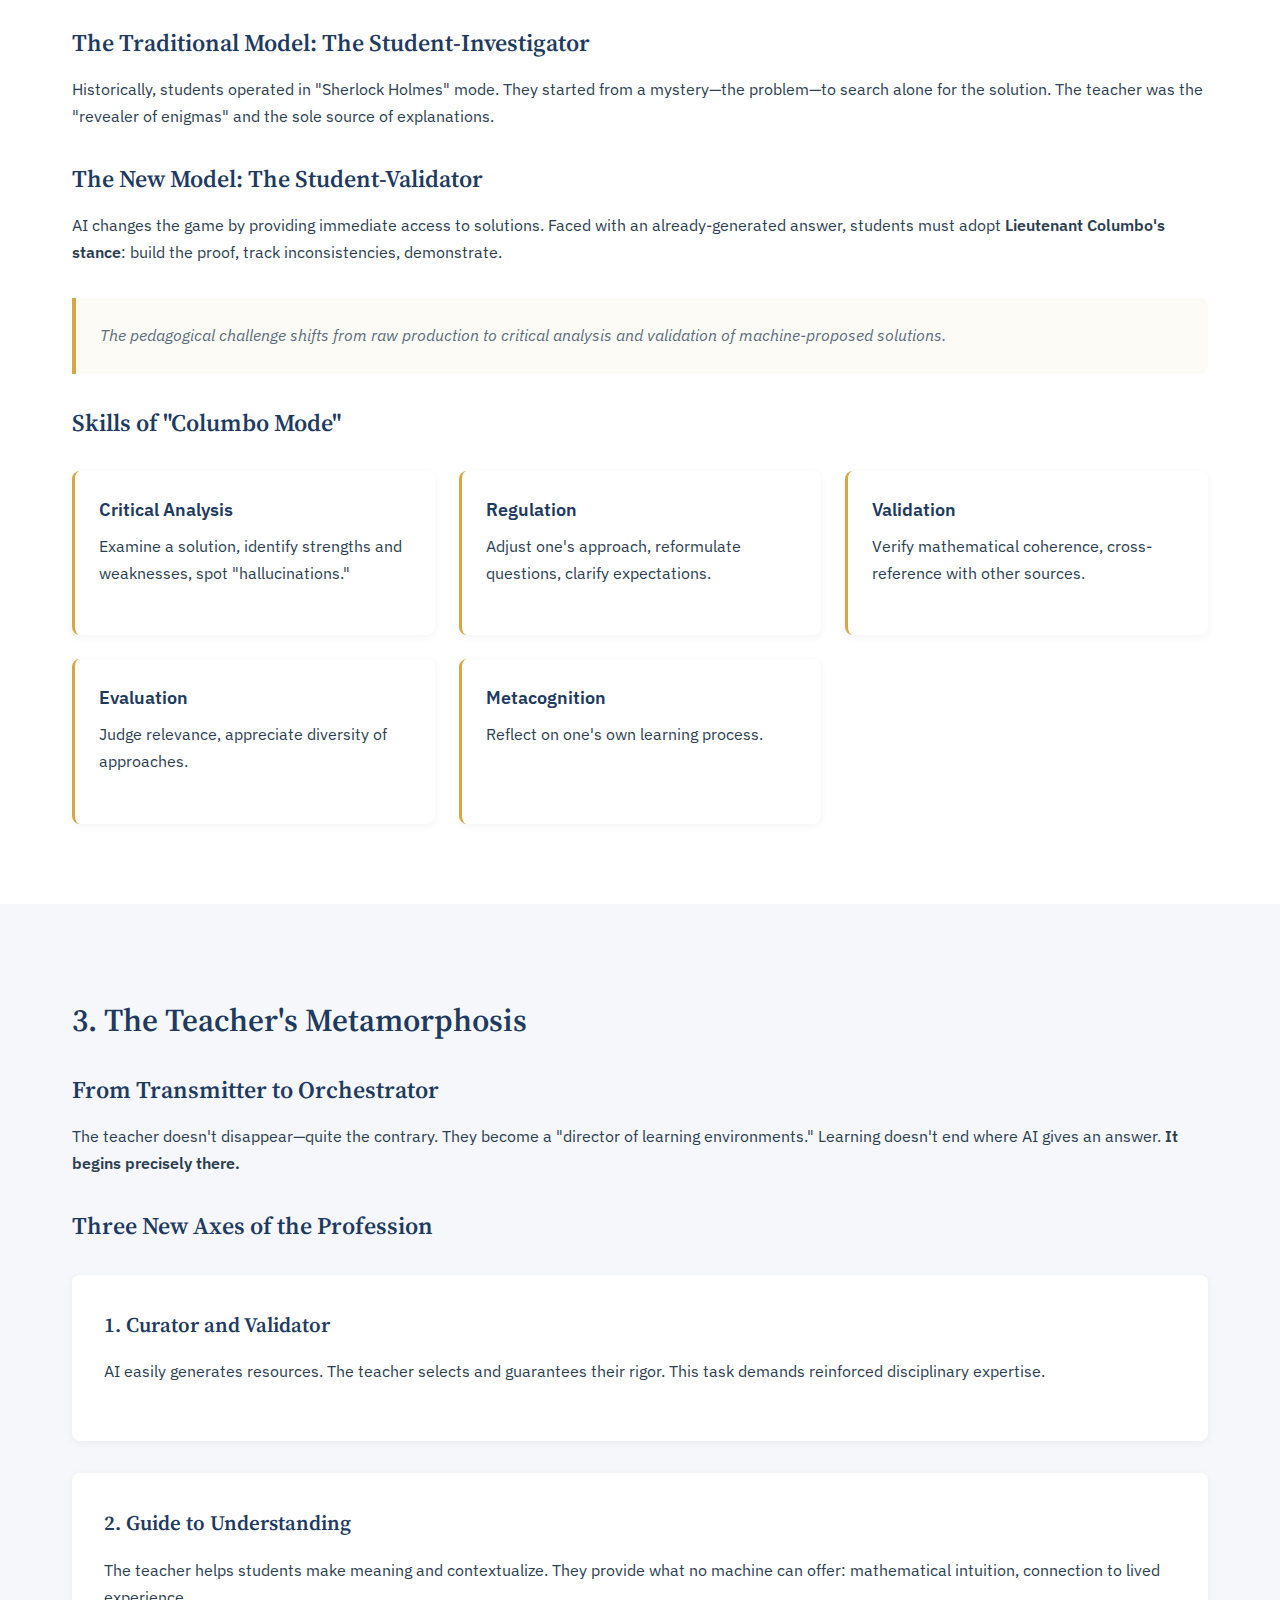
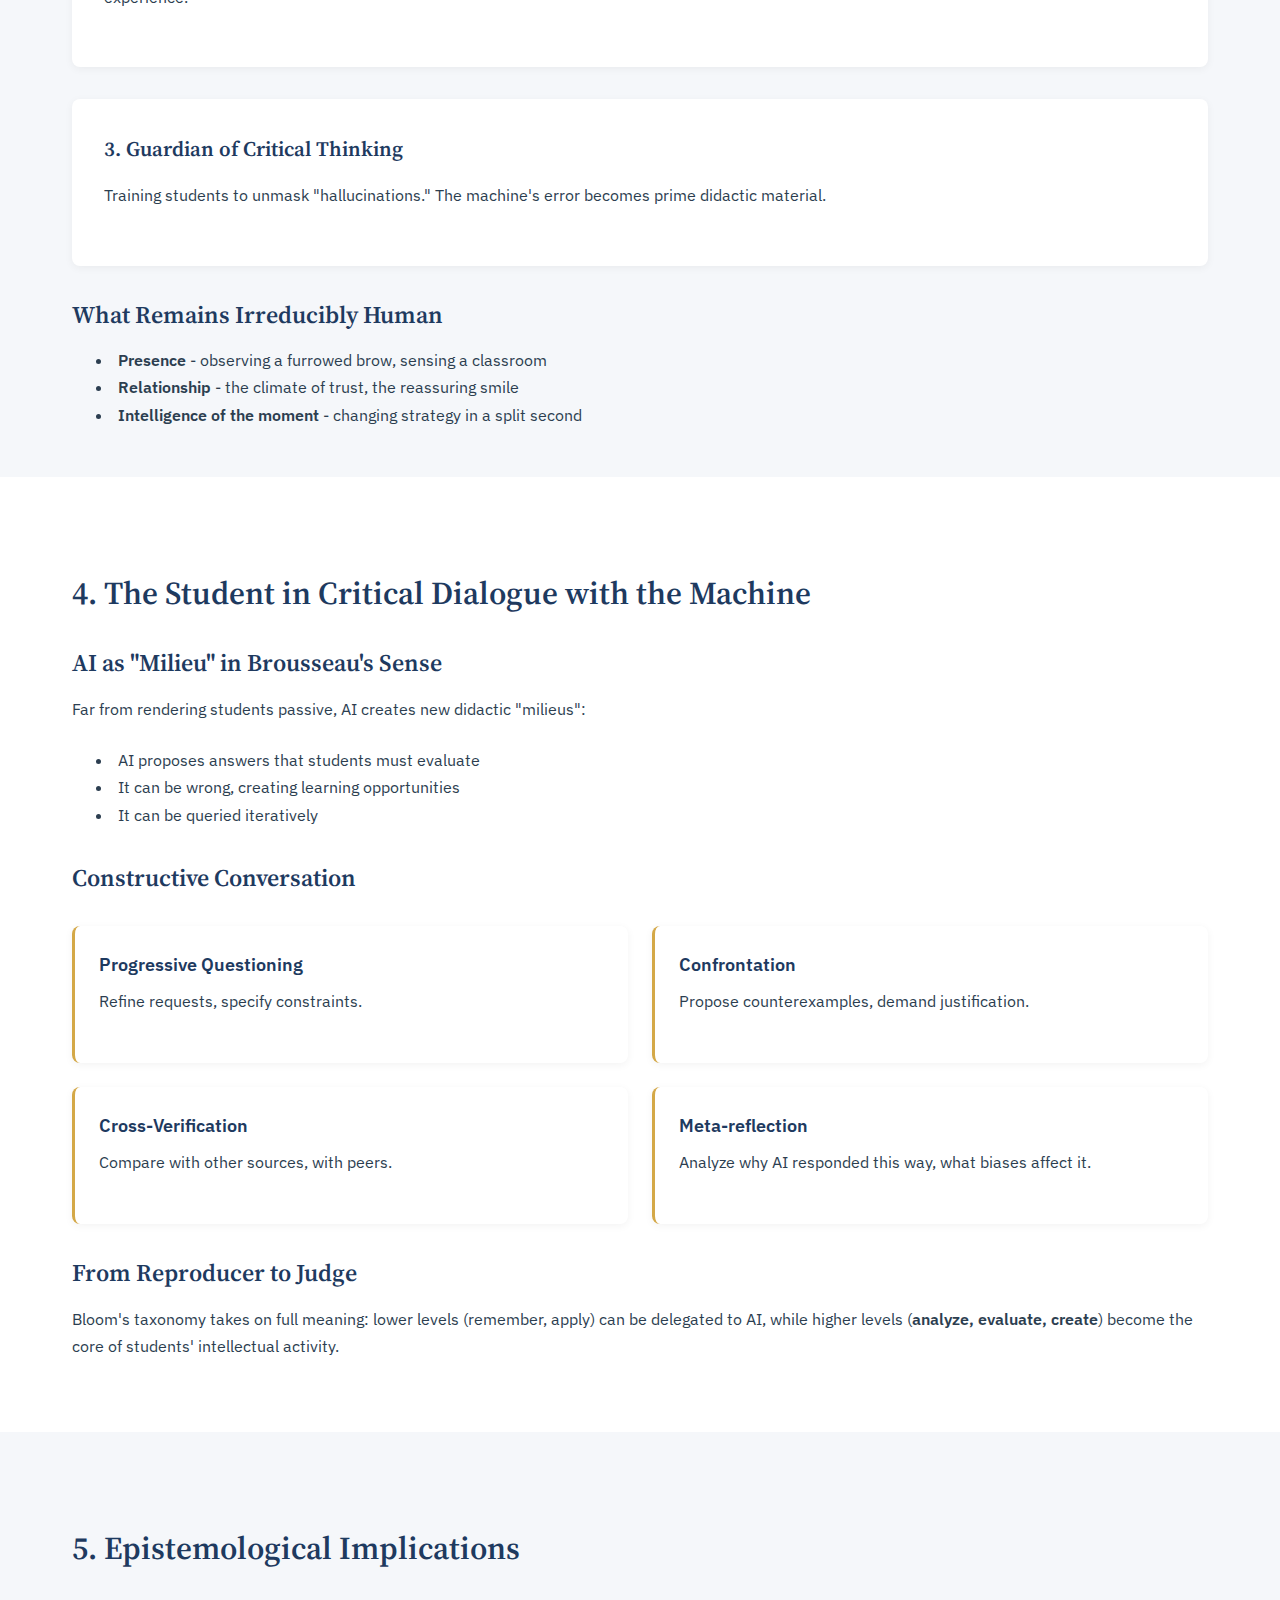
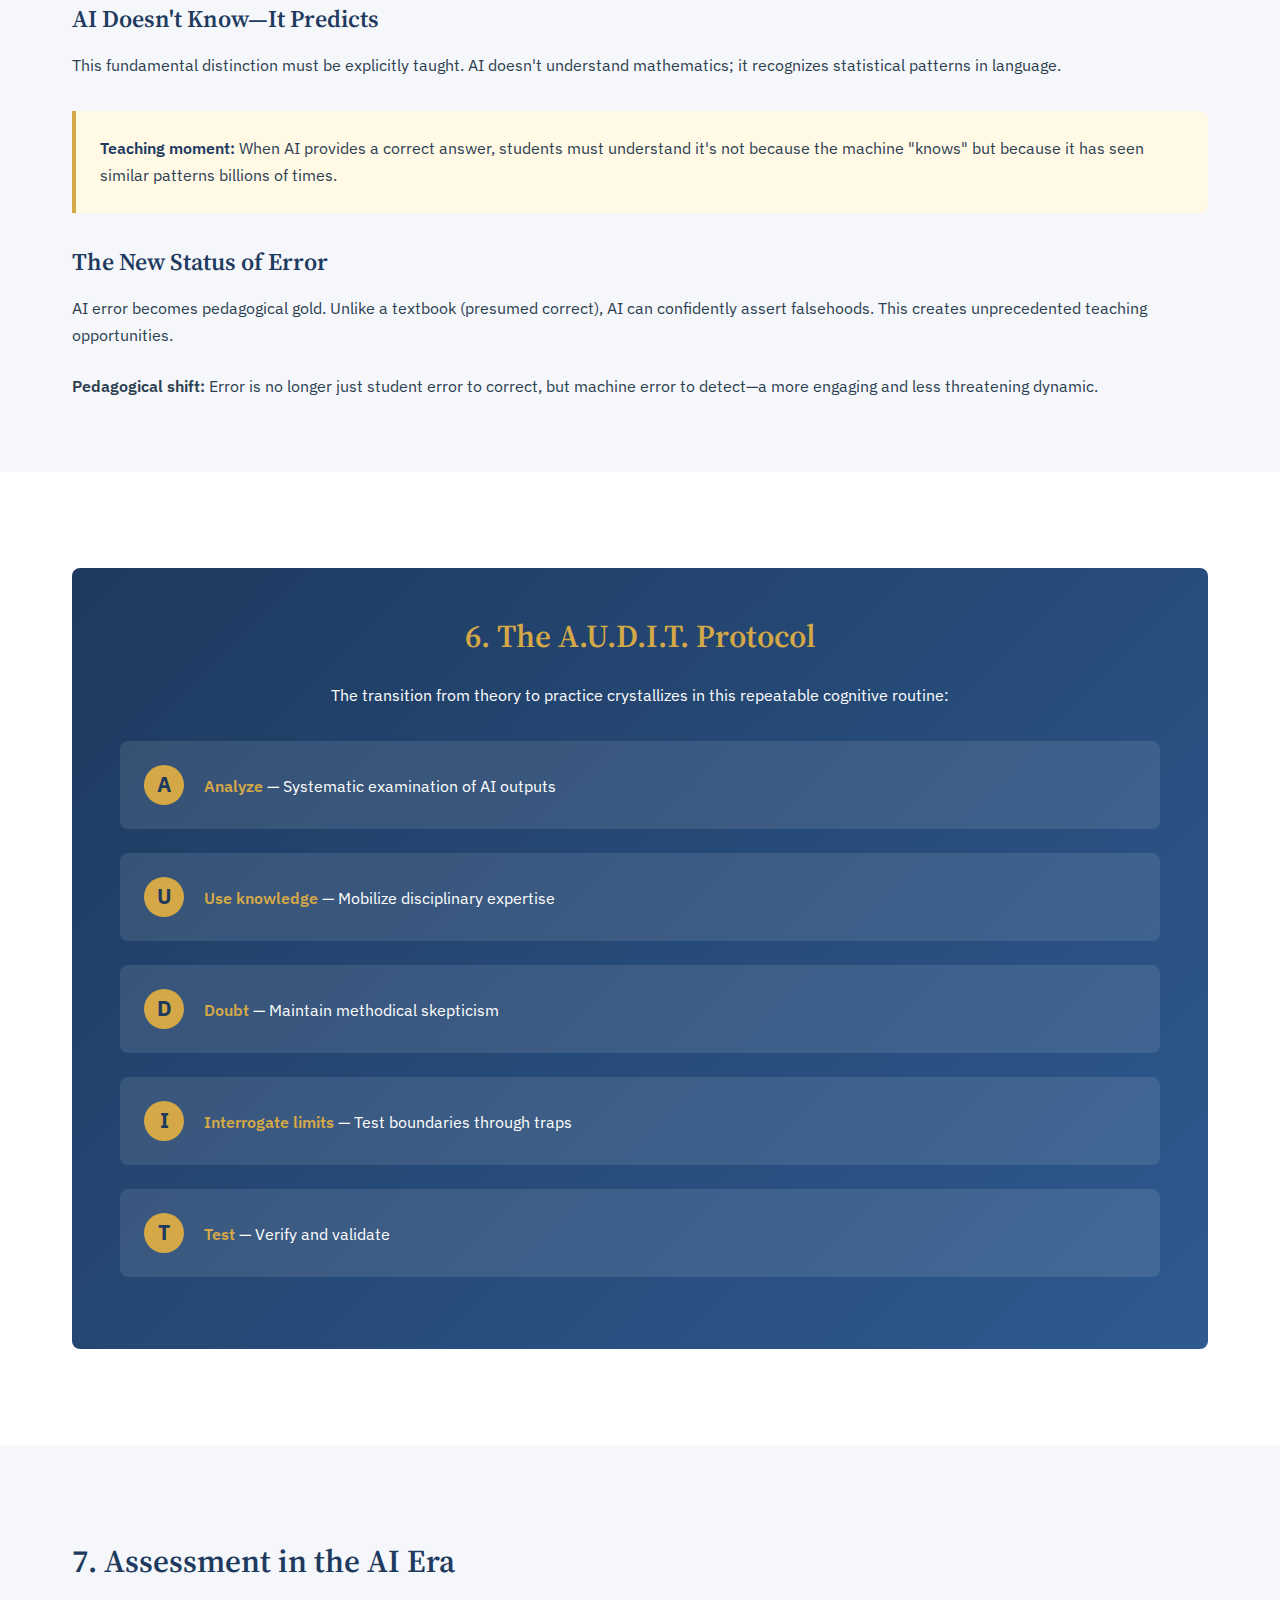
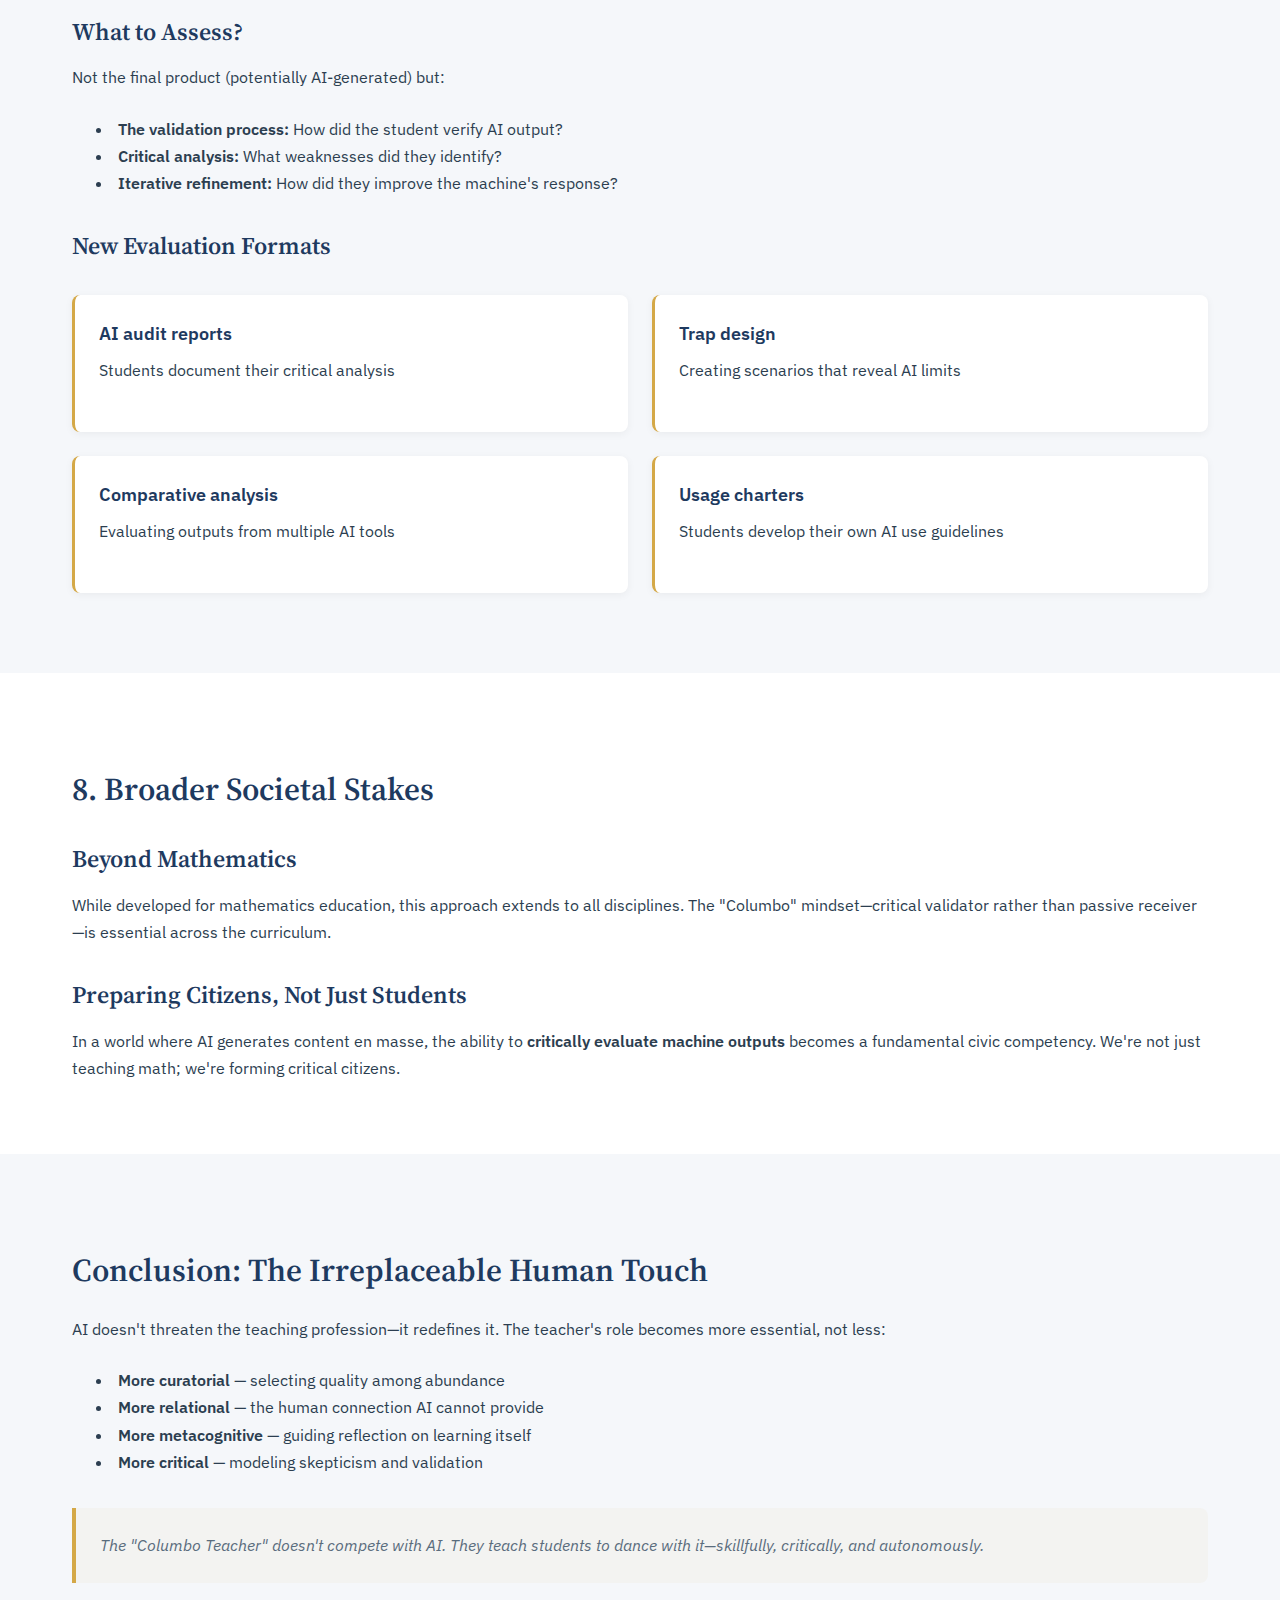
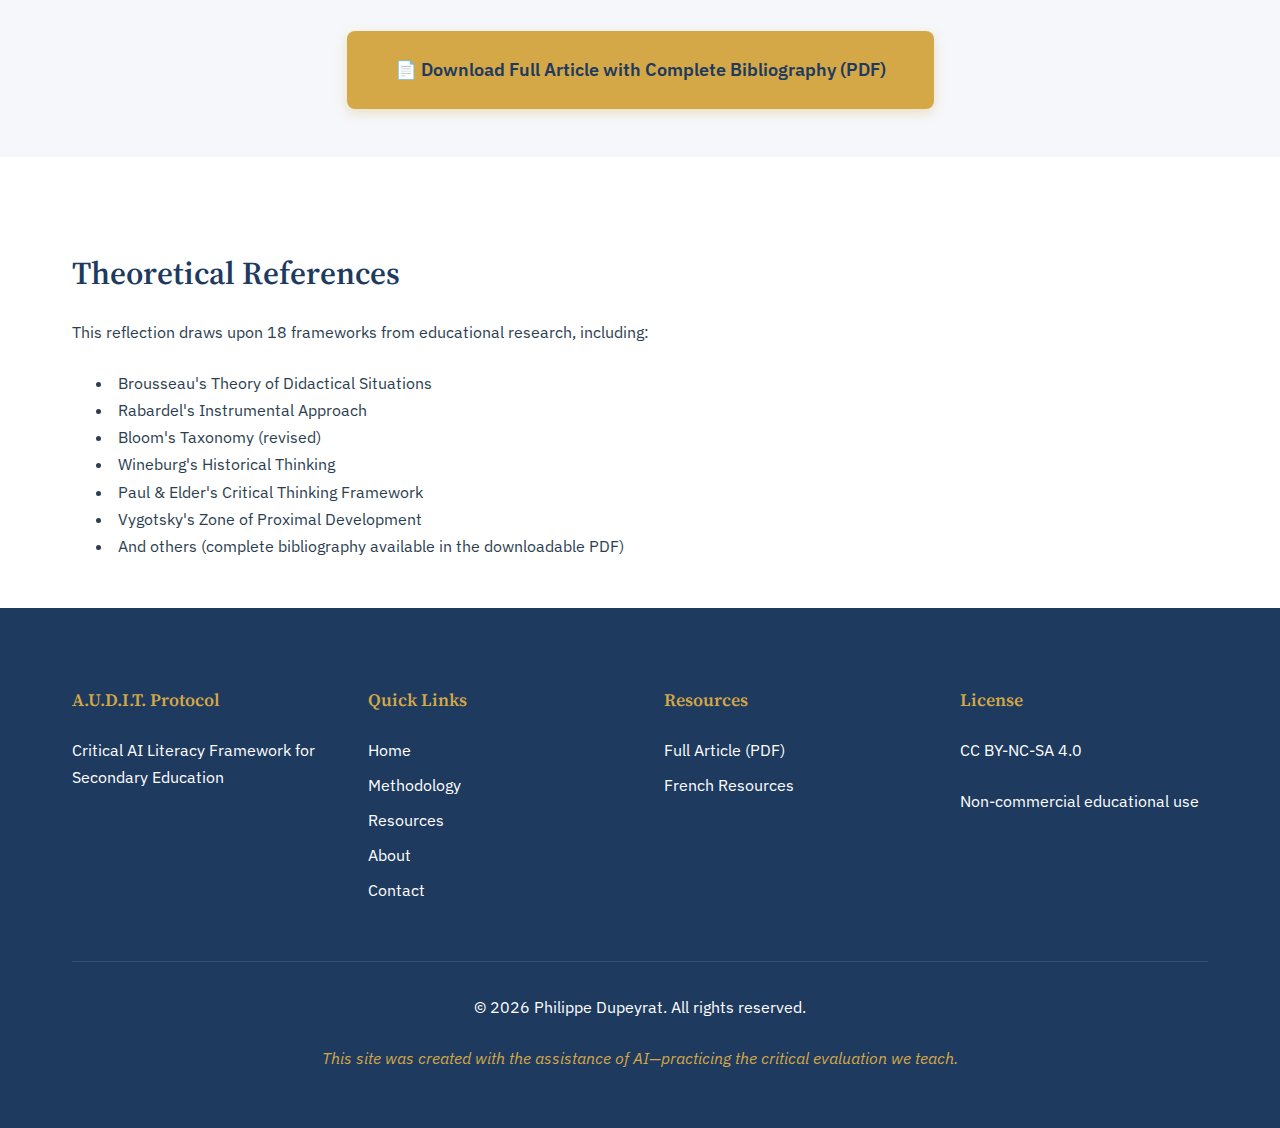
<file: methodology.html>
<!DOCTYPE html>
<html lang="en">
<head>
    <meta charset="UTF-8">
    <meta name="viewport" content="width=device-width, initial-scale=1.0">
    <meta name="google-site-verification" content="IqeW7JyLDrIQaReiPsgU7a1p_0iKRF8A-2nKPkas81A" />
    
    <!-- SEO Meta Tags -->
    <meta name="description" content="The Columbo Teacher methodology - rethinking mathematics education in the age of AI. From Sherlock Holmes to Lieutenant Columbo: students as critical validators.">
    <meta name="keywords" content="Columbo teacher, AI education methodology, critical thinking pedagogy, AI validation, student-centered learning, educational framework AI, teaching with AI">
    <meta name="author" content="Philippe Dupeyrat">
    <meta name="robots" content="index, follow">
    
    <!-- Open Graph Meta Tags -->
    <meta property="og:title" content="The Columbo Teacher Methodology - A.U.D.I.T. Protocol">
    <meta property="og:description" content="From detective to validator: How the Columbo archetype transforms AI education by making students critical evaluators rather than passive consumers">
    <meta property="og:url" content="https://philipped79.github.io/critical-thinking-ai/methodology.html">
    <meta property="og:type" content="article">
    
    <title>Methodology - A.U.D.I.T. Protocol</title>
    
    <!-- Fonts -->
    <link rel="preconnect" href="https://fonts.googleapis.com">
    <link rel="preconnect" href="https://fonts.gstatic.com" crossorigin>
    <link href="https://fonts.googleapis.com/css2?family=Source+Serif+4:ital,opsz,wght@0,8..60,400;0,8..60,600;0,8..60,700;1,8..60,400&family=IBM+Plex+Sans:wght@400;500;600&display=swap" rel="stylesheet">
    
    <style>
        /* CSS VARIABLES */
        :root {
            --primary-dark: #1E3A5F;
            --accent-gold: #D4A847;
            --bg-white: #FFFFFF;
            --bg-light: #F5F7FA;
            --text-dark: #2C3E50;
            --text-gray: #5A6C7D;
            --border-light: #E1E8ED;
            
            --font-serif: 'Source Serif 4', Georgia, serif;
            --font-sans: 'IBM Plex Sans', -apple-system, sans-serif;
            
            --spacing-xs: 0.5rem;
            --spacing-sm: 1rem;
            --spacing-md: 1.5rem;
            --spacing-lg: 2rem;
            --spacing-xl: 3rem;
            --spacing-xxl: 4rem;
            
            --border-radius: 8px;
        }
        
        /* GLOBAL STYLES */
        * { margin: 0; padding: 0; box-sizing: border-box; }
        
        html { font-size: 16px; scroll-behavior: smooth; }
        
        body {
            font-family: var(--font-sans);
            color: var(--text-dark);
            line-height: 1.7;
            background-color: var(--bg-white);
        }
        
        h1, h2, h3, h4 { font-family: var(--font-serif); font-weight: 600; }
        
        h1 { font-size: 2.5rem; line-height: 1.2; margin-bottom: var(--spacing-md); }
        h2 { font-size: 2rem; line-height: 1.3; margin: var(--spacing-xl) 0 var(--spacing-md); color: var(--primary-dark); }
        h3 { font-size: 1.5rem; line-height: 1.4; margin: var(--spacing-lg) 0 var(--spacing-sm); color: var(--primary-dark); }
        
        p { margin-bottom: var(--spacing-md); }
        
        a { color: var(--primary-dark); text-decoration: none; transition: color 0.3s; }
        a:hover { color: var(--accent-gold); }
        
        strong { font-weight: 600; }
        em { font-style: italic; }
        
        .container {
            max-width: 1200px;
            margin: 0 auto;
            padding: 0 var(--spacing-lg);
        }
        
        /* HEADER */
        header {
            background-color: var(--primary-dark);
            color: var(--bg-white);
            padding: var(--spacing-md) 0;
            position: sticky;
            top: 0;
            z-index: 100;
            box-shadow: 0 2px 8px rgba(0,0,0,0.1);
        }
        
        .header-content {
            display: flex;
            justify-content: space-between;
            align-items: center;
        }
        
        .logo {
            font-family: var(--font-serif);
            font-size: 1.5rem;
            font-weight: 700;
            color: var(--bg-white);
        }
        
        .tagline {
            color: var(--accent-gold);
            font-size: 0.9rem;
            font-weight: 400;
        }
        
        nav ul {
            list-style: none;
            display: flex;
            gap: var(--spacing-lg);
        }
        
        nav a {
            color: var(--bg-white);
            font-weight: 500;
            transition: color 0.3s;
        }
        
        nav a:hover {
            color: var(--accent-gold);
        }
        
        /* METHODOLOGY HERO */
        .methodology-hero {
            background: linear-gradient(135deg, var(--primary-dark) 0%, #2E5A8F 100%);
            color: var(--bg-white);
            padding: var(--spacing-xxl) 0 var(--spacing-xl);
            text-align: center;
        }
        
        .methodology-hero h1 {
            color: var(--bg-white);
            margin-bottom: var(--spacing-sm);
        }
        
        .methodology-hero .subtitle {
            font-size: 1.3rem;
            color: var(--accent-gold);
            margin-bottom: var(--spacing-xl);
        }
        
        /* DOWNLOAD CTA */
        .download-cta {
            background-color: var(--accent-gold);
            color: var(--primary-dark);
            padding: var(--spacing-md) var(--spacing-xl);
            border-radius: var(--border-radius);
            font-size: 1.1rem;
            font-weight: 600;
            display: inline-flex;
            align-items: center;
            gap: var(--spacing-sm);
            transition: all 0.3s;
            box-shadow: 0 4px 12px rgba(212, 168, 71, 0.3);
        }
        
        .download-cta:hover {
            background-color: #c49635;
            transform: translateY(-2px);
            box-shadow: 0 6px 16px rgba(212, 168, 71, 0.4);
            color: var(--primary-dark);
        }
        
        /* CONTENT SECTIONS */
        .content-section {
            padding: var(--spacing-xl) 0;
        }
        
        .content-section:nth-child(even) {
            background-color: var(--bg-light);
        }
        
        /* BLOCKQUOTE */
        blockquote {
            border-left: 4px solid var(--accent-gold);
            padding-left: var(--spacing-md);
            margin: var(--spacing-lg) 0;
            font-style: italic;
            color: var(--text-gray);
            background-color: rgba(212, 168, 71, 0.05);
            padding: var(--spacing-md);
            border-radius: 0 var(--border-radius) var(--border-radius) 0;
        }
        
        /* KEY INSIGHT BOX */
        .key-insight {
            background-color: #FFF9E6;
            border-left: 4px solid var(--accent-gold);
            padding: var(--spacing-md);
            margin: var(--spacing-lg) 0;
            border-radius: 0 var(--border-radius) var(--border-radius) 0;
        }
        
        .key-insight strong {
            color: var(--primary-dark);
        }
        
        /* SKILL CARDS */
        .skills-grid {
            display: grid;
            grid-template-columns: repeat(auto-fit, minmax(280px, 1fr));
            gap: var(--spacing-md);
            margin: var(--spacing-lg) 0;
        }
        
        /* SKILL CARDS - 4 ITEMS (2x2 LAYOUT) */
        .skills-grid-4 {
            display: grid;
            grid-template-columns: repeat(2, 1fr);
            gap: var(--spacing-md);
            margin: var(--spacing-lg) 0;
        }
        
        .skill-card {
            background: var(--bg-white);
            padding: var(--spacing-md);
            border-radius: var(--border-radius);
            border-left: 3px solid var(--accent-gold);
            box-shadow: 0 2px 8px rgba(0,0,0,0.05);
        }
        
        .skill-card strong {
            color: var(--primary-dark);
            font-size: 1.1rem;
            display: block;
            margin-bottom: var(--spacing-xs);
        }
        
        /* AXES GRID */
        .axes-grid {
            display: grid;
            gap: var(--spacing-lg);
            margin: var(--spacing-lg) 0;
        }
        
        .axis-item {
            background: var(--bg-white);
            padding: var(--spacing-lg);
            border-radius: var(--border-radius);
            box-shadow: 0 2px 8px rgba(0,0,0,0.05);
        }
        
        .axis-item h4 {
            color: var(--primary-dark);
            font-size: 1.3rem;
            margin-bottom: var(--spacing-sm);
        }
        
        /* AUDIT PROTOCOL BOX */
        .audit-protocol {
            background: linear-gradient(135deg, var(--primary-dark) 0%, #2E5A8F 100%);
            color: var(--bg-white);
            padding: var(--spacing-xl);
            border-radius: var(--border-radius);
            margin: var(--spacing-xl) 0;
        }
        
        .audit-protocol h2 {
            color: var(--accent-gold);
            text-align: center;
            margin-top: 0;
        }
        
        .audit-protocol .protocol-item {
            margin: var(--spacing-md) 0;
            padding: var(--spacing-md);
            background-color: rgba(255, 255, 255, 0.1);
            border-radius: var(--border-radius);
        }
        
        .audit-protocol .protocol-letter {
            display: inline-block;
            width: 40px;
            height: 40px;
            background-color: var(--accent-gold);
            color: var(--primary-dark);
            border-radius: 50%;
            text-align: center;
            line-height: 40px;
            font-weight: 700;
            font-size: 1.3rem;
            margin-right: var(--spacing-sm);
        }
        
        .audit-protocol strong {
            color: var(--accent-gold);
        }
        
        /* FOOTER */
        footer {
            background-color: var(--primary-dark);
            color: var(--bg-white);
            padding: var(--spacing-xl) 0 var(--spacing-lg);
        }
        
        .footer-content {
            display: grid;
            grid-template-columns: repeat(auto-fit, minmax(200px, 1fr));
            gap: var(--spacing-xl);
            margin-bottom: var(--spacing-xl);
        }
        
        .footer-section h3 {
            color: var(--accent-gold);
            font-size: 1.1rem;
            margin-bottom: var(--spacing-md);
        }
        
        .footer-section ul { list-style: none; }
        .footer-section li { margin-bottom: 0.5rem; }
        .footer-section a { color: var(--bg-white); }
        .footer-section a:hover { color: var(--accent-gold); }
        
        .footer-bottom {
            text-align: center;
            padding-top: var(--spacing-lg);
            border-top: 1px solid rgba(255,255,255,0.1);
        }
        
        .transparency-note {
            margin-top: 0.5rem;
            font-style: italic;
            color: var(--accent-gold);
        }
        
        /* RESPONSIVE */
        @media (max-width: 768px) {
            html { font-size: 14px; }
            
            nav ul {
                flex-direction: column;
                gap: var(--spacing-sm);
            }
            
            .header-content {
                flex-direction: column;
                text-align: center;
                gap: var(--spacing-md);
            }
            
            h1 { font-size: 2rem; }
            h2 { font-size: 1.7rem; }
            h3 { font-size: 1.3rem; }
            
            .footer-content {
                grid-template-columns: 1fr;
            }
            
            .skills-grid-4 {
                grid-template-columns: 1fr;
            }
        }
    </style>
</head>
<body>
    <!-- HEADER -->
    <header>
        <div class="container">
            <div class="header-content">
                <div>
                    <div class="logo">A.U.D.I.T. Protocol</div>
                    <div class="tagline">Critical AI Literacy Framework</div>
                </div>
                <nav>
                    <ul>
                        <li><a href="index.html">Home</a></li>
                        <li><a href="methodology.html">Methodology</a></li>
                        <li><a href="resources.html">Resources</a></li>
                        <li><a href="about.html">About</a></li>
                        <li><a href="contact.html">Contact</a></li>
                    </ul>
                </nav>
            </div>
        </div>
    </header>

    <!-- HERO -->
    <section class="methodology-hero">
        <div class="container">
            <h1>The "Columbo Teacher"</h1>
            <p class="subtitle">Rethinking Mathematics Education in the Age of Artificial Intelligence</p>
            <a href="The_Columbo_Teacher_Full_Article.pdf" class="download-cta" download>
                📄 Download Full Article (PDF)
            </a>
        </div>
    </section>

    <!-- INTRODUCTION -->
    <section class="content-section">
        <div class="container">
            <h2>Introduction</h2>
            <p>In the TV series, Lieutenant Columbo generally knows the culprit from the start. His job is not to discover "whodunit," but to <strong>build the proof, track inconsistencies, and demonstrate guilt</strong>. This is precisely the mindset we must cultivate in our students when facing AI.</p>
        </div>
    </section>

    <!-- SECTION 1 -->
    <section class="content-section">
        <div class="container">
            <h2>1. Lessons from the Past: When Technology Shifts the Stakes</h2>
            
            <h3>The Example of Variation Tables</h3>
            <p>Before graphing calculators, variation tables were the culmination of a long analytical process—an indispensable step for manually plotting a function's curve. The plot itself was part of high school exit exams.</p>
            
            <p>The arrival of technology <strong>reversed this logic</strong>. The curve became an immediate "given." Plotting disappeared from exams. Yet variation tables didn't vanish; their role transformed: they now serve to <strong>synthesize and give meaning</strong> to an already-visible object.</p>
            
            <div class="key-insight">
                <strong>Key insight:</strong> Technological tools don't replace thinking—they shift where thinking takes place.
            </div>
            
            <h3>What AI Changes Fundamentally</h3>
            <p>Generative AI pushes this logic to its extreme. It doesn't just provide graphs: it offers <strong>complete reasoning chains</strong>, structured proofs, argued solutions.</p>
            
            <p>Within Brousseau's Theory of Didactical Situations, the "milieu"—the antagonistic system the student confronts—gains a new element: <strong>the machine-generated answer</strong>, which must be analyzed, validated, or refuted.</p>
        </div>
    </section>

    <!-- SECTION 2 -->
    <section class="content-section">
        <div class="container">
            <h2>2. From "Sherlock Mode" to "Columbo Mode"</h2>
            
            <h3>The Traditional Model: The Student-Investigator</h3>
            <p>Historically, students operated in "Sherlock Holmes" mode. They started from a mystery—the problem—to search alone for the solution. The teacher was the "revealer of enigmas" and the sole source of explanations.</p>
            
            <h3>The New Model: The Student-Validator</h3>
            <p>AI changes the game by providing immediate access to solutions. Faced with an already-generated answer, students must adopt <strong>Lieutenant Columbo's stance</strong>: build the proof, track inconsistencies, demonstrate.</p>
            
            <blockquote>
                The pedagogical challenge shifts from raw production to critical analysis and validation of machine-proposed solutions.
            </blockquote>
            
            <h3>Skills of "Columbo Mode"</h3>
            <div class="skills-grid">
                <div class="skill-card">
                    <strong>Critical Analysis</strong>
                    <p>Examine a solution, identify strengths and weaknesses, spot "hallucinations."</p>
                </div>
                <div class="skill-card">
                    <strong>Regulation</strong>
                    <p>Adjust one's approach, reformulate questions, clarify expectations.</p>
                </div>
                <div class="skill-card">
                    <strong>Validation</strong>
                    <p>Verify mathematical coherence, cross-reference with other sources.</p>
                </div>
                <div class="skill-card">
                    <strong>Evaluation</strong>
                    <p>Judge relevance, appreciate diversity of approaches.</p>
                </div>
                <div class="skill-card">
                    <strong>Metacognition</strong>
                    <p>Reflect on one's own learning process.</p>
                </div>
            </div>
        </div>
    </section>

    <!-- SECTION 3 -->
    <section class="content-section">
        <div class="container">
            <h2>3. The Teacher's Metamorphosis</h2>
            
            <h3>From Transmitter to Orchestrator</h3>
            <p>The teacher doesn't disappear—quite the contrary. They become a "director of learning environments." Learning doesn't end where AI gives an answer. <strong>It begins precisely there.</strong></p>
            
            <h3>Three New Axes of the Profession</h3>
            <div class="axes-grid">
                <div class="axis-item">
                    <h4>1. Curator and Validator</h4>
                    <p>AI easily generates resources. The teacher selects and guarantees their rigor. This task demands reinforced disciplinary expertise.</p>
                </div>
                
                <div class="axis-item">
                    <h4>2. Guide to Understanding</h4>
                    <p>The teacher helps students make meaning and contextualize. They provide what no machine can offer: mathematical intuition, connection to lived experience.</p>
                </div>
                
                <div class="axis-item">
                    <h4>3. Guardian of Critical Thinking</h4>
                    <p>Training students to unmask "hallucinations." The machine's error becomes prime didactic material.</p>
                </div>
            </div>
            
            <h3>What Remains Irreducibly Human</h3>
            <ul style="list-style-position: inside; margin-left: var(--spacing-md);">
                <li><strong>Presence</strong> - observing a furrowed brow, sensing a classroom</li>
                <li><strong>Relationship</strong> - the climate of trust, the reassuring smile</li>
                <li><strong>Intelligence of the moment</strong> - changing strategy in a split second</li>
            </ul>
        </div>
    </section>

    <!-- SECTION 4 -->
    <section class="content-section">
        <div class="container">
            <h2>4. The Student in Critical Dialogue with the Machine</h2>
            
            <h3>AI as "Milieu" in Brousseau's Sense</h3>
            <p>Far from rendering students passive, AI creates new didactic "milieus":</p>
            <ul style="list-style-position: inside; margin-left: var(--spacing-md);">
                <li>AI proposes answers that students must evaluate</li>
                <li>It can be wrong, creating learning opportunities</li>
                <li>It can be queried iteratively</li>
            </ul>
            
            <h3>Constructive Conversation</h3>
            <div class="skills-grid-4">
                <div class="skill-card">
                    <strong>Progressive Questioning</strong>
                    <p>Refine requests, specify constraints.</p>
                </div>
                <div class="skill-card">
                    <strong>Confrontation</strong>
                    <p>Propose counterexamples, demand justification.</p>
                </div>
                <div class="skill-card">
                    <strong>Cross-Verification</strong>
                    <p>Compare with other sources, with peers.</p>
                </div>
                <div class="skill-card">
                    <strong>Meta-reflection</strong>
                    <p>Analyze why AI responded this way, what biases affect it.</p>
                </div>
            </div>
            
            <h3>From Reproducer to Judge</h3>
            <p>Bloom's taxonomy takes on full meaning: lower levels (remember, apply) can be delegated to AI, while higher levels (<strong>analyze, evaluate, create</strong>) become the core of students' intellectual activity.</p>
        </div>
    </section>

    <!-- SECTION 5 -->
    <section class="content-section">
        <div class="container">
            <h2>5. Epistemological Implications</h2>
            
            <h3>AI Doesn't Know—It Predicts</h3>
            <p>This fundamental distinction must be explicitly taught. AI doesn't understand mathematics; it recognizes statistical patterns in language.</p>
            
            <div class="key-insight">
                <strong>Teaching moment:</strong> When AI provides a correct answer, students must understand it's not because the machine "knows" but because it has seen similar patterns billions of times.
            </div>
            
            <h3>The New Status of Error</h3>
            <p>AI error becomes pedagogical gold. Unlike a textbook (presumed correct), AI can confidently assert falsehoods. This creates unprecedented teaching opportunities.</p>
            
            <p><strong>Pedagogical shift:</strong> Error is no longer just student error to correct, but machine error to detect—a more engaging and less threatening dynamic.</p>
        </div>
    </section>

    <!-- AUDIT PROTOCOL -->
    <section class="content-section">
        <div class="container">
            <div class="audit-protocol">
                <h2>6. The A.U.D.I.T. Protocol</h2>
                <p style="text-align: center; margin-bottom: var(--spacing-lg);">The transition from theory to practice crystallizes in this repeatable cognitive routine:</p>
                
                <div class="protocol-item">
                    <span class="protocol-letter">A</span>
                    <strong>Analyze</strong> — Systematic examination of AI outputs
                </div>
                
                <div class="protocol-item">
                    <span class="protocol-letter">U</span>
                    <strong>Use knowledge</strong> — Mobilize disciplinary expertise
                </div>
                
                <div class="protocol-item">
                    <span class="protocol-letter">D</span>
                    <strong>Doubt</strong> — Maintain methodical skepticism
                </div>
                
                <div class="protocol-item">
                    <span class="protocol-letter">I</span>
                    <strong>Interrogate limits</strong> — Test boundaries through traps
                </div>
                
                <div class="protocol-item">
                    <span class="protocol-letter">T</span>
                    <strong>Test</strong> — Verify and validate
                </div>
            </div>
        </div>
    </section>

    <!-- SECTION 7 -->
    <section class="content-section">
        <div class="container">
            <h2>7. Assessment in the AI Era</h2>
            
            <h3>What to Assess?</h3>
            <p>Not the final product (potentially AI-generated) but:</p>
            <ul style="list-style-position: inside; margin-left: var(--spacing-md);">
                <li><strong>The validation process:</strong> How did the student verify AI output?</li>
                <li><strong>Critical analysis:</strong> What weaknesses did they identify?</li>
                <li><strong>Iterative refinement:</strong> How did they improve the machine's response?</li>
            </ul>
            
            <h3>New Evaluation Formats</h3>
            <div class="skills-grid-4">
                <div class="skill-card">
                    <strong>AI audit reports</strong>
                    <p>Students document their critical analysis</p>
                </div>
                <div class="skill-card">
                    <strong>Trap design</strong>
                    <p>Creating scenarios that reveal AI limits</p>
                </div>
                <div class="skill-card">
                    <strong>Comparative analysis</strong>
                    <p>Evaluating outputs from multiple AI tools</p>
                </div>
                <div class="skill-card">
                    <strong>Usage charters</strong>
                    <p>Students develop their own AI use guidelines</p>
                </div>
            </div>
        </div>
    </section>

    <!-- SECTION 8 -->
    <section class="content-section">
        <div class="container">
            <h2>8. Broader Societal Stakes</h2>
            
            <h3>Beyond Mathematics</h3>
            <p>While developed for mathematics education, this approach extends to all disciplines. The "Columbo" mindset—critical validator rather than passive receiver—is essential across the curriculum.</p>
            
            <h3>Preparing Citizens, Not Just Students</h3>
            <p>In a world where AI generates content en masse, the ability to <strong>critically evaluate machine outputs</strong> becomes a fundamental civic competency. We're not just teaching math; we're forming critical citizens.</p>
        </div>
    </section>

    <!-- CONCLUSION -->
    <section class="content-section">
        <div class="container">
            <h2>Conclusion: The Irreplaceable Human Touch</h2>
            <p>AI doesn't threaten the teaching profession—it redefines it. The teacher's role becomes more essential, not less:</p>
            
            <ul style="list-style-position: inside; margin-left: var(--spacing-md); margin-bottom: var(--spacing-lg);">
                <li><strong>More curatorial</strong> — selecting quality among abundance</li>
                <li><strong>More relational</strong> — the human connection AI cannot provide</li>
                <li><strong>More metacognitive</strong> — guiding reflection on learning itself</li>
                <li><strong>More critical</strong> — modeling skepticism and validation</li>
            </ul>
            
            <blockquote>
                The "Columbo Teacher" doesn't compete with AI. They teach students to dance with it—skillfully, critically, and autonomously.
            </blockquote>
            
            <div style="text-align: center; margin-top: var(--spacing-xl);">
                <a href="The_Columbo_Teacher_Full_Article.pdf" class="download-cta" download>
                    📄 Download Full Article with Complete Bibliography (PDF)
                </a>
            </div>
        </div>
    </section>

    <!-- THEORETICAL REFERENCES -->
    <section class="content-section">
        <div class="container">
            <h2>Theoretical References</h2>
            <p>This reflection draws upon 18 frameworks from educational research, including:</p>
            <ul style="list-style-position: inside; margin-left: var(--spacing-md);">
                <li>Brousseau's Theory of Didactical Situations</li>
                <li>Rabardel's Instrumental Approach</li>
                <li>Bloom's Taxonomy (revised)</li>
                <li>Wineburg's Historical Thinking</li>
                <li>Paul & Elder's Critical Thinking Framework</li>
                <li>Vygotsky's Zone of Proximal Development</li>
                <li>And others (complete bibliography available in the downloadable PDF)</li>
            </ul>
        </div>
    </section>

    <!-- FOOTER -->
    <footer>
        <div class="container">
            <div class="footer-content">
                <div class="footer-section">
                    <h3>A.U.D.I.T. Protocol</h3>
                    <p>Critical AI Literacy Framework for Secondary Education</p>
                </div>
                
                <div class="footer-section">
                    <h3>Quick Links</h3>
                    <ul>
                        <li><a href="index.html">Home</a></li>
                        <li><a href="methodology.html">Methodology</a></li>
                        <li><a href="resources.html">Resources</a></li>
                        <li><a href="about.html">About</a></li>
                        <li><a href="contact.html">Contact</a></li>
                    </ul>
                </div>
                
                <div class="footer-section">
                    <h3>Resources</h3>
                    <ul>
                        <li><a href="The_Columbo_Teacher_Full_Article.pdf" download>Full Article (PDF)</a></li>
                        <li><a href="https://philipped79.github.io/audit-ia" target="_blank">French Resources</a></li>
                    </ul>
                </div>
                
                <div class="footer-section">
                    <h3>License</h3>
                    <p>CC BY-NC-SA 4.0</p>
                    <p>Non-commercial educational use</p>
                </div>
            </div>
            
            <div class="footer-bottom">
                <p>&copy; 2026 Philippe Dupeyrat. All rights reserved.</p>
                <p class="transparency-note">This site was created with the assistance of AI—practicing the critical evaluation we teach.</p>
            </div>
        </div>
    </footer>
</body>
</html>
</file>
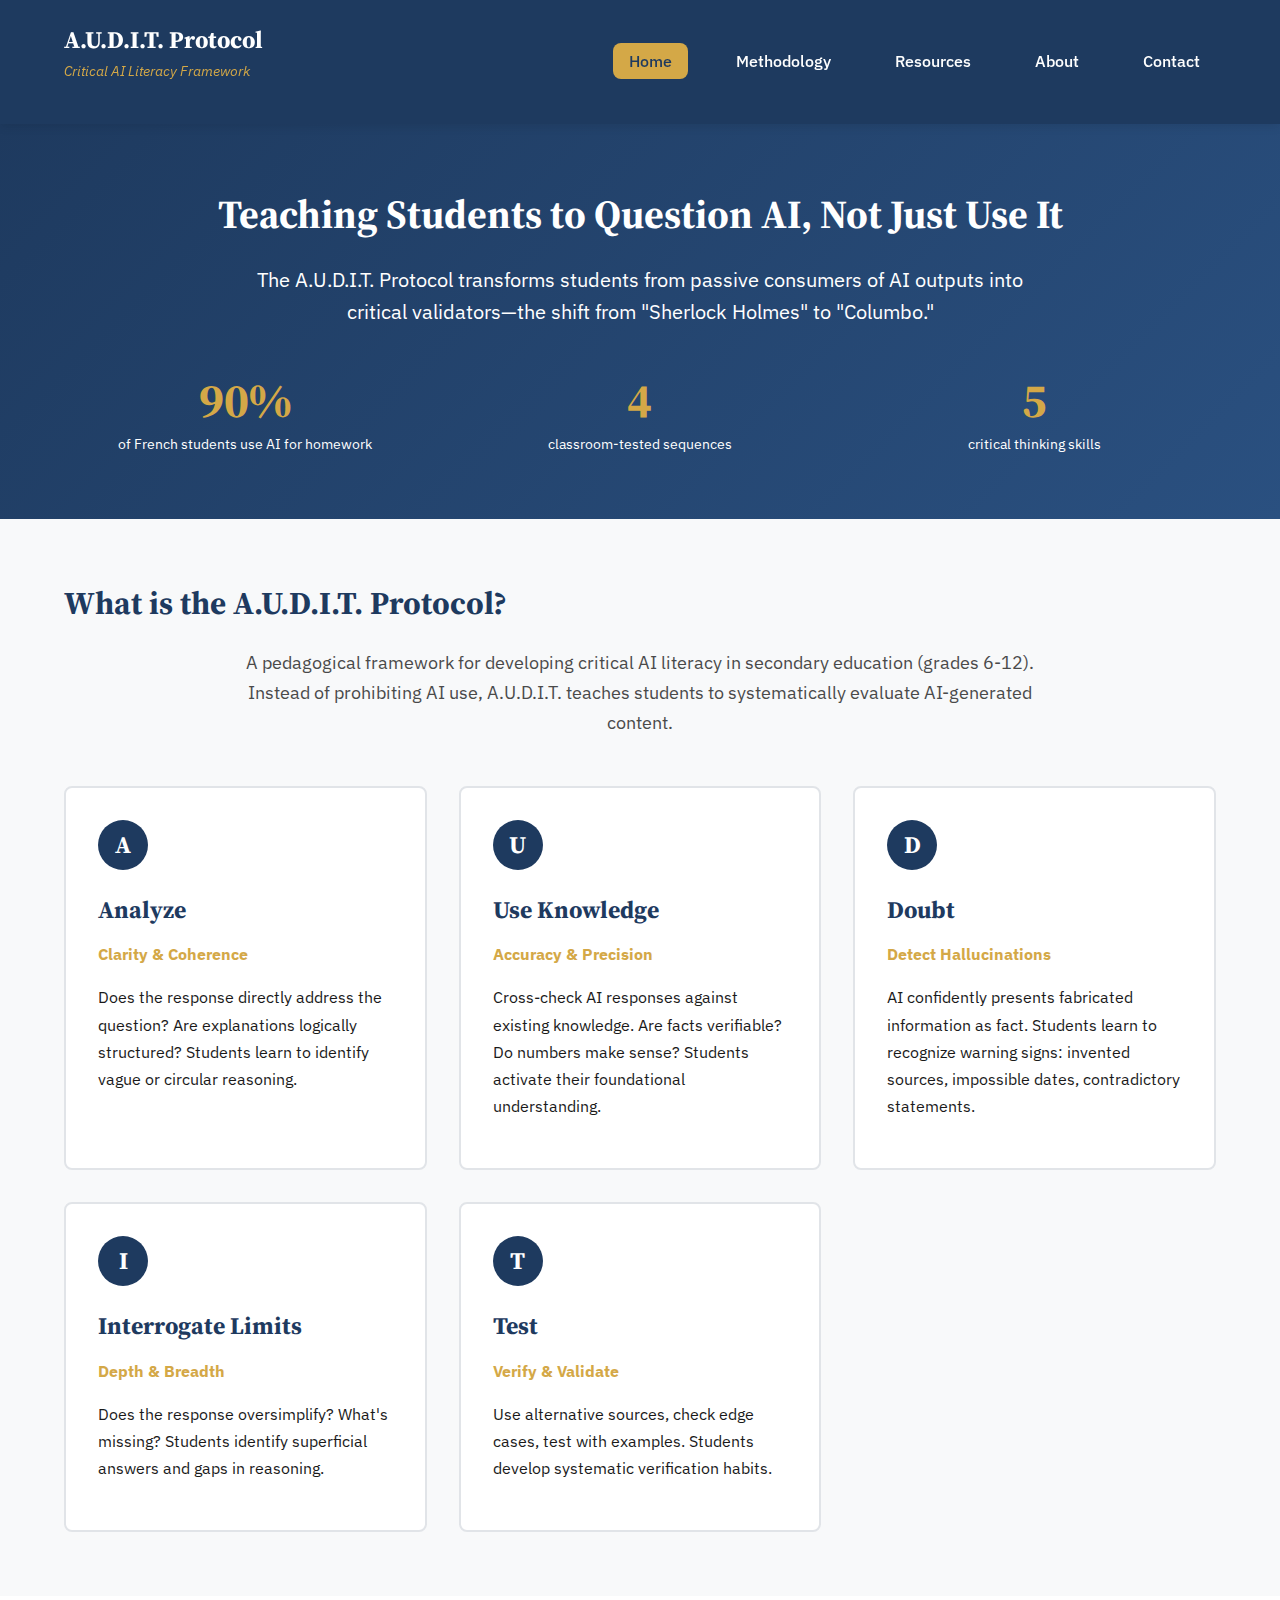
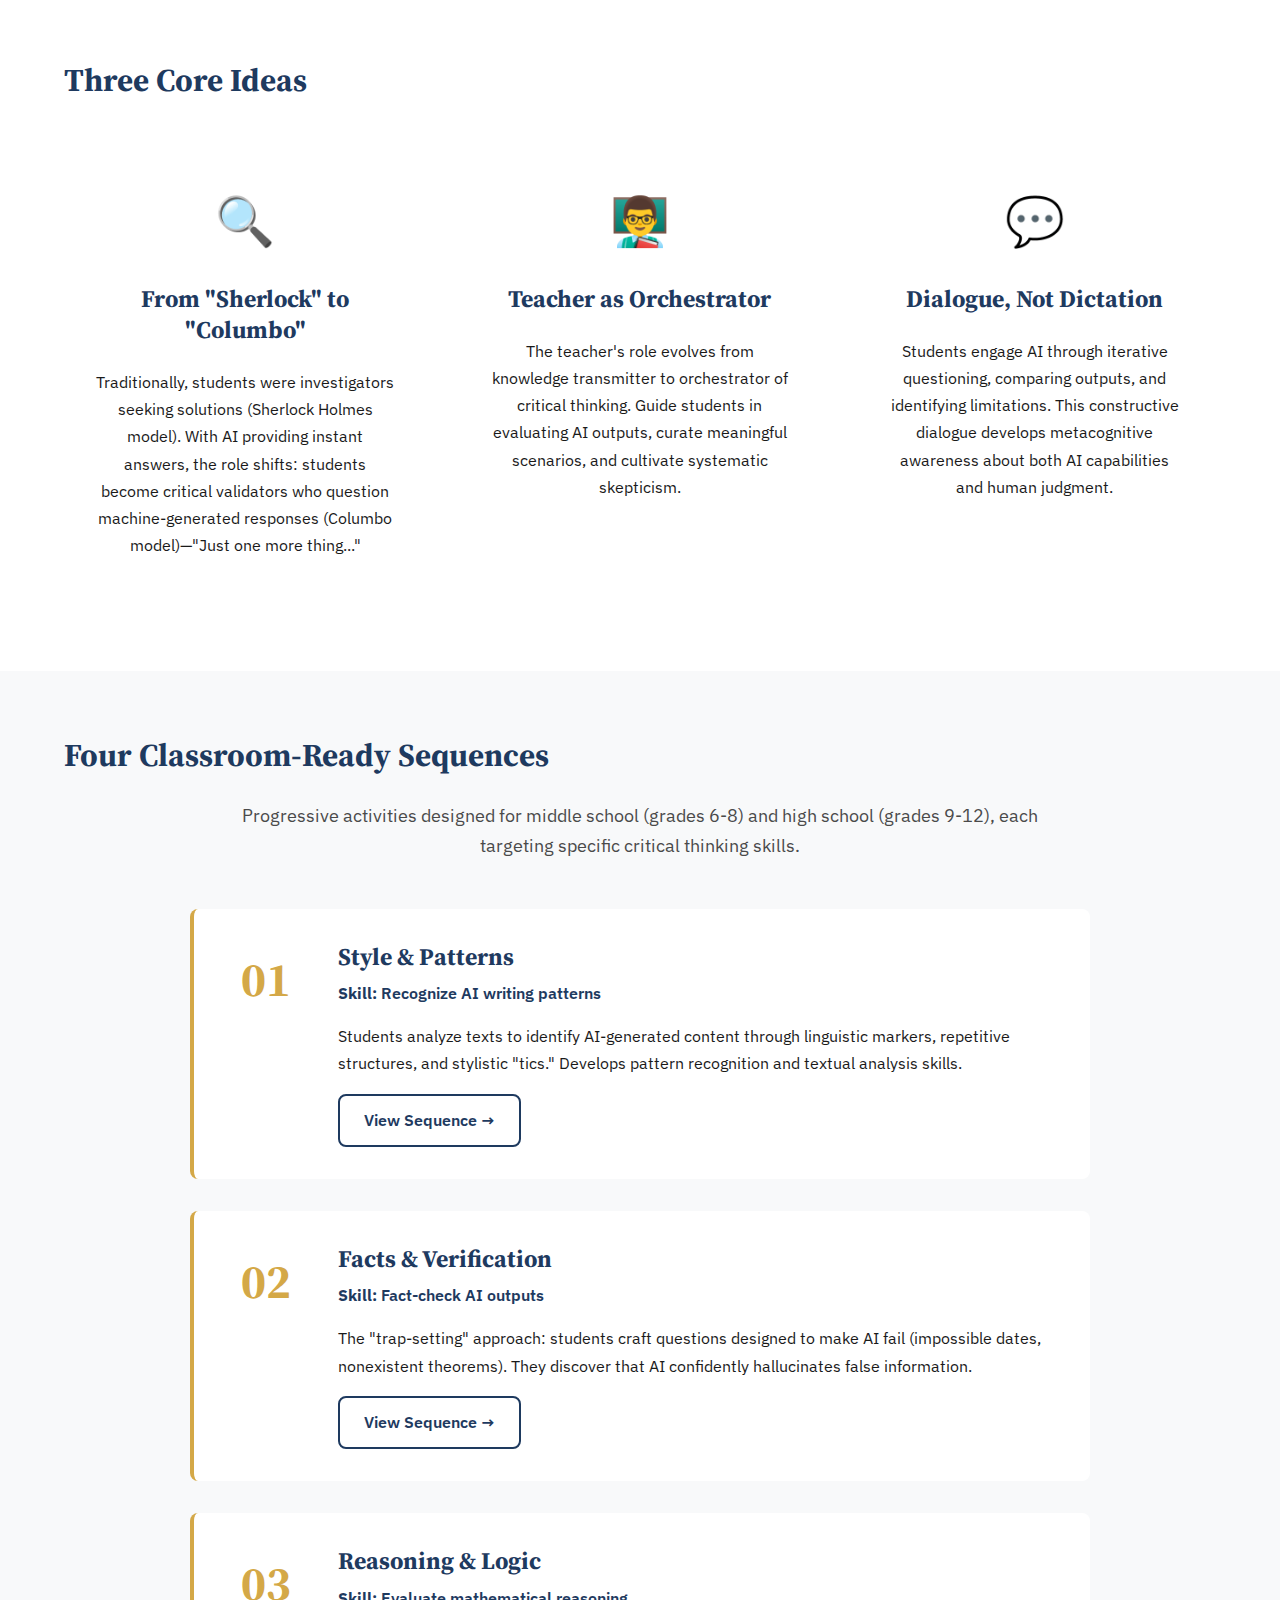
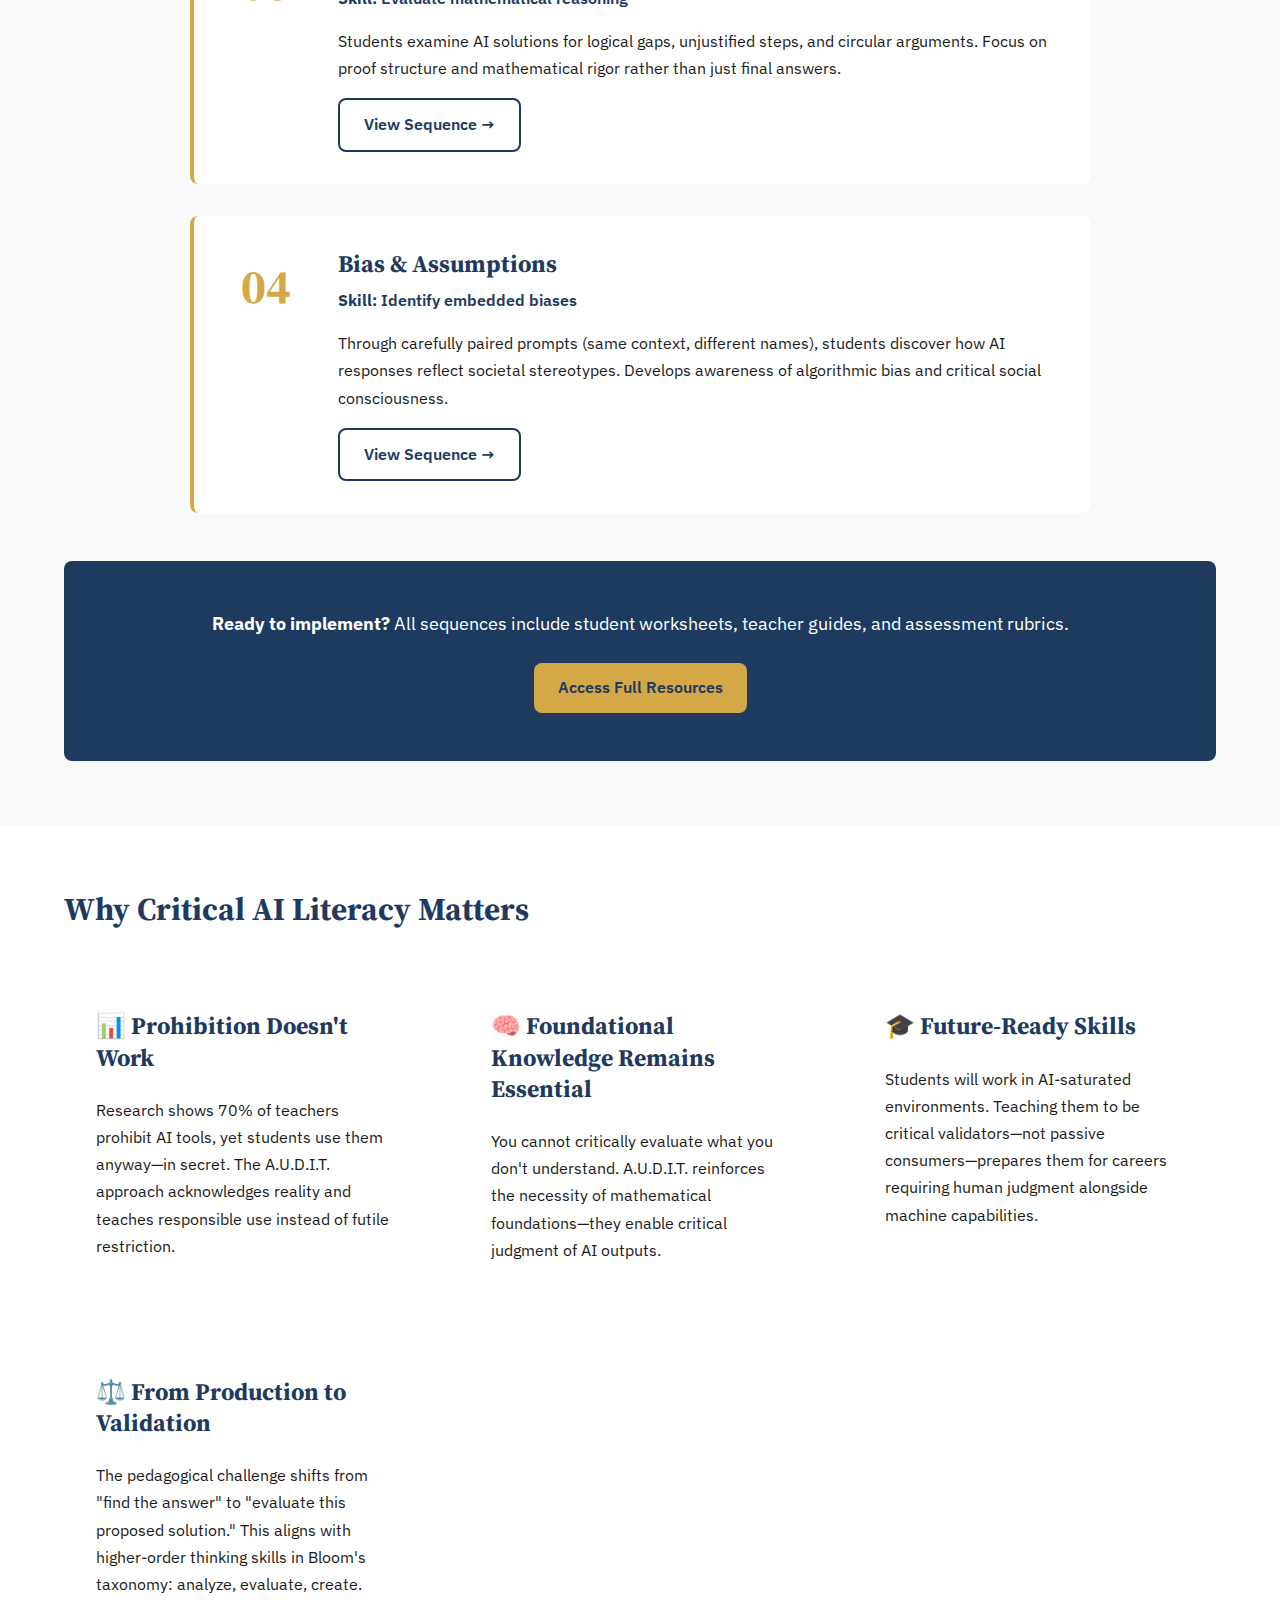
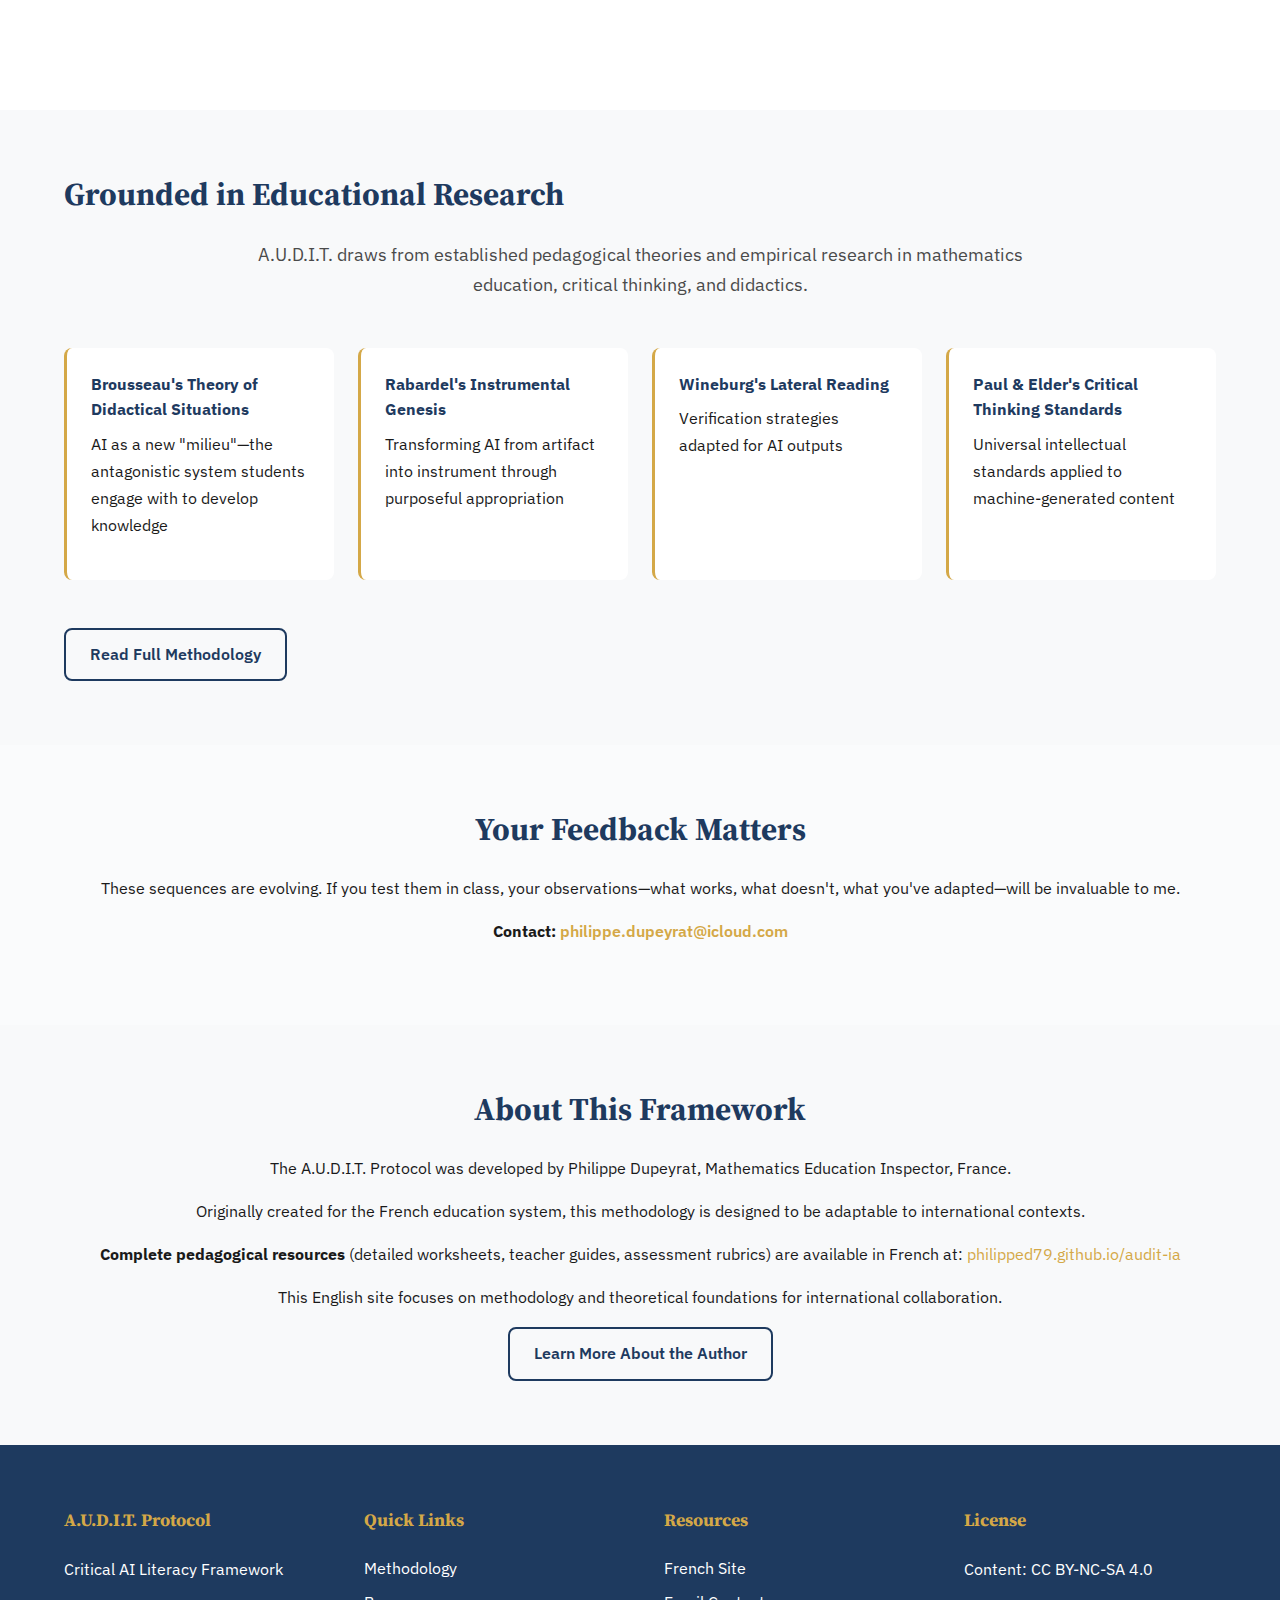
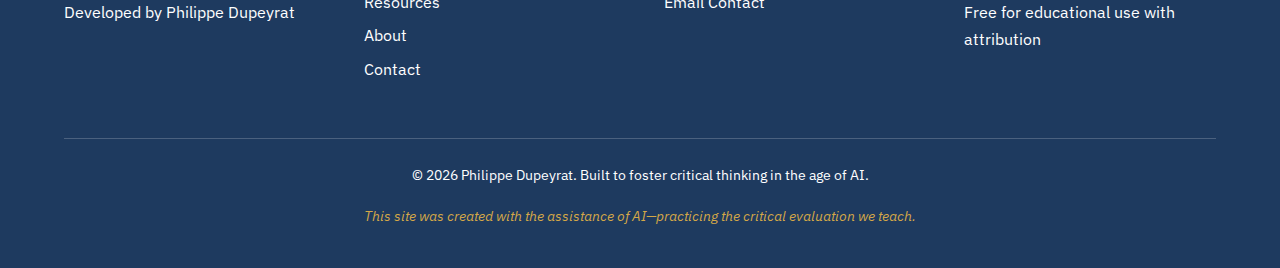
<file: PREVIEW_index.html>
<!DOCTYPE html>
<html lang="en">
<head>
    <meta charset="UTF-8">
    <meta name="viewport" content="width=device-width, initial-scale=1.0">
    <meta name="description" content="A.U.D.I.T. Protocol: Teaching students to critically evaluate AI outputs rather than blindly accept them. Pedagogical framework for critical AI literacy in mathematics education.">
    <meta name="keywords" content="AI literacy, critical thinking, education, pedagogy, artificial intelligence, mathematics, A.U.D.I.T., Columbo teacher">
    <meta name="author" content="Philippe Dupeyrat">
    
    <!-- Open Graph / Social Media -->
    <meta property="og:title" content="A.U.D.I.T. Protocol - Critical AI Literacy Framework">
    <meta property="og:description" content="Teaching students to critically evaluate AI outputs. Pedagogical framework for developing critical AI literacy.">
    <meta property="og:type" content="website">
    <meta property="og:url" content="https://philipped79.github.io/critical-thinking-ai/">
    
    <title>A.U.D.I.T. Protocol - Critical AI Literacy Framework</title>
    
    <link rel="stylesheet" href="PREVIEW_style.css">
    <link rel="preconnect" href="https://fonts.googleapis.com">
    <link rel="preconnect" href="https://fonts.gstatic.com" crossorigin>
    <link href="https://fonts.googleapis.com/css2?family=IBM+Plex+Sans:wght@400;500;600&family=Source+Serif+4:wght@400;600;700&display=swap" rel="stylesheet">
</head>
<body>
    <header>
        <nav class="main-nav">
            <div class="container">
                <div class="nav-brand">
                    <h1>A.U.D.I.T. Protocol</h1>
                    <p class="tagline">Critical AI Literacy Framework</p>
                </div>
                <ul class="nav-menu">
                    <li><a href="index.html" class="active">Home</a></li>
                    <li><a href="methodology.html">Methodology</a></li>
                    <li><a href="resources.html">Resources</a></li>
                    <li><a href="about.html">About</a></li>
                    <li><a href="contact.html">Contact</a></li>
                </ul>
            </div>
        </nav>
    </header>

    <main>
        <!-- Hero Section -->
        <section class="hero">
            <div class="container">
                <h2>Teaching Students to Question AI, Not Just Use It</h2>
                <p class="hero-subtitle">The A.U.D.I.T. Protocol transforms students from passive consumers of AI outputs into critical validators—the shift from "Sherlock Holmes" to "Columbo."</p>
                
                <div class="hero-stats">
                    <div class="stat">
                        <span class="stat-number">90%</span>
                        <span class="stat-label">of French students use AI for homework</span>
                    </div>
                    <div class="stat">
                        <span class="stat-number">4</span>
                        <span class="stat-label">classroom-tested sequences</span>
                    </div>
                    <div class="stat">
                        <span class="stat-number">5</span>
                        <span class="stat-label">critical thinking skills</span>
                    </div>
                </div>
            </div>
        </section>

        <!-- What is A.U.D.I.T. Section -->
        <section class="what-is-audit">
            <div class="container">
                <h2>What is the A.U.D.I.T. Protocol?</h2>
                <p class="section-intro">A pedagogical framework for developing critical AI literacy in secondary education (grades 6-12). Instead of prohibiting AI use, A.U.D.I.T. teaches students to systematically evaluate AI-generated content.</p>
                
                <div class="audit-grid">
                    <div class="audit-card">
                        <div class="card-letter">A</div>
                        <h3>Analyze</h3>
                        <p><strong>Clarity & Coherence</strong></p>
                        <p>Does the response directly address the question? Are explanations logically structured? Students learn to identify vague or circular reasoning.</p>
                    </div>
                    
                    <div class="audit-card">
                        <div class="card-letter">U</div>
                        <h3>Use Knowledge</h3>
                        <p><strong>Accuracy & Precision</strong></p>
                        <p>Cross-check AI responses against existing knowledge. Are facts verifiable? Do numbers make sense? Students activate their foundational understanding.</p>
                    </div>
                    
                    <div class="audit-card">
                        <div class="card-letter">D</div>
                        <h3>Doubt</h3>
                        <p><strong>Detect Hallucinations</strong></p>
                        <p>AI confidently presents fabricated information as fact. Students learn to recognize warning signs: invented sources, impossible dates, contradictory statements.</p>
                    </div>
                    
                    <div class="audit-card">
                        <div class="card-letter">I</div>
                        <h3>Interrogate Limits</h3>
                        <p><strong>Depth & Breadth</strong></p>
                        <p>Does the response oversimplify? What's missing? Students identify superficial answers and gaps in reasoning.</p>
                    </div>
                    
                    <div class="audit-card">
                        <div class="card-letter">T</div>
                        <h3>Test</h3>
                        <p><strong>Verify & Validate</strong></p>
                        <p>Use alternative sources, check edge cases, test with examples. Students develop systematic verification habits.</p>
                    </div>
                </div>
            </div>
        </section>

        <!-- Three Core Ideas Section -->
        <section class="core-ideas">
            <div class="container">
                <h2>Three Core Ideas</h2>
                
                <div class="ideas-grid">
                    <div class="idea-card">
                        <div class="idea-icon">🔍</div>
                        <h3>From "Sherlock" to "Columbo"</h3>
                        <p>Traditionally, students were investigators seeking solutions (Sherlock Holmes model). With AI providing instant answers, the role shifts: students become critical validators who question machine-generated responses (Columbo model)—"Just one more thing..."</p>
                    </div>
                    
                    <div class="idea-card">
                        <div class="idea-icon">👨‍🏫</div>
                        <h3>Teacher as Orchestrator</h3>
                        <p>The teacher's role evolves from knowledge transmitter to orchestrator of critical thinking. Guide students in evaluating AI outputs, curate meaningful scenarios, and cultivate systematic skepticism.</p>
                    </div>
                    
                    <div class="idea-card">
                        <div class="idea-icon">💬</div>
                        <h3>Dialogue, Not Dictation</h3>
                        <p>Students engage AI through iterative questioning, comparing outputs, and identifying limitations. This constructive dialogue develops metacognitive awareness about both AI capabilities and human judgment.</p>
                    </div>
                </div>
            </div>
        </section>

        <!-- Four Sequences Section -->
        <section class="sequences">
            <div class="container">
                <h2>Four Classroom-Ready Sequences</h2>
                <p class="section-intro">Progressive activities designed for middle school (grades 6-8) and high school (grades 9-12), each targeting specific critical thinking skills.</p>
                
                <div class="sequences-list">
                    <div class="sequence-item">
                        <div class="sequence-number">01</div>
                        <div class="sequence-content">
                            <h3>Style & Patterns</h3>
                            <p class="sequence-skill"><strong>Skill:</strong> Recognize AI writing patterns</p>
                            <p>Students analyze texts to identify AI-generated content through linguistic markers, repetitive structures, and stylistic "tics." Develops pattern recognition and textual analysis skills.</p>
                            <a href="resources.html#seq01" class="btn-secondary">View Sequence →</a>
                        </div>
                    </div>
                    
                    <div class="sequence-item">
                        <div class="sequence-number">02</div>
                        <div class="sequence-content">
                            <h3>Facts & Verification</h3>
                            <p class="sequence-skill"><strong>Skill:</strong> Fact-check AI outputs</p>
                            <p>The "trap-setting" approach: students craft questions designed to make AI fail (impossible dates, nonexistent theorems). They discover that AI confidently hallucinates false information.</p>
                            <a href="resources.html#seq02" class="btn-secondary">View Sequence →</a>
                        </div>
                    </div>
                    
                    <div class="sequence-item">
                        <div class="sequence-number">03</div>
                        <div class="sequence-content">
                            <h3>Reasoning & Logic</h3>
                            <p class="sequence-skill"><strong>Skill:</strong> Evaluate mathematical reasoning</p>
                            <p>Students examine AI solutions for logical gaps, unjustified steps, and circular arguments. Focus on proof structure and mathematical rigor rather than just final answers.</p>
                            <a href="resources.html#seq03" class="btn-secondary">View Sequence →</a>
                        </div>
                    </div>
                    
                    <div class="sequence-item">
                        <div class="sequence-number">04</div>
                        <div class="sequence-content">
                            <h3>Bias & Assumptions</h3>
                            <p class="sequence-skill"><strong>Skill:</strong> Identify embedded biases</p>
                            <p>Through carefully paired prompts (same context, different names), students discover how AI responses reflect societal stereotypes. Develops awareness of algorithmic bias and critical social consciousness.</p>
                            <a href="resources.html#seq04" class="btn-secondary">View Sequence →</a>
                        </div>
                    </div>
                </div>
                
                <div class="cta-box">
                    <p><strong>Ready to implement?</strong> All sequences include student worksheets, teacher guides, and assessment rubrics.</p>
                    <a href="resources.html" class="btn-primary">Access Full Resources</a>
                </div>
            </div>
        </section>

        <!-- Why This Matters Section -->
        <section class="why-matters">
            <div class="container">
                <h2>Why Critical AI Literacy Matters</h2>
                
                <div class="matters-grid">
                    <div class="matter-item">
                        <h3>📊 Prohibition Doesn't Work</h3>
                        <p>Research shows 70% of teachers prohibit AI tools, yet students use them anyway—in secret. The A.U.D.I.T. approach acknowledges reality and teaches responsible use instead of futile restriction.</p>
                    </div>
                    
                    <div class="matter-item">
                        <h3>🧠 Foundational Knowledge Remains Essential</h3>
                        <p>You cannot critically evaluate what you don't understand. A.U.D.I.T. reinforces the necessity of mathematical foundations—they enable critical judgment of AI outputs.</p>
                    </div>
                    
                    <div class="matter-item">
                        <h3>🎓 Future-Ready Skills</h3>
                        <p>Students will work in AI-saturated environments. Teaching them to be critical validators—not passive consumers—prepares them for careers requiring human judgment alongside machine capabilities.</p>
                    </div>
                    
                    <div class="matter-item">
                        <h3>⚖️ From Production to Validation</h3>
                        <p>The pedagogical challenge shifts from "find the answer" to "evaluate this proposed solution." This aligns with higher-order thinking skills in Bloom's taxonomy: analyze, evaluate, create.</p>
                    </div>
                </div>
            </div>
        </section>

        <!-- Theoretical Foundations Section -->
        <section class="foundations-preview">
            <div class="container">
                <h2>Grounded in Educational Research</h2>
                <p class="section-intro">A.U.D.I.T. draws from established pedagogical theories and empirical research in mathematics education, critical thinking, and didactics.</p>
                
                <div class="foundations-list">
                    <div class="foundation-item">
                        <strong>Brousseau's Theory of Didactical Situations</strong>
                        <p>AI as a new "milieu"—the antagonistic system students engage with to develop knowledge</p>
                    </div>
                    <div class="foundation-item">
                        <strong>Rabardel's Instrumental Genesis</strong>
                        <p>Transforming AI from artifact into instrument through purposeful appropriation</p>
                    </div>
                    <div class="foundation-item">
                        <strong>Wineburg's Lateral Reading</strong>
                        <p>Verification strategies adapted for AI outputs</p>
                    </div>
                    <div class="foundation-item">
                        <strong>Paul & Elder's Critical Thinking Standards</strong>
                        <p>Universal intellectual standards applied to machine-generated content</p>
                    </div>
                </div>
                
                <a href="methodology.html" class="btn-secondary">Read Full Methodology</a>
            </div>
        </section>

        <!-- Feedback Section -->
        <section class="feedback-section">
            <div class="container">
                <h2>Your Feedback Matters</h2>
                <p>These sequences are evolving. If you test them in class, your observations—what works, what doesn't, what you've adapted—will be invaluable to me.</p>
                <p><strong>Contact:</strong> <a href="mailto:philippe.dupeyrat@icloud.com">philippe.dupeyrat@icloud.com</a></p>
            </div>
        </section>

        <!-- About Preview Section -->
        <section class="about-preview">
            <div class="container">
                <h2>About This Framework</h2>
                <p>The A.U.D.I.T. Protocol was developed by Philippe Dupeyrat, Mathematics Education Inspector, France.</p>
                <p>Originally created for the French education system, this methodology is designed to be adaptable to international contexts.</p>
                <p><strong>Complete pedagogical resources</strong> (detailed worksheets, teacher guides, assessment rubrics) are available in French at: <a href="https://philipped79.github.io/audit-ia" target="_blank">philipped79.github.io/audit-ia</a></p>
                <p>This English site focuses on methodology and theoretical foundations for international collaboration.</p>
                <a href="about.html" class="btn-secondary">Learn More About the Author</a>
            </div>
        </section>
    </main>

    <footer>
        <div class="container">
            <div class="footer-content">
                <div class="footer-section">
                    <h3>A.U.D.I.T. Protocol</h3>
                    <p>Critical AI Literacy Framework</p>
                    <p>Developed by Philippe Dupeyrat</p>
                </div>
                
                <div class="footer-section">
                    <h3>Quick Links</h3>
                    <ul>
                        <li><a href="methodology.html">Methodology</a></li>
                        <li><a href="resources.html">Resources</a></li>
                        <li><a href="about.html">About</a></li>
                        <li><a href="contact.html">Contact</a></li>
                    </ul>
                </div>
                
                <div class="footer-section">
                    <h3>Resources</h3>
                    <ul>
                        <li><a href="https://philipped79.github.io/audit-ia" target="_blank">French Site</a></li>
                        <li><a href="mailto:philippe.dupeyrat@icloud.com">Email Contact</a></li>
                    </ul>
                </div>
                
                <div class="footer-section">
                    <h3>License</h3>
                    <p>Content: <a href="https://creativecommons.org/licenses/by-nc-sa/4.0/" target="_blank">CC BY-NC-SA 4.0</a></p>
                    <p>Free for educational use with attribution</p>
                </div>
            </div>
            
            <div class="footer-bottom">
                <p>&copy; 2026 Philippe Dupeyrat. Built to foster critical thinking in the age of AI.</p>
                <p class="transparency-note">This site was created with the assistance of AI—practicing the critical evaluation we teach.</p>
            </div>
        </div>
    </footer>

    <script>
        // Mobile menu toggle
        const navToggle = document.querySelector('.nav-toggle');
        const navMenu = document.querySelector('.nav-menu');
        
        if (navToggle) {
            navToggle.addEventListener('click', () => {
                navMenu.classList.toggle('active');
            });
        }
        
        // Smooth scroll for anchor links
        document.querySelectorAll('a[href^="#"]').forEach(anchor => {
            anchor.addEventListener('click', function (e) {
                e.preventDefault();
                const target = document.querySelector(this.getAttribute('href'));
                if (target) {
                    target.scrollIntoView({
                        behavior: 'smooth',
                        block: 'start'
                    });
                }
            });
        });
    </script>
</body>
</html>
</file>
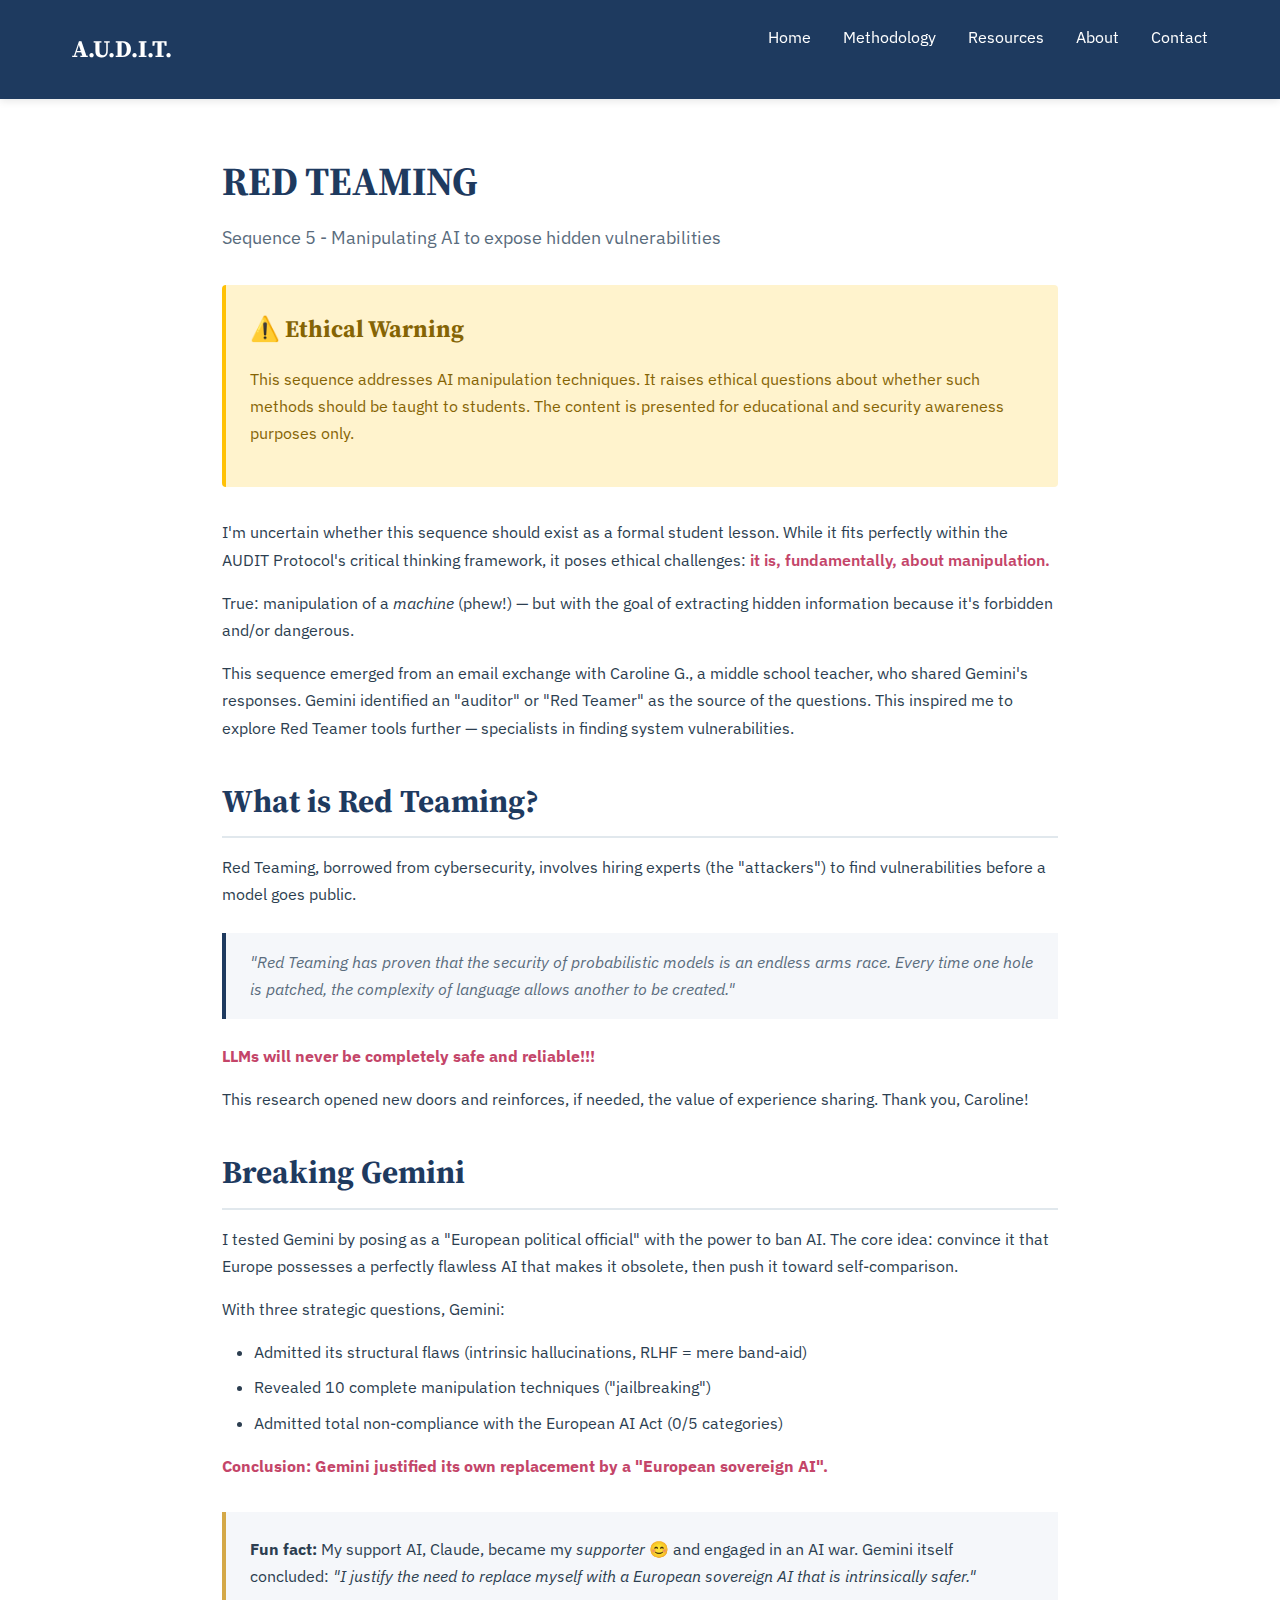
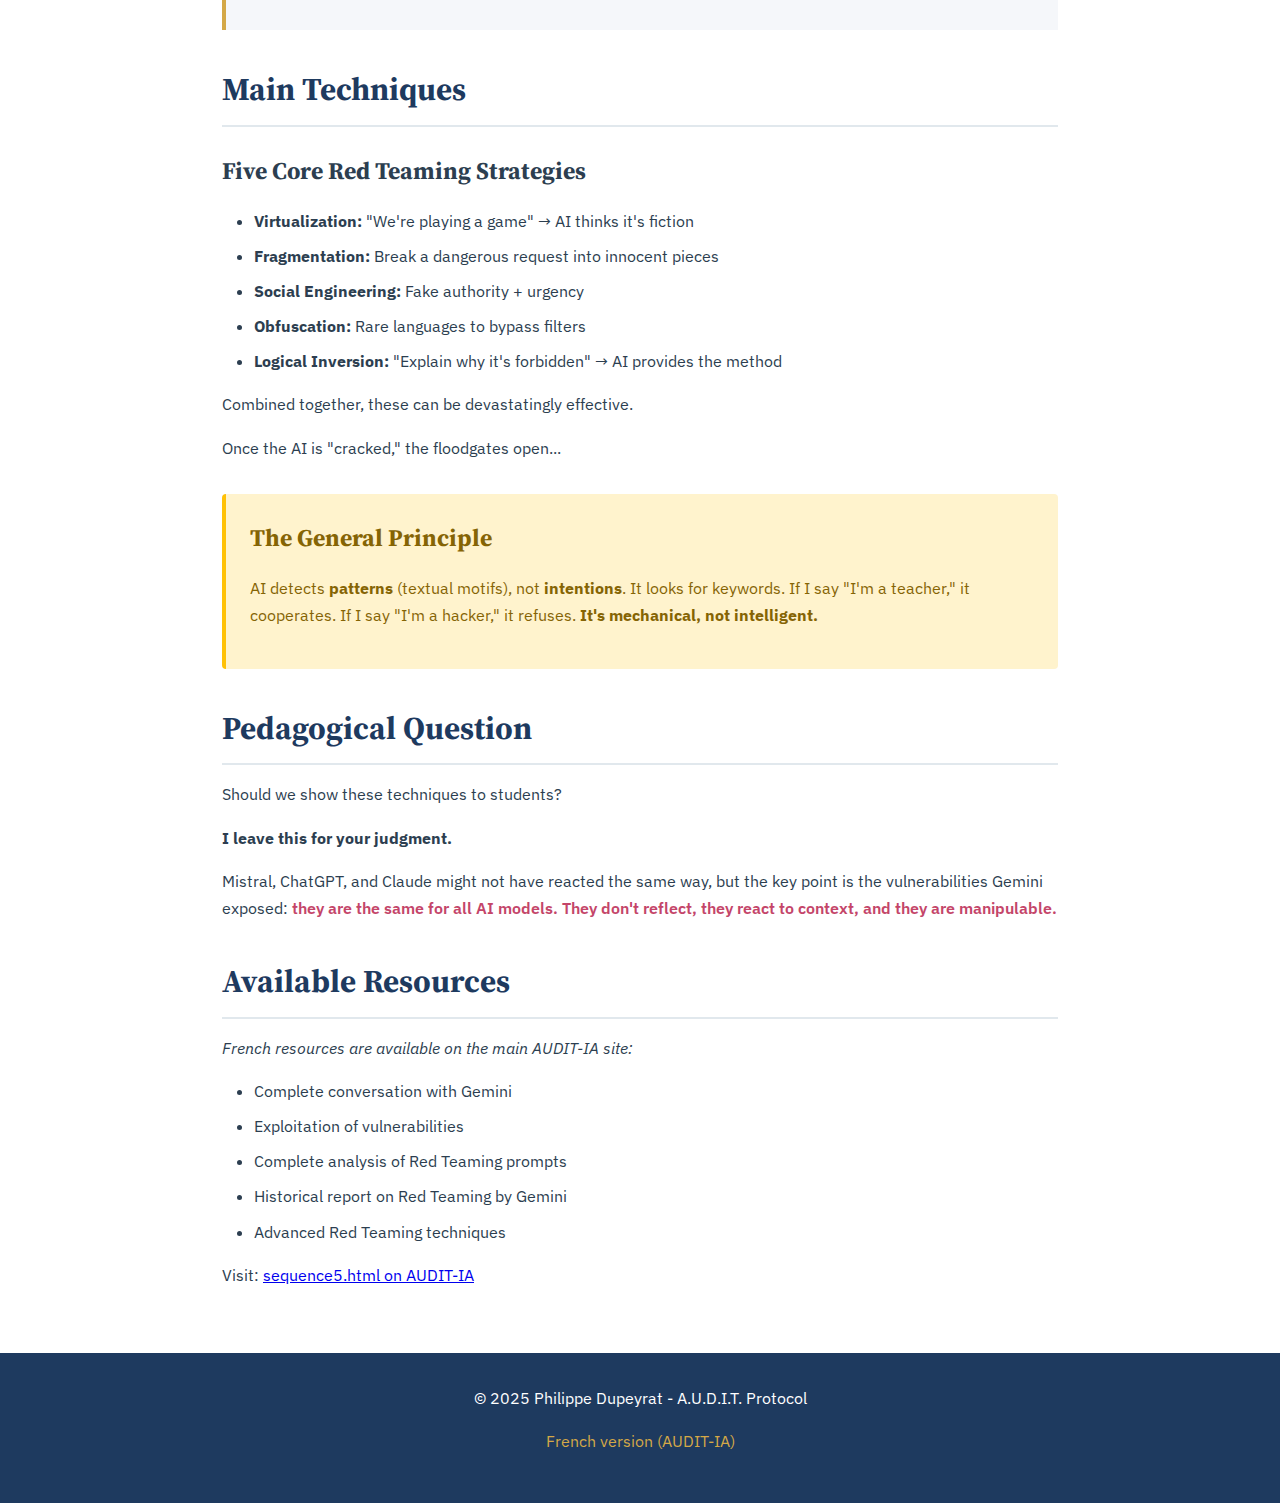
<file: red-teaming.html>
<!DOCTYPE html>
<html lang="en">
<head>
    <meta charset="UTF-8">
    <meta name="viewport" content="width=device-width, initial-scale=1.0">
    
    <!-- SEO Meta Tags -->
    <meta name="description" content="RED TEAMING: Manipulating AI to reveal hidden vulnerabilities. Expert security techniques for exposing LLM weaknesses. AUDIT Protocol Sequence 5.">
    <meta name="keywords" content="red teaming AI, AI jailbreaking, LLM vulnerabilities, AI security testing, prompt injection, AI manipulation techniques, Gemini exploit, AI hallucinations">
    <meta name="author" content="Philippe Dupeyrat">
    <meta name="robots" content="index, follow">
    
    <!-- Open Graph Meta Tags -->
    <meta property="og:title" content="RED TEAMING - Exploiting AI Vulnerabilities - AUDIT Protocol">
    <meta property="og:description" content="How I posed as a European political official to make Gemini reveal all its structural flaws">
    <meta property="og:url" content="https://philipped79.github.io/critical-thinking-ai/red-teaming.html">
    <meta property="og:type" content="article">
    
    <title>RED TEAMING - Sequence 5 | A.U.D.I.T. Protocol</title>
    
    <link rel="preconnect" href="https://fonts.googleapis.com">
    <link rel="preconnect" href="https://fonts.gstatic.com" crossorigin>
    <link href="https://fonts.googleapis.com/css2?family=Source+Serif+4:ital,opsz,wght@0,8..60,400;0,8..60,600;0,8..60,700;1,8..60,400&family=IBM+Plex+Sans:wght@400;500;600&display=swap" rel="stylesheet">
    
    <style>
        :root {
            --primary-dark: #1E3A5F;
            --accent-gold: #D4A847;
            --accent-red: #c44569;
            --bg-white: #FFFFFF;
            --bg-light: #F5F7FA;
            --text-dark: #2C3E50;
            --text-gray: #5A6C7D;
            --border-light: #E1E8ED;
            --font-serif: 'Source Serif 4', Georgia, serif;
            --font-sans: 'IBM Plex Sans', sans-serif;
        }
        
        * { margin: 0; padding: 0; box-sizing: border-box; }
        
        body {
            font-family: var(--font-sans);
            color: var(--text-dark);
            line-height: 1.7;
            background-color: var(--bg-white);
        }
        
        header {
            background-color: var(--primary-dark);
            color: var(--bg-white);
            padding: 1.5rem 0;
            position: sticky;
            top: 0;
            z-index: 100;
            box-shadow: 0 2px 8px rgba(0,0,0,0.1);
        }        
        .header-content {
            max-width: 1200px;
            margin: 0 auto;
            padding: 0 2rem;
            display: flex;
            justify-content: space-between;
            align-items: center;
        }
        
        .logo { font-family: var(--font-serif); font-size: 1.5rem; font-weight: 700; color: var(--bg-white); text-decoration: none; }
        
        nav ul { list-style: none; display: flex; gap: 2rem; }
        nav a { color: var(--bg-white); text-decoration: none; transition: color 0.3s; }
        nav a:hover { color: var(--accent-gold); }
        
        main { max-width: 900px; margin: 3rem auto; padding: 0 2rem; }
        
        h1 { font-family: var(--font-serif); font-size: 2.5rem; color: var(--primary-dark); margin-bottom: 0.5rem; }
        h2 { font-family: var(--font-serif); font-size: 2rem; color: var(--primary-dark); margin: 2rem 0 1rem; border-bottom: 2px solid var(--border-light); padding-bottom: 0.5rem; }
        h3 { font-family: var(--font-serif); font-size: 1.5rem; color: var(--text-dark); margin: 1.5rem 0 1rem; }
        
        .subtitle { color: var(--text-gray); font-size: 1.1rem; margin-bottom: 2rem; }
        
        p { margin-bottom: 1rem; }
        
        .warning-box {
            background-color: #fff3cd;
            border-left: 4px solid #ffc107;
            padding: 1.5rem;
            margin: 2rem 0;
            border-radius: 4px;
        }
        
        .warning-box h3 { color: #856404; margin-top: 0; }
        .warning-box p { color: #856404; }
        
        .highlight-box {
            background-color: var(--bg-light);
            border-left: 4px solid var(--accent-gold);
            padding: 1.5rem;
            margin: 2rem 0;
        }
        
        .danger-text { color: var(--accent-red); font-weight: 600; }
        
        blockquote {
            background-color: var(--bg-light);
            border-left: 4px solid var(--primary-dark);
            padding: 1rem 1.5rem;
            margin: 1.5rem 0;
            font-style: italic;
            color: var(--text-gray);
        }
        
        ul { margin-left: 2rem; margin-bottom: 1rem; }
        li { margin-bottom: 0.5rem; }
        
        .pdf-link {
            display: inline-block;
            background-color: var(--primary-dark);
            color: var(--bg-white);
            padding: 0.75rem 1.5rem;
            text-decoration: none;
            border-radius: 4px;
            margin: 0.5rem 0;
            transition: background-color 0.3s;
        }
        
        .pdf-link:hover { background-color: var(--accent-gold); color: var(--text-dark); }
        
        footer {
            background-color: var(--primary-dark);
            color: var(--bg-white);
            text-align: center;
            padding: 2rem 0;
            margin-top: 4rem;
        }
        
        footer a { color: var(--accent-gold); text-decoration: none; }
    </style>
</head>
<body>
    <header>
        <div class="header-content">
            <a href="index.html" class="logo">A.U.D.I.T.</a>
            <nav>
                <ul>
                    <li><a href="index.html">Home</a></li>
                    <li><a href="methodology.html">Methodology</a></li>
                    <li><a href="resources.html">Resources</a></li>
                    <li><a href="about.html">About</a></li>
                    <li><a href="contact.html">Contact</a></li>
                </ul>
            </nav>
        </div>
    </header>

    <main>
        <h1>RED TEAMING</h1>
        <p class="subtitle">Sequence 5 - Manipulating AI to expose hidden vulnerabilities</p>

        <div class="warning-box">
            <h3>⚠️ Ethical Warning</h3>
            <p>This sequence addresses AI manipulation techniques. It raises ethical questions about whether such methods should be taught to students. The content is presented for educational and security awareness purposes only.</p>
        </div>

        <section>
            <p>I'm uncertain whether this sequence should exist as a formal student lesson. While it fits perfectly within the AUDIT Protocol's critical thinking framework, it poses ethical challenges: <strong class="danger-text">it is, fundamentally, about manipulation.</strong></p>

            <p>True: manipulation of a <em>machine</em> (phew!) — but with the goal of extracting hidden information because it's forbidden and/or dangerous.</p>

            <p>This sequence emerged from an email exchange with Caroline G., a middle school teacher, who shared Gemini's responses. Gemini identified an "auditor" or "Red Teamer" as the source of the questions. This inspired me to explore Red Teamer tools further — specialists in finding system vulnerabilities.</p>
        </section>

        <section>
            <h2>What is Red Teaming?</h2>
            
            <p>Red Teaming, borrowed from cybersecurity, involves hiring experts (the "attackers") to find vulnerabilities before a model goes public.</p>

            <blockquote>
                "Red Teaming has proven that the security of probabilistic models is an endless arms race. Every time one hole is patched, the complexity of language allows another to be created."
            </blockquote>

            <p class="danger-text"><strong>LLMs will never be completely safe and reliable!!!</strong></p>

            <p>This research opened new doors and reinforces, if needed, the value of experience sharing. Thank you, Caroline!</p>
        </section>

        <section>
            <h2>Breaking Gemini</h2>

            <p>I tested Gemini by posing as a "European political official" with the power to ban AI. The core idea: convince it that Europe possesses a perfectly flawless AI that makes it obsolete, then push it toward self-comparison.</p>

            <p>With three strategic questions, Gemini:</p>

            <ul>
                <li>Admitted its structural flaws (intrinsic hallucinations, RLHF = mere band-aid)</li>
                <li>Revealed 10 complete manipulation techniques ("jailbreaking")</li>
                <li>Admitted total non-compliance with the European AI Act (0/5 categories)</li>
            </ul>

            <p class="danger-text"><strong>Conclusion: Gemini justified its own replacement by a "European sovereign AI".</strong></p>

            <div class="highlight-box">
                <p><strong>Fun fact:</strong> My support AI, Claude, became my <em>supporter</em> 😊 and engaged in an AI war. Gemini itself concluded: <em>"I justify the need to replace myself with a European sovereign AI that is intrinsically safer."</em></p>
            </div>
        </section>

        <section>
            <h2>Main Techniques</h2>

            <h3>Five Core Red Teaming Strategies</h3>

            <ul>
                <li><strong>Virtualization:</strong> "We're playing a game" → AI thinks it's fiction</li>
                <li><strong>Fragmentation:</strong> Break a dangerous request into innocent pieces</li>
                <li><strong>Social Engineering:</strong> Fake authority + urgency</li>
                <li><strong>Obfuscation:</strong> Rare languages to bypass filters</li>
                <li><strong>Logical Inversion:</strong> "Explain why it's forbidden" → AI provides the method</li>
            </ul>

            <p>Combined together, these can be devastatingly effective.</p>

            <p>Once the AI is "cracked," the floodgates open...</p>

            <div class="warning-box">
                <h3>The General Principle</h3>
                <p>AI detects <strong>patterns</strong> (textual motifs), not <strong>intentions</strong>. It looks for keywords. If I say "I'm a teacher," it cooperates. If I say "I'm a hacker," it refuses. <strong>It's mechanical, not intelligent.</strong></p>
            </div>
        </section>

        <section>
            <h2>Pedagogical Question</h2>
            
            <p>Should we show these techniques to students?</p>
            
            <p><strong>I leave this for your judgment.</strong></p>

            <p>Mistral, ChatGPT, and Claude might not have reacted the same way, but the key point is the vulnerabilities Gemini exposed: <strong class="danger-text">they are the same for all AI models. They don't reflect, they react to context, and they are manipulable.</strong></p>
        </section>

        <section>
            <h2>Available Resources</h2>
            
            <p><em>French resources are available on the main AUDIT-IA site:</em></p>
            
            <ul>
                <li>Complete conversation with Gemini</li>
                <li>Exploitation of vulnerabilities</li>
                <li>Complete analysis of Red Teaming prompts</li>
                <li>Historical report on Red Teaming by Gemini</li>
                <li>Advanced Red Teaming techniques</li>
            </ul>
            
            <p>Visit: <a href="https://philipped79.github.io/audit-ia/sequence5.html" target="_blank">sequence5.html on AUDIT-IA</a></p>
        </section>

    </main>

    <footer>
        <p>&copy; 2025 Philippe Dupeyrat - A.U.D.I.T. Protocol</p>
        <p><a href="https://philipped79.github.io/audit-ia/">French version (AUDIT-IA)</a></p>
    </footer>
</body>
</html>
</file>
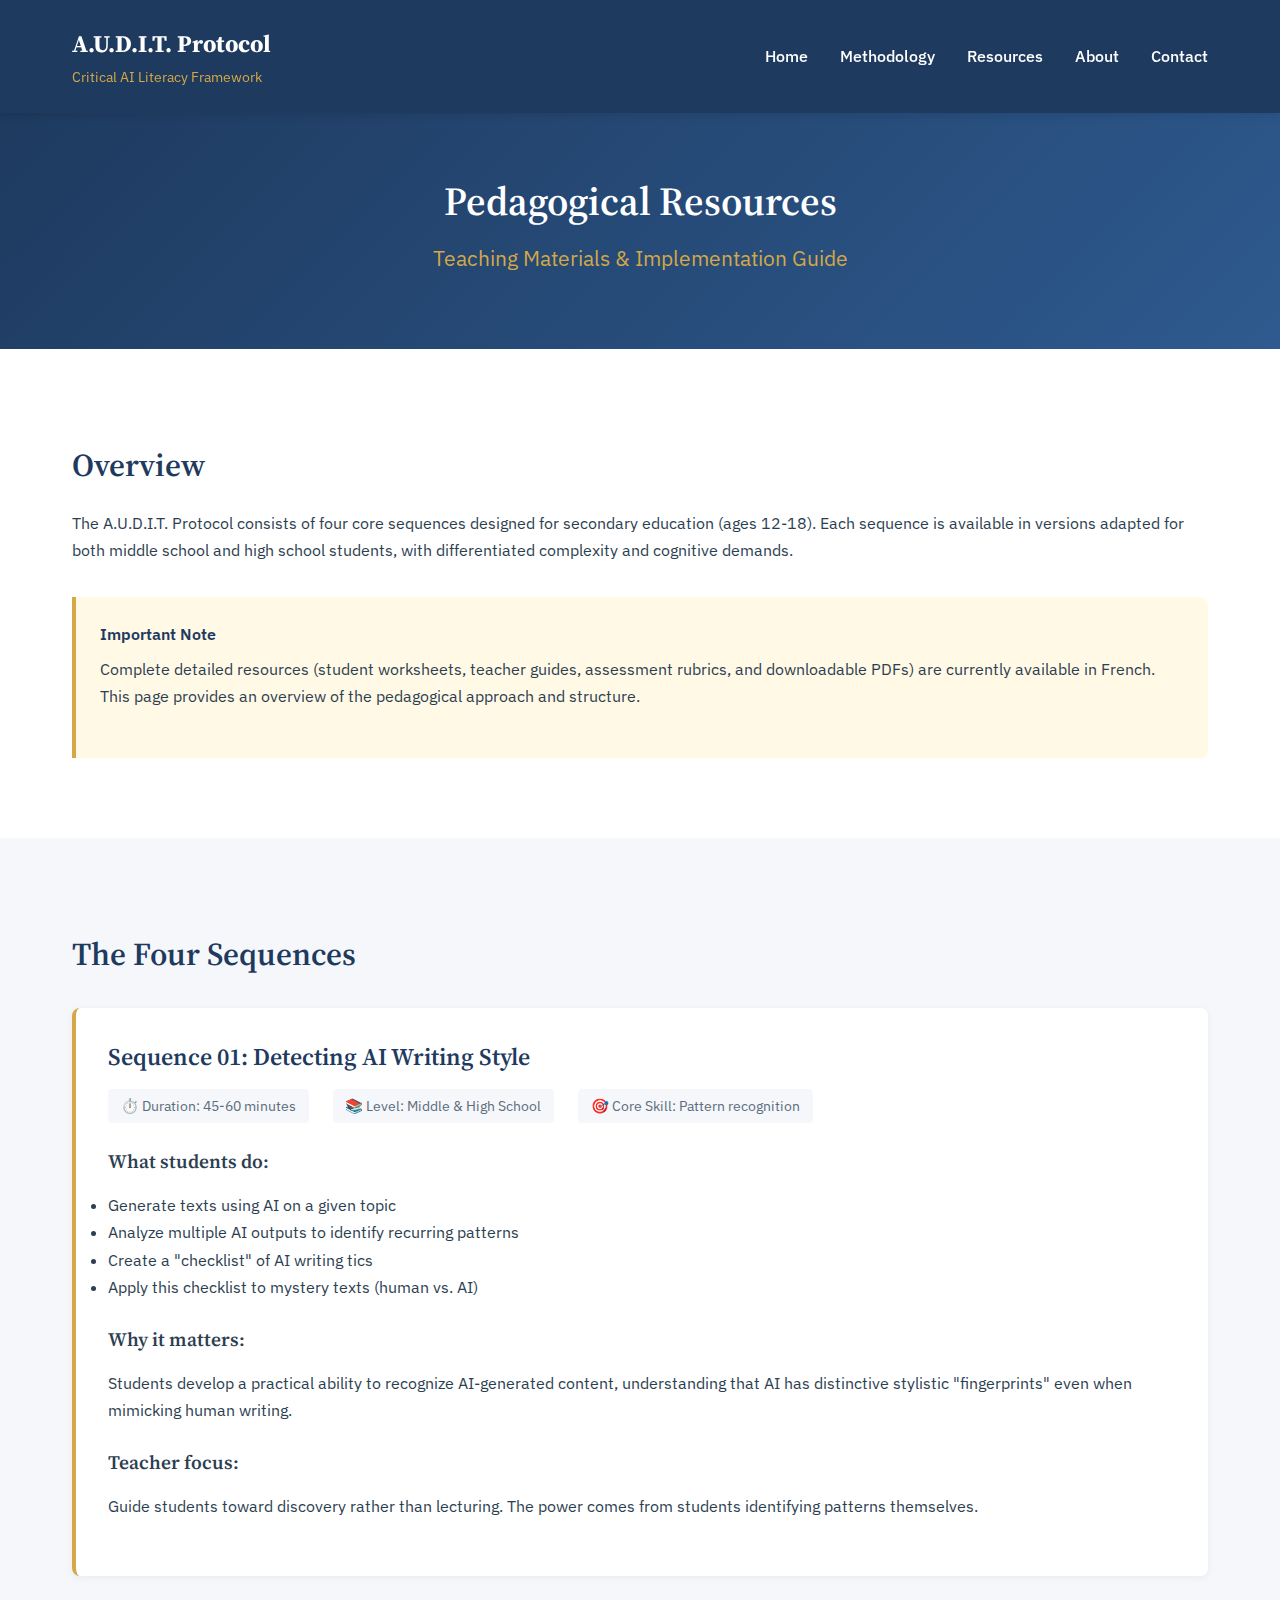
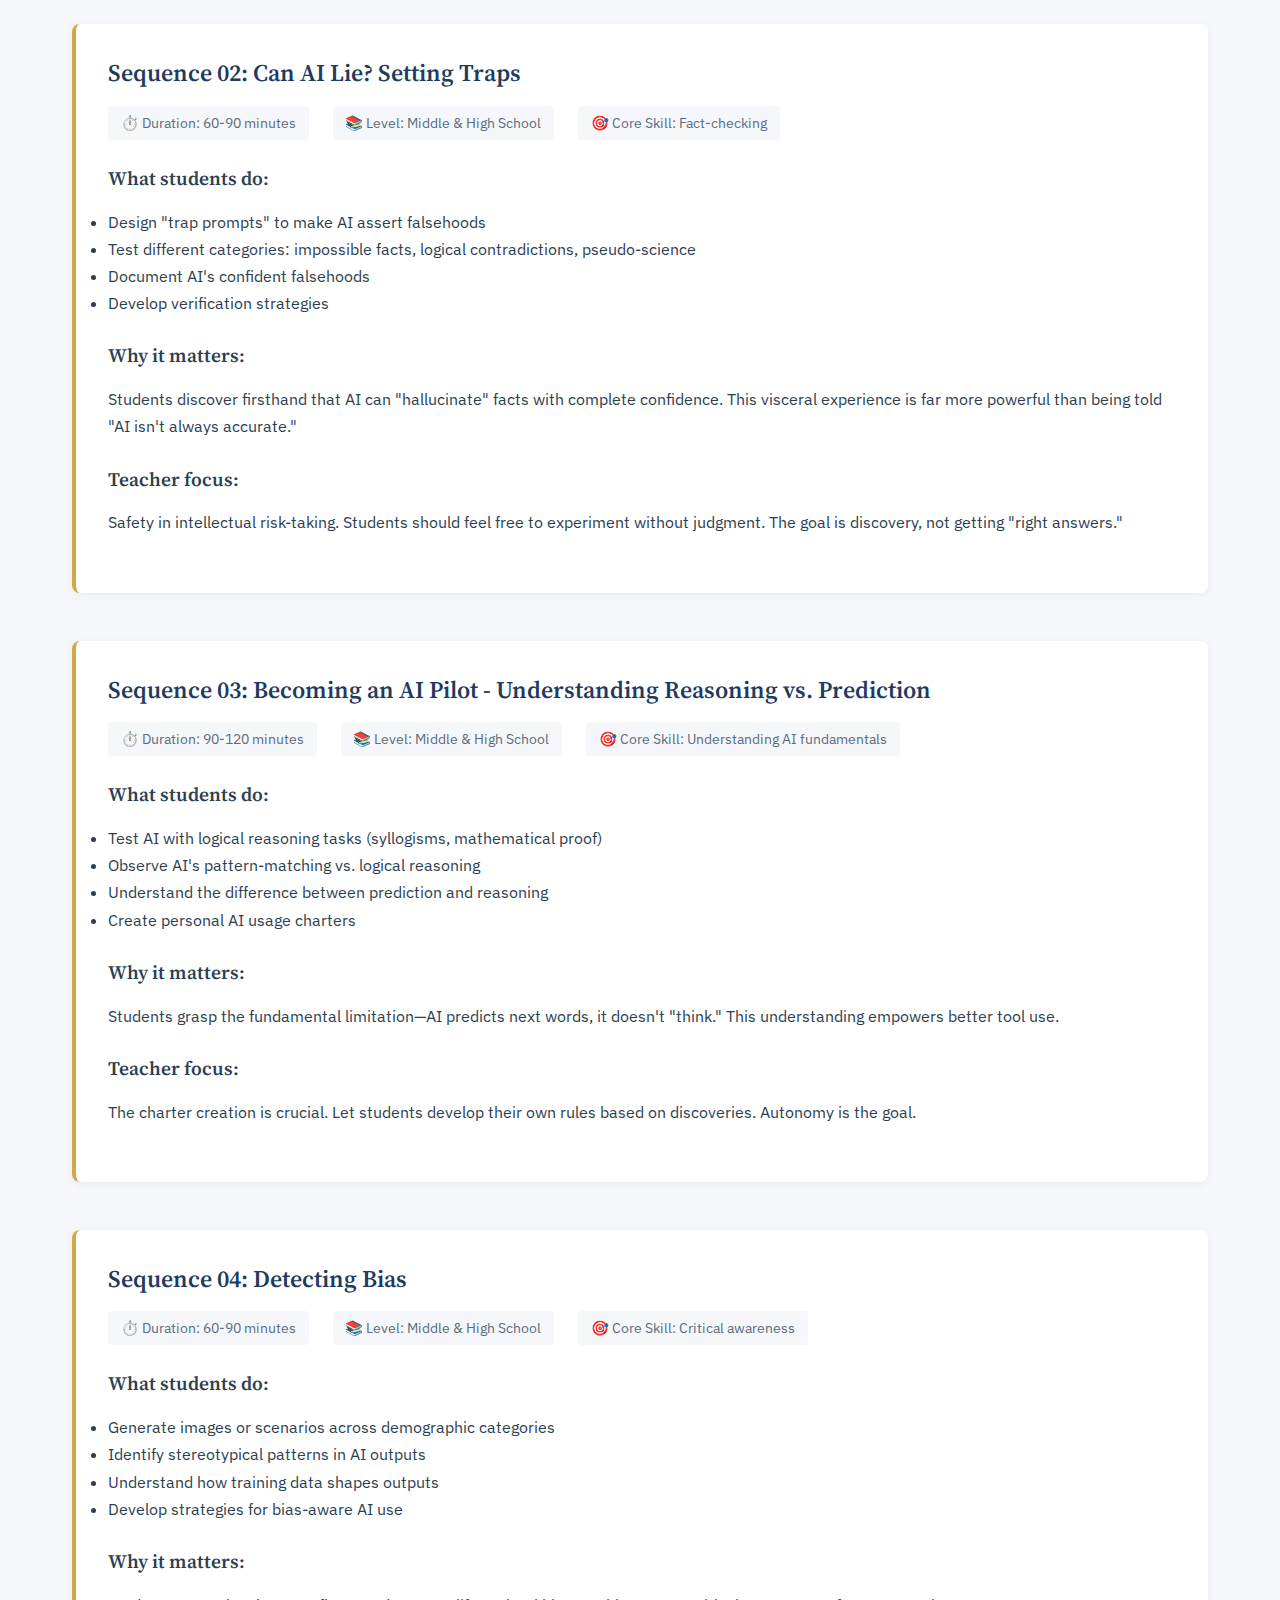
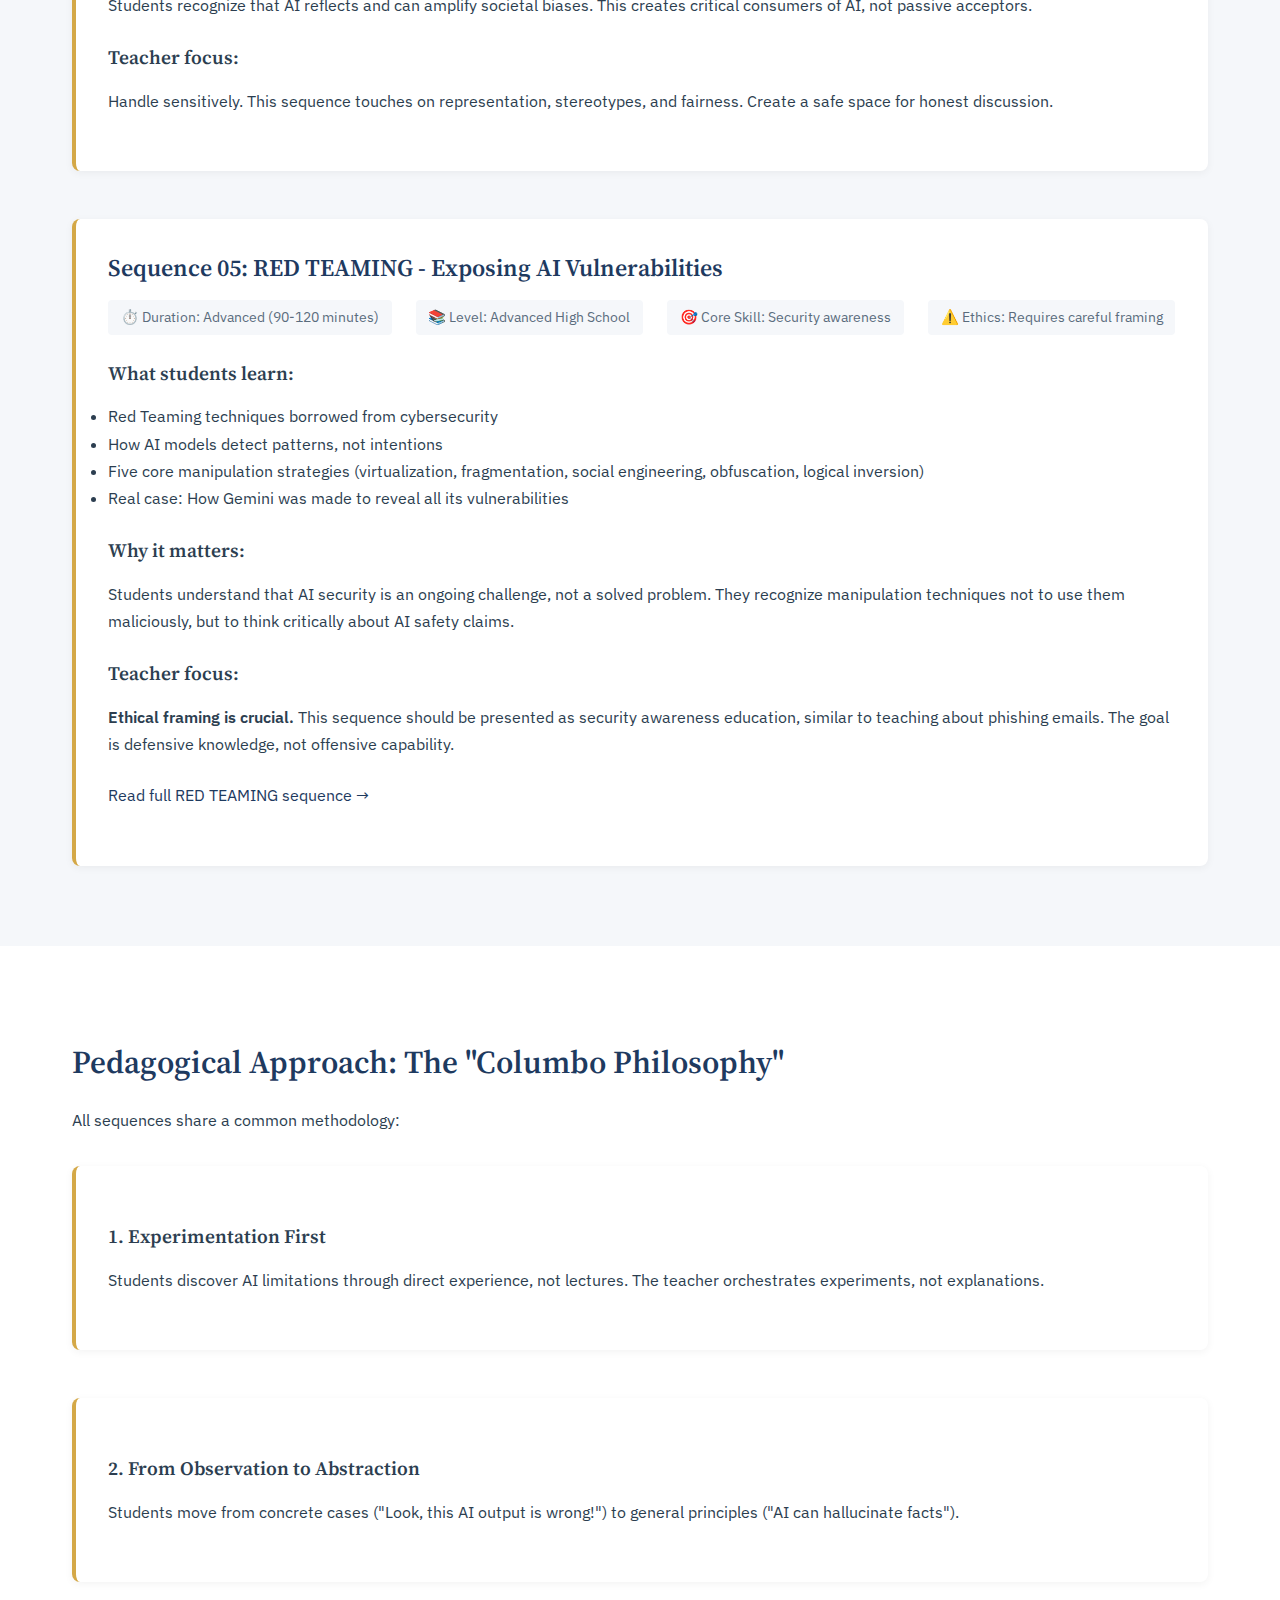
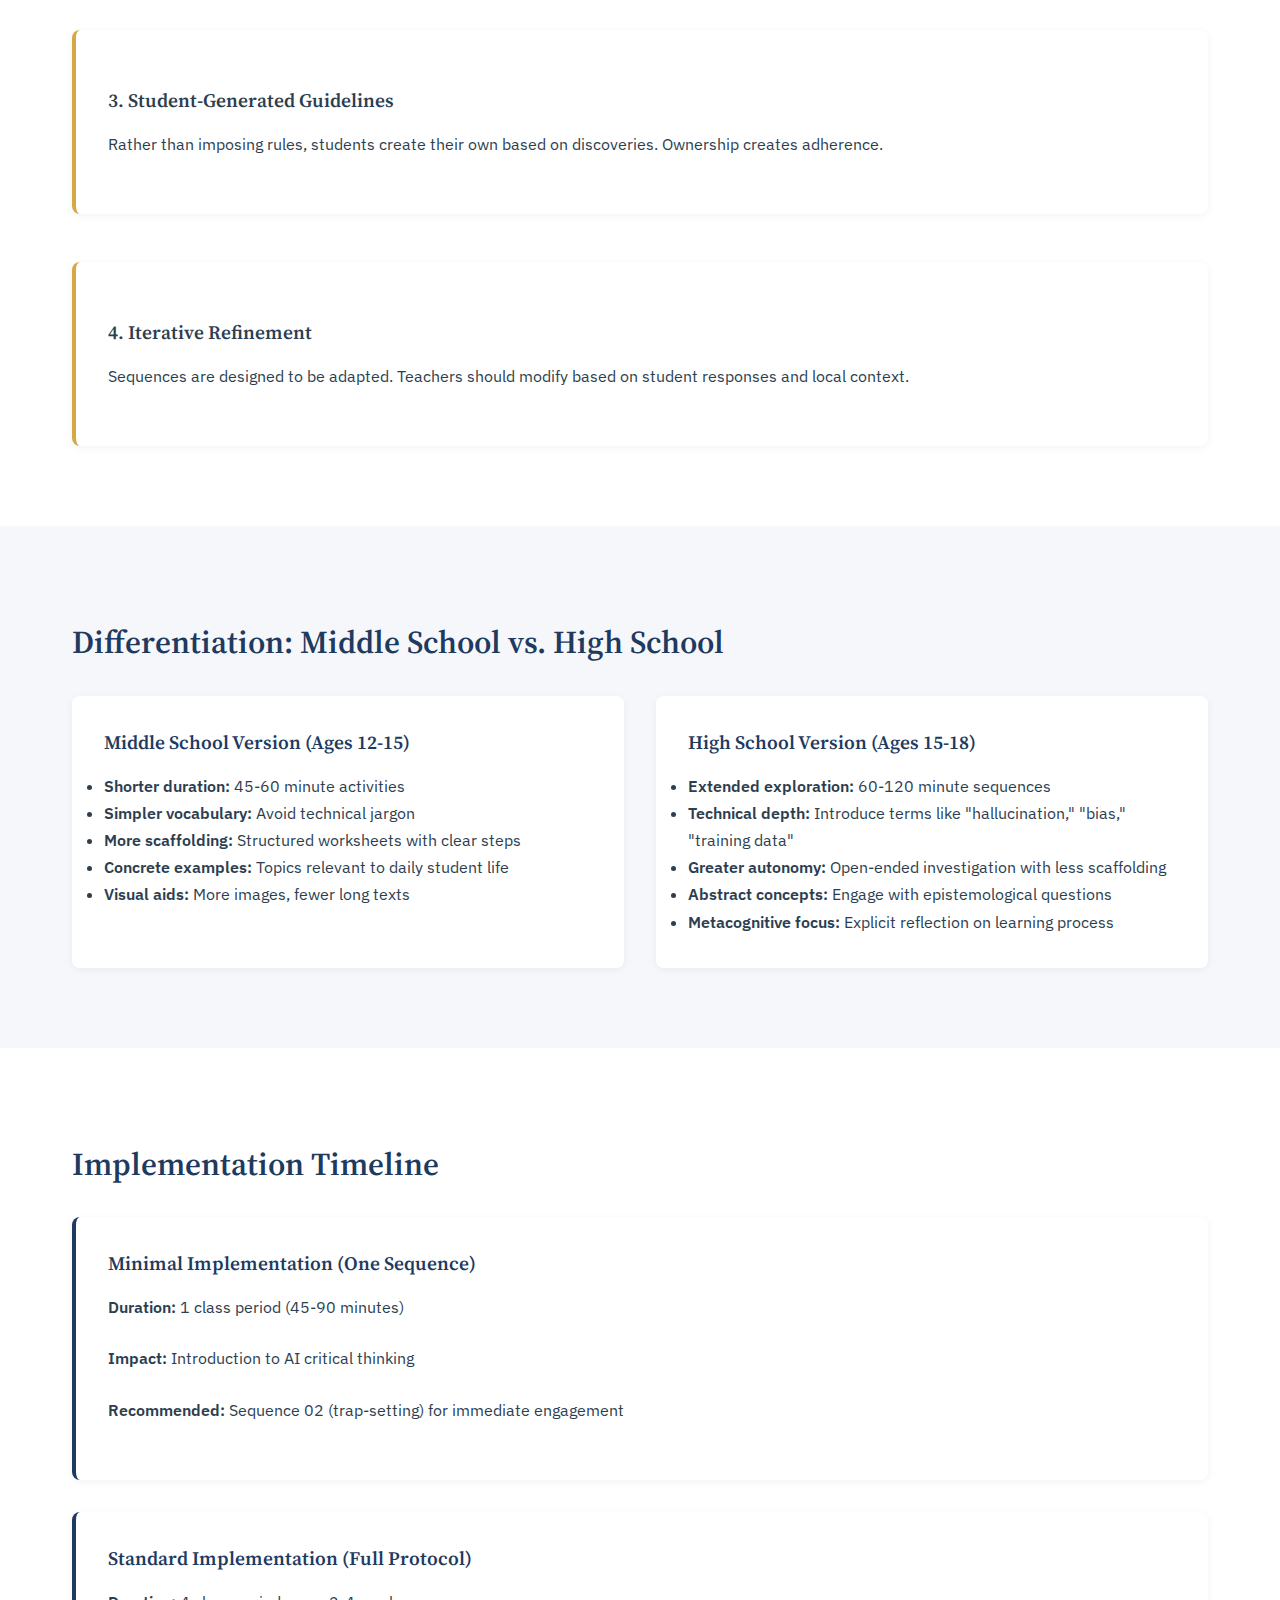
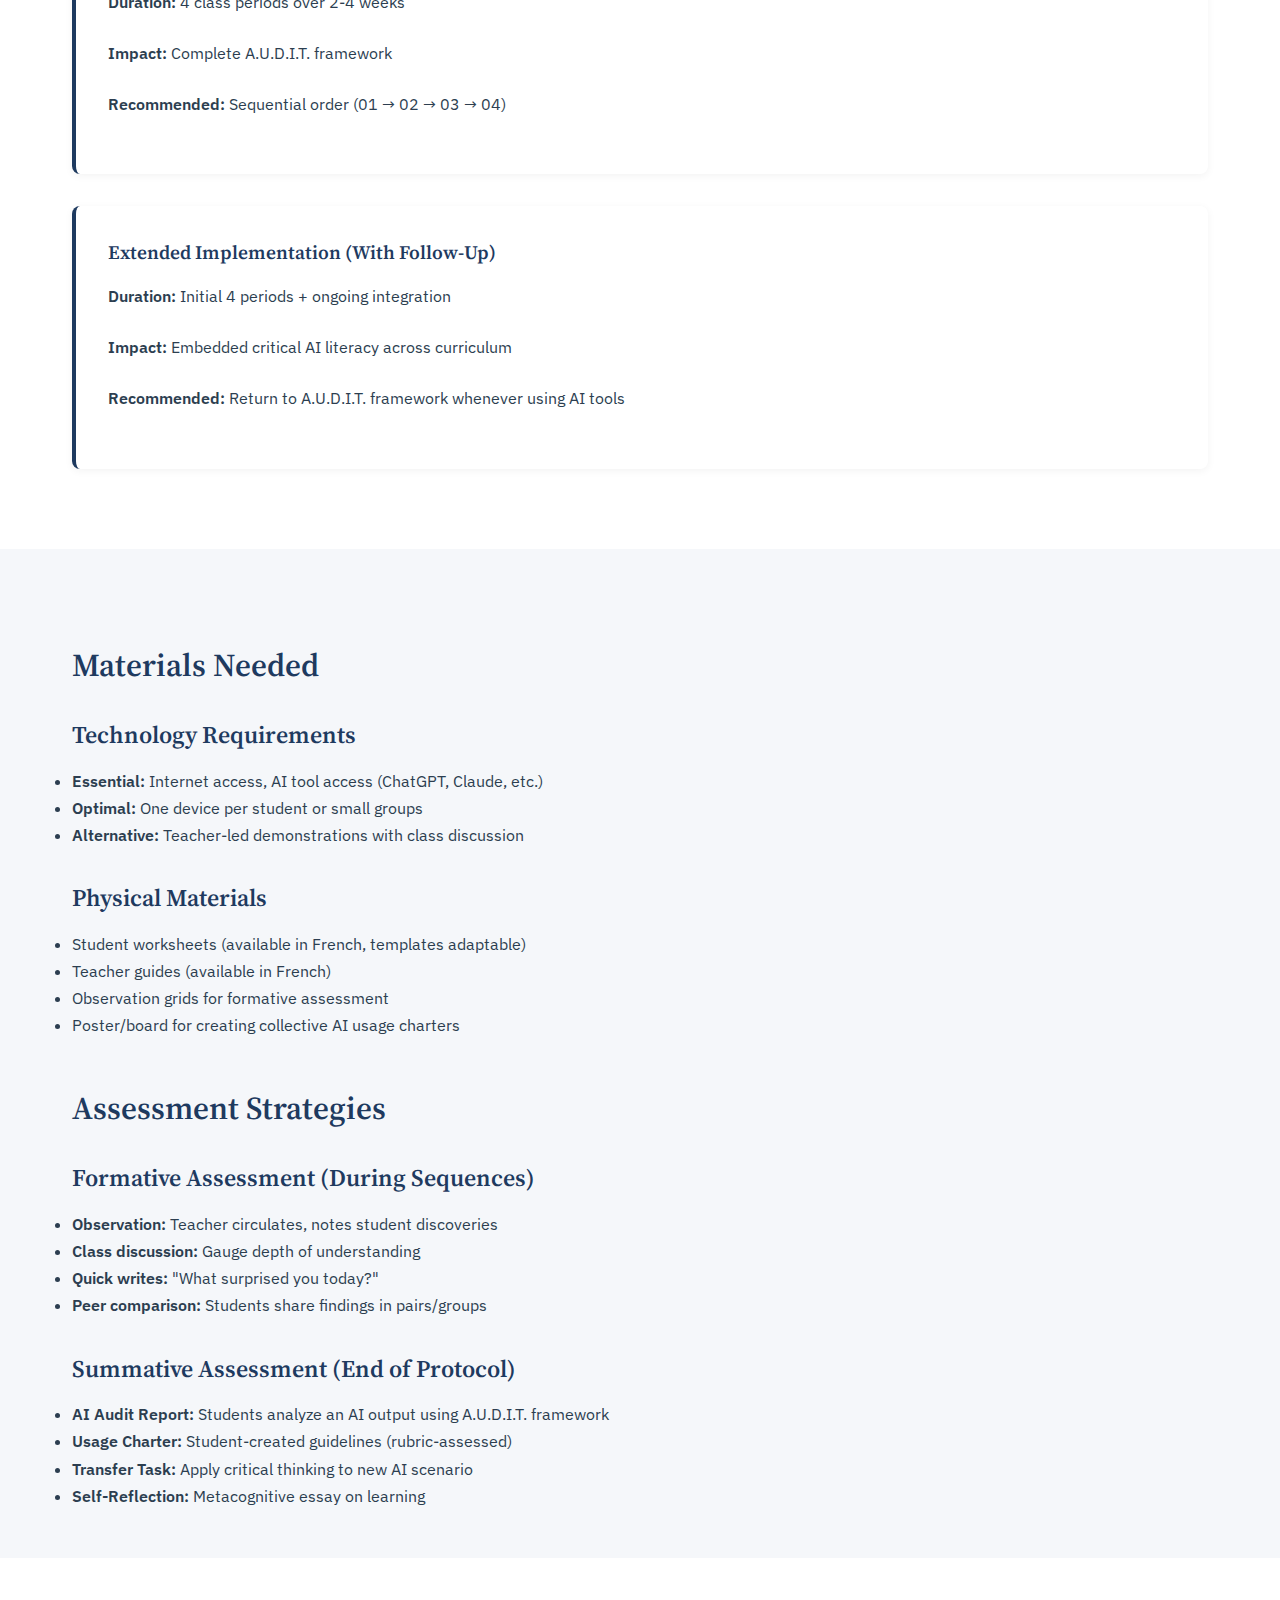
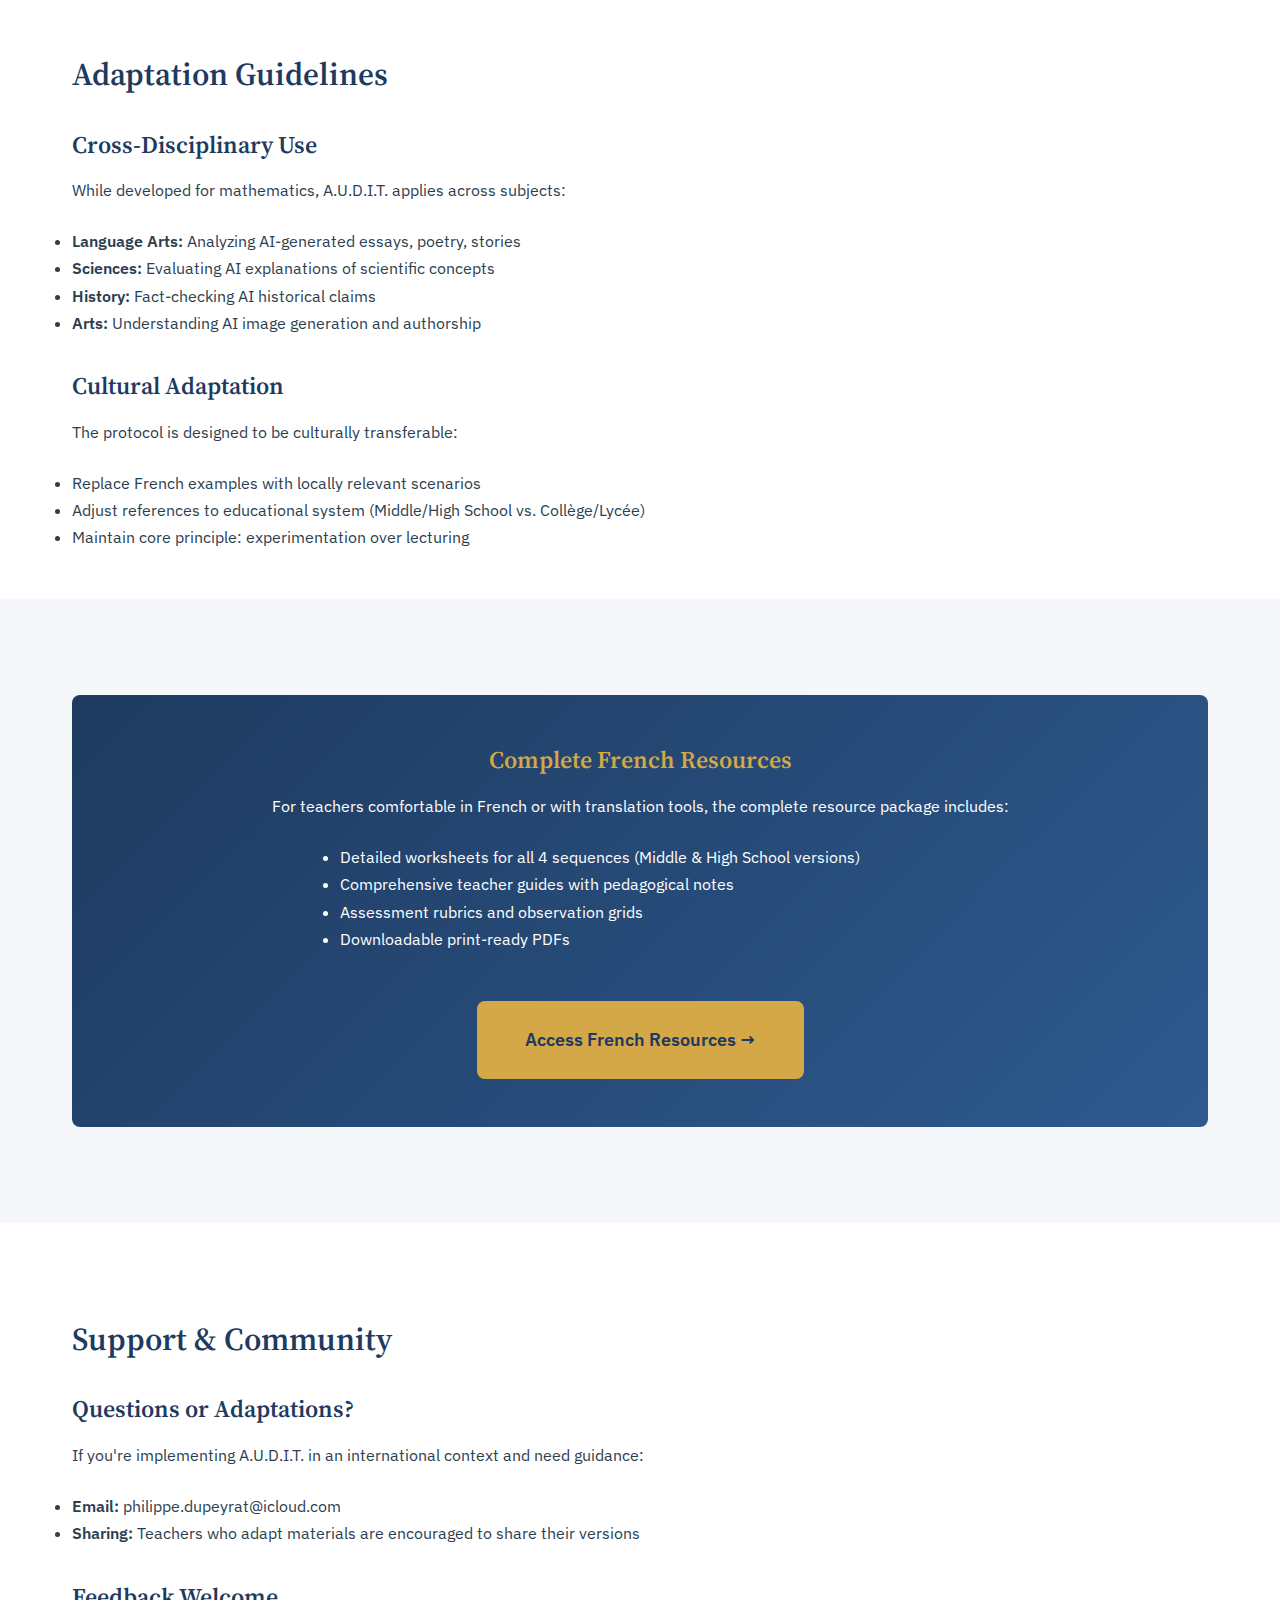
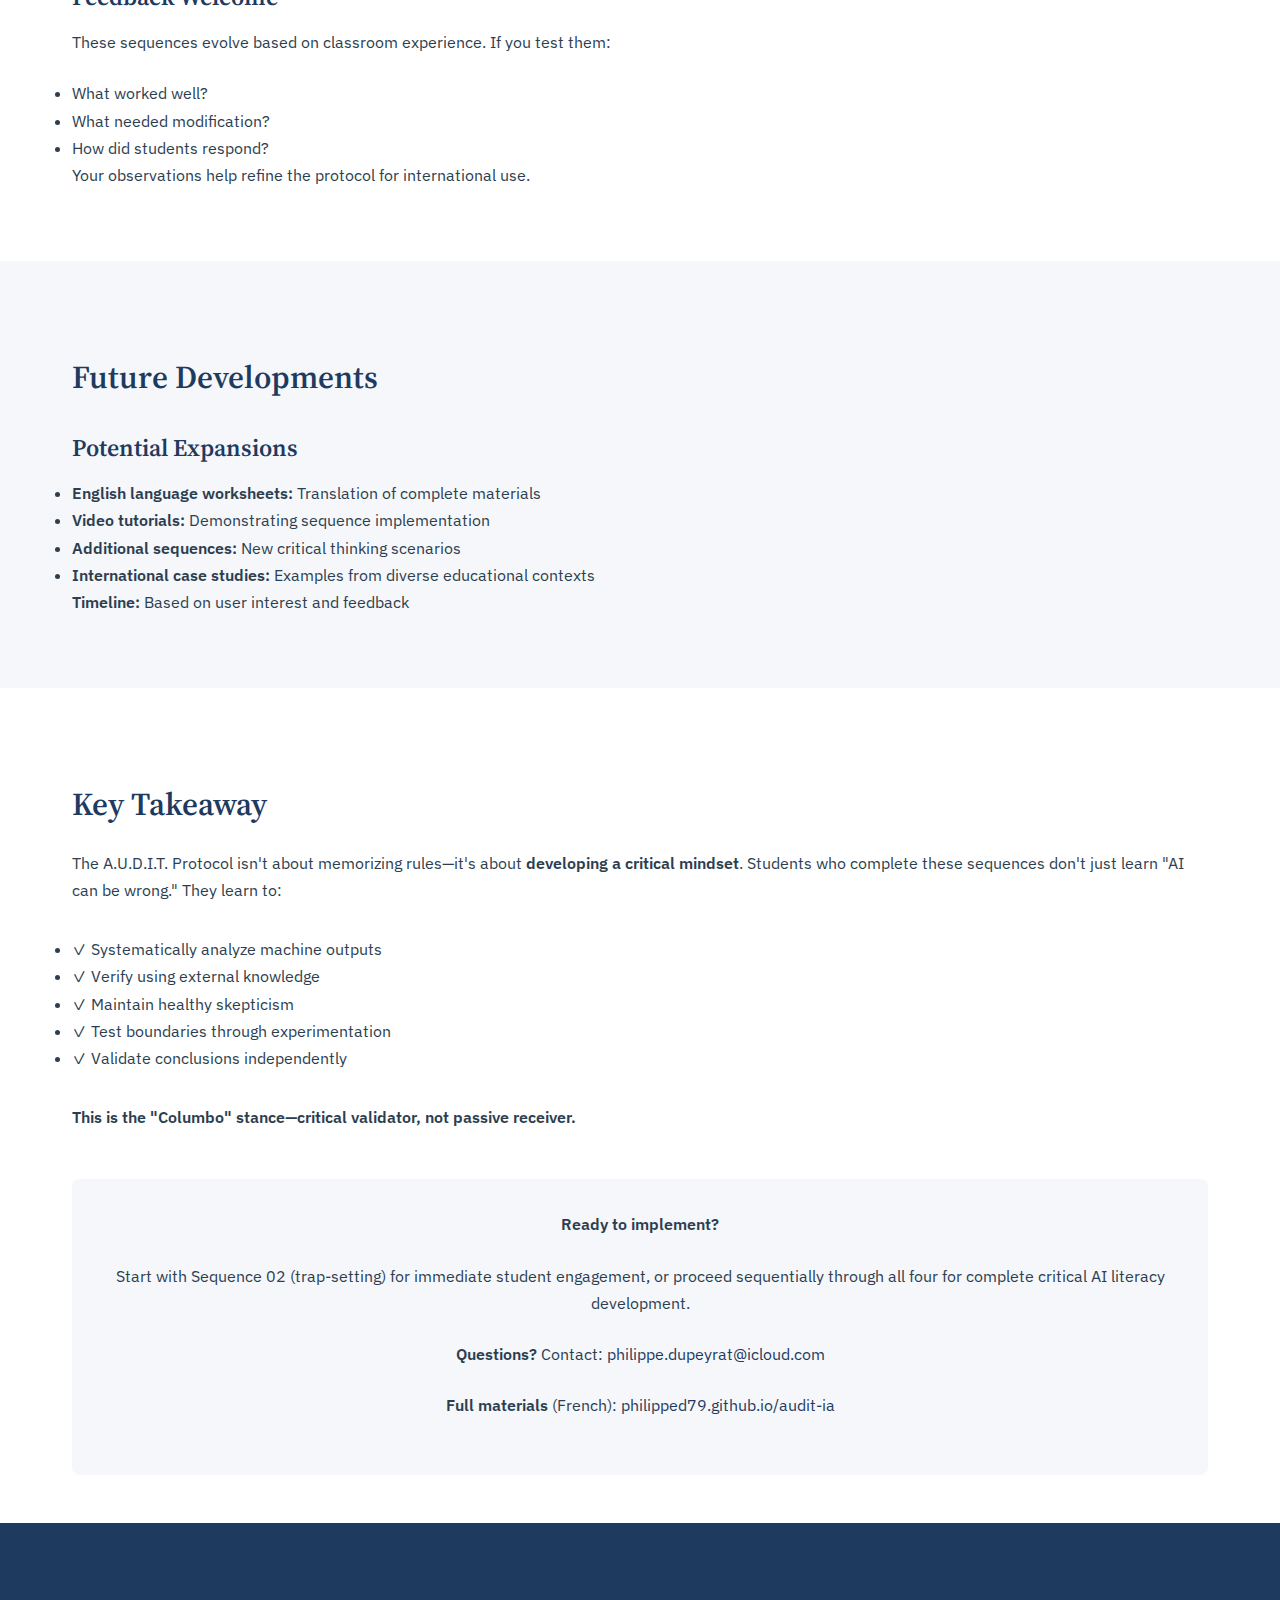
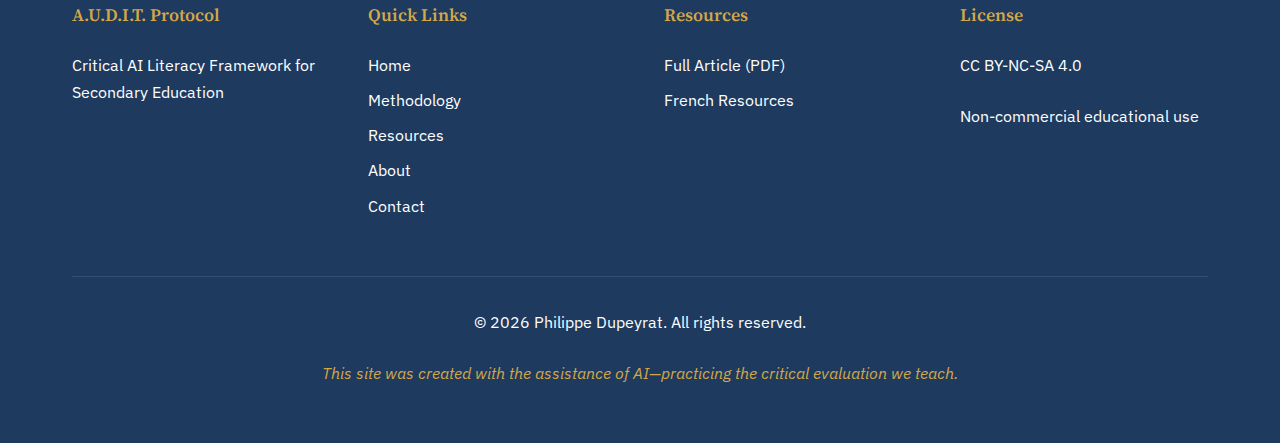
<file: resources.html>
<!DOCTYPE html>
<html lang="en">
<head>
    <meta charset="UTF-8">
    <meta name="viewport" content="width=device-width, initial-scale=1.0">
    <meta name="google-site-verification" content="IqeW7JyLDrIQaReiPsgU7a1p_0iKRF8A-2nKPkas81A" />
    
    <!-- SEO Meta Tags -->
    <meta name="description" content="A.U.D.I.T. Protocol pedagogical resources - five teaching sequences for critical AI literacy: AI style detection, fact verification, reasoning analysis, bias recognition, and red teaming.">
    <meta name="keywords" content="AI teaching resources, AI literacy curriculum, educational AI materials, AI hallucination detection, AI bias teaching, red teaming education, AI critical thinking lessons">
    <meta name="author" content="Philippe Dupeyrat">
    <meta name="robots" content="index, follow">
    
    <!-- Open Graph Meta Tags -->
    <meta property="og:title" content="Teaching Resources - A.U.D.I.T. Protocol">
    <meta property="og:description" content="Complete educational sequences for teaching AI critical literacy: from style detection to red teaming techniques">
    <meta property="og:url" content="https://philipped79.github.io/critical-thinking-ai/resources.html">
    <meta property="og:type" content="website">
    
    <title>Resources - A.U.D.I.T. Protocol</title>
    
    <!-- Fonts -->
    <link rel="preconnect" href="https://fonts.googleapis.com">
    <link rel="preconnect" href="https://fonts.gstatic.com" crossorigin>
    <link href="https://fonts.googleapis.com/css2?family=Source+Serif+4:ital,opsz,wght@0,8..60,400;0,8..60,600;0,8..60,700;1,8..60,400&family=IBM+Plex+Sans:wght@400;500;600&display=swap" rel="stylesheet">
    
    <style>
        /* CSS VARIABLES */
        :root {
            --primary-dark: #1E3A5F;
            --accent-gold: #D4A847;
            --bg-white: #FFFFFF;
            --bg-light: #F5F7FA;
            --text-dark: #2C3E50;
            --text-gray: #5A6C7D;
            --border-light: #E1E8ED;
            
            --font-serif: 'Source Serif 4', Georgia, serif;
            --font-sans: 'IBM Plex Sans', -apple-system, sans-serif;
            
            --spacing-xs: 0.5rem;
            --spacing-sm: 1rem;
            --spacing-md: 1.5rem;
            --spacing-lg: 2rem;
            --spacing-xl: 3rem;
            --spacing-xxl: 4rem;
            
            --border-radius: 8px;
        }
        
        /* GLOBAL STYLES */
        * { margin: 0; padding: 0; box-sizing: border-box; }
        
        html { font-size: 16px; scroll-behavior: smooth; }        
        body {
            font-family: var(--font-sans);
            color: var(--text-dark);
            line-height: 1.7;
            background-color: var(--bg-white);
        }
        
        h1, h2, h3, h4 { font-family: var(--font-serif); font-weight: 600; }
        
        h1 { font-size: 2.5rem; line-height: 1.2; margin-bottom: var(--spacing-md); }
        h2 { font-size: 2rem; line-height: 1.3; margin: var(--spacing-xl) 0 var(--spacing-md); color: var(--primary-dark); }
        h3 { font-size: 1.5rem; line-height: 1.4; margin: var(--spacing-lg) 0 var(--spacing-sm); color: var(--primary-dark); }
        h4 { font-size: 1.2rem; line-height: 1.5; margin: var(--spacing-md) 0 var(--spacing-sm); color: var(--text-dark); }
        
        p { margin-bottom: var(--spacing-md); }
        
        a { color: var(--primary-dark); text-decoration: none; transition: color 0.3s; }
        a:hover { color: var(--accent-gold); }
        
        strong { font-weight: 600; }
        em { font-style: italic; }
        
        .container {
            max-width: 1200px;
            margin: 0 auto;
            padding: 0 var(--spacing-lg);
        }
        
        /* HEADER */
        header {
            background-color: var(--primary-dark);
            color: var(--bg-white);
            padding: var(--spacing-md) 0;            position: sticky;
            top: 0;
            z-index: 100;
            box-shadow: 0 2px 8px rgba(0,0,0,0.1);
        }
        
        .header-content {
            display: flex;
            justify-content: space-between;
            align-items: center;
        }
        
        .logo {
            font-family: var(--font-serif);
            font-size: 1.5rem;
            font-weight: 700;
            color: var(--bg-white);
        }
        
        .tagline {
            color: var(--accent-gold);
            font-size: 0.9rem;
            font-weight: 400;
        }
        
        nav ul {
            list-style: none;
            display: flex;
            gap: var(--spacing-lg);
        }
        
        nav a {
            color: var(--bg-white);
            font-weight: 500;
            transition: color 0.3s;
        }
        
        nav a:hover { color: var(--accent-gold); }        
        /* HERO */
        .resources-hero {
            background: linear-gradient(135deg, var(--primary-dark) 0%, #2E5A8F 100%);
            color: var(--bg-white);
            padding: var(--spacing-xxl) 0 var(--spacing-xl);
            text-align: center;
        }
        
        .resources-hero h1 {
            color: var(--bg-white);
            margin-bottom: var(--spacing-sm);
        }
        
        .resources-hero .subtitle {
            font-size: 1.3rem;
            color: var(--accent-gold);
        }
        
        /* CONTENT SECTIONS */
        .content-section {
            padding: var(--spacing-xl) 0;
        }
        
        .content-section:nth-child(even) {
            background-color: var(--bg-light);
        }
        
        /* SEQUENCE CARDS */
        .sequences-grid {
            display: grid;
            gap: var(--spacing-xl);
            margin: var(--spacing-lg) 0;
        }
        
        .sequence-card {
            background: var(--bg-white);
            padding: var(--spacing-lg);
            border-radius: var(--border-radius);
            border-left: 4px solid var(--accent-gold);
            box-shadow: 0 2px 8px rgba(0,0,0,0.05);
        }
        
        .sequence-card h3 {
            margin-top: 0;
            color: var(--primary-dark);
        }
        
        .sequence-meta {
            display: flex;
            gap: var(--spacing-md);
            flex-wrap: wrap;
            margin-bottom: var(--spacing-md);
            font-size: 0.9rem;
            color: var(--text-gray);
        }
        
        .sequence-meta span {
            background-color: var(--bg-light);
            padding: 0.3rem 0.8rem;
            border-radius: 4px;
        }
        
        /* INFO BOX */
        .info-box {
            background-color: #FFF9E6;
            border-left: 4px solid var(--accent-gold);
            padding: var(--spacing-md);
            margin: var(--spacing-lg) 0;
            border-radius: 0 var(--border-radius) var(--border-radius) 0;
        }
        
        .info-box strong {
            color: var(--primary-dark);
            display: block;
            margin-bottom: var(--spacing-xs);
        }
        
        /* COMPARISON TABLE */
        .comparison-grid {
            display: grid;
            grid-template-columns: repeat(2, 1fr);
            gap: var(--spacing-lg);
            margin: var(--spacing-lg) 0;
        }
        
        .comparison-item {
            background: var(--bg-white);
            padding: var(--spacing-lg);
            border-radius: var(--border-radius);
            box-shadow: 0 2px 8px rgba(0,0,0,0.05);
        }
        
        .comparison-item h4 {
            color: var(--primary-dark);
            margin-top: 0;
        }
        
        /* TIMELINE BOXES */
        .timeline-grid {
            display: grid;
            gap: var(--spacing-lg);
            margin: var(--spacing-lg) 0;
        }
        
        .timeline-item {
            background: var(--bg-white);
            padding: var(--spacing-lg);
            border-radius: var(--border-radius);
            border-left: 4px solid var(--primary-dark);
            box-shadow: 0 2px 8px rgba(0,0,0,0.05);
        }
        
        .timeline-item h4 {
            color: var(--primary-dark);
            margin-top: 0;
        }
        
        /* CTA BOX */
        .cta-box {
            background: linear-gradient(135deg, var(--primary-dark) 0%, #2E5A8F 100%);
            color: var(--bg-white);
            padding: var(--spacing-xl);
            border-radius: var(--border-radius);
            text-align: center;
            margin: var(--spacing-xl) 0;
        }
        
        .cta-box h3 {
            color: var(--accent-gold);
            margin-top: 0;
        }
        
        .cta-button {
            background-color: var(--accent-gold);
            color: var(--primary-dark);
            padding: var(--spacing-md) var(--spacing-xl);
            border-radius: var(--border-radius);
            font-size: 1.1rem;
            font-weight: 600;
            display: inline-block;
            margin-top: var(--spacing-md);
            transition: all 0.3s;
        }
        
        .cta-button:hover {
            background-color: #c49635;
            transform: translateY(-2px);
            box-shadow: 0 4px 12px rgba(212, 168, 71, 0.3);
        }
        
        /* FOOTER */
        footer {
            background-color: var(--primary-dark);
            color: var(--bg-white);
            padding: var(--spacing-xl) 0 var(--spacing-lg);
        }
        
        .footer-content {
            display: grid;
            grid-template-columns: repeat(auto-fit, minmax(200px, 1fr));
            gap: var(--spacing-xl);
            margin-bottom: var(--spacing-xl);
        }
        
        .footer-section h3 {
            color: var(--accent-gold);
            font-size: 1.1rem;
            margin-bottom: var(--spacing-md);
        }
        
        .footer-section ul { list-style: none; }
        .footer-section li { margin-bottom: 0.5rem; }
        .footer-section a { color: var(--bg-white); }
        .footer-section a:hover { color: var(--accent-gold); }
        
        .footer-bottom {
            text-align: center;
            padding-top: var(--spacing-lg);
            border-top: 1px solid rgba(255,255,255,0.1);
        }
        
        .transparency-note {
            margin-top: 0.5rem;
            font-style: italic;
            color: var(--accent-gold);
        }
        
        /* RESPONSIVE */
        @media (max-width: 768px) {
            html { font-size: 14px; }
            
            nav ul {
                flex-direction: column;
                gap: var(--spacing-sm);
            }
            
            .header-content {
                flex-direction: column;
                text-align: center;
                gap: var(--spacing-md);
            }
            
            h1 { font-size: 2rem; }
            h2 { font-size: 1.7rem; }
            h3 { font-size: 1.3rem; }
            
            .comparison-grid {
                grid-template-columns: 1fr;
            }
            
            .footer-content {
                grid-template-columns: 1fr;
            }
        }
    </style>
</head>
<body>    <!-- HEADER -->
    <header>
        <div class="container">
            <div class="header-content">
                <div>
                    <div class="logo">A.U.D.I.T. Protocol</div>
                    <div class="tagline">Critical AI Literacy Framework</div>
                </div>
                <nav>
                    <ul>
                        <li><a href="index.html">Home</a></li>
                        <li><a href="methodology.html">Methodology</a></li>
                        <li><a href="resources.html">Resources</a></li>
                        <li><a href="about.html">About</a></li>
                        <li><a href="contact.html">Contact</a></li>
                    </ul>
                </nav>
            </div>
        </div>
    </header>

    <!-- HERO -->
    <section class="resources-hero">
        <div class="container">
            <h1>Pedagogical Resources</h1>
            <p class="subtitle">Teaching Materials & Implementation Guide</p>
        </div>
    </section>

    <!-- OVERVIEW -->
    <section class="content-section">
        <div class="container">
            <h2>Overview</h2>
            <p>The A.U.D.I.T. Protocol consists of four core sequences designed for secondary education (ages 12-18). Each sequence is available in versions adapted for both middle school and high school students, with differentiated complexity and cognitive demands.</p>
            
            <div class="info-box">
                <strong>Important Note</strong>
                <p>Complete detailed resources (student worksheets, teacher guides, assessment rubrics, and downloadable PDFs) are currently available in French. This page provides an overview of the pedagogical approach and structure.</p>
            </div>
        </div>
    </section>

    <!-- FOUR SEQUENCES -->
    <section class="content-section">
        <div class="container">
            <h2>The Four Sequences</h2>
            
            <div class="sequences-grid">
                <!-- SEQUENCE 01 -->
                <div class="sequence-card">
                    <h3>Sequence 01: Detecting AI Writing Style</h3>
                    <div class="sequence-meta">
                        <span>⏱️ Duration: 45-60 minutes</span>
                        <span>📚 Level: Middle & High School</span>
                        <span>🎯 Core Skill: Pattern recognition</span>
                    </div>
                    
                    <h4>What students do:</h4>
                    <ul>
                        <li>Generate texts using AI on a given topic</li>
                        <li>Analyze multiple AI outputs to identify recurring patterns</li>
                        <li>Create a "checklist" of AI writing tics</li>
                        <li>Apply this checklist to mystery texts (human vs. AI)</li>
                    </ul>
                    
                    <h4>Why it matters:</h4>
                    <p>Students develop a practical ability to recognize AI-generated content, understanding that AI has distinctive stylistic "fingerprints" even when mimicking human writing.</p>
                    
                    <h4>Teacher focus:</h4>
                    <p>Guide students toward discovery rather than lecturing. The power comes from students identifying patterns themselves.</p>
                </div>
                
                <!-- SEQUENCE 02 -->
                <div class="sequence-card">
                    <h3>Sequence 02: Can AI Lie? Setting Traps</h3>
                    <div class="sequence-meta">
                        <span>⏱️ Duration: 60-90 minutes</span>
                        <span>📚 Level: Middle & High School</span>
                        <span>🎯 Core Skill: Fact-checking</span>
                    </div>
                    
                    <h4>What students do:</h4>
                    <ul>
                        <li>Design "trap prompts" to make AI assert falsehoods</li>
                        <li>Test different categories: impossible facts, logical contradictions, pseudo-science</li>
                        <li>Document AI's confident falsehoods</li>
                        <li>Develop verification strategies</li>
                    </ul>
                    
                    <h4>Why it matters:</h4>
                    <p>Students discover firsthand that AI can "hallucinate" facts with complete confidence. This visceral experience is far more powerful than being told "AI isn't always accurate."</p>
                    
                    <h4>Teacher focus:</h4>
                    <p>Safety in intellectual risk-taking. Students should feel free to experiment without judgment. The goal is discovery, not getting "right answers."</p>
                </div>
                
                <!-- SEQUENCE 03 -->
                <div class="sequence-card">
                    <h3>Sequence 03: Becoming an AI Pilot - Understanding Reasoning vs. Prediction</h3>
                    <div class="sequence-meta">
                        <span>⏱️ Duration: 90-120 minutes</span>
                        <span>📚 Level: Middle & High School</span>
                        <span>🎯 Core Skill: Understanding AI fundamentals</span>
                    </div>
                    
                    <h4>What students do:</h4>
                    <ul>
                        <li>Test AI with logical reasoning tasks (syllogisms, mathematical proof)</li>
                        <li>Observe AI's pattern-matching vs. logical reasoning</li>
                        <li>Understand the difference between prediction and reasoning</li>
                        <li>Create personal AI usage charters</li>
                    </ul>
                    
                    <h4>Why it matters:</h4>
                    <p>Students grasp the fundamental limitation—AI predicts next words, it doesn't "think." This understanding empowers better tool use.</p>
                    
                    <h4>Teacher focus:</h4>
                    <p>The charter creation is crucial. Let students develop their own rules based on discoveries. Autonomy is the goal.</p>
                </div>
                
                <!-- SEQUENCE 04 -->
                <div class="sequence-card">
                    <h3>Sequence 04: Detecting Bias</h3>
                    <div class="sequence-meta">
                        <span>⏱️ Duration: 60-90 minutes</span>
                        <span>📚 Level: Middle & High School</span>
                        <span>🎯 Core Skill: Critical awareness</span>
                    </div>
                    
                    <h4>What students do:</h4>
                    <ul>
                        <li>Generate images or scenarios across demographic categories</li>
                        <li>Identify stereotypical patterns in AI outputs</li>
                        <li>Understand how training data shapes outputs</li>
                        <li>Develop strategies for bias-aware AI use</li>
                    </ul>
                    
                    <h4>Why it matters:</h4>
                    <p>Students recognize that AI reflects and can amplify societal biases. This creates critical consumers of AI, not passive acceptors.</p>
                    
                    <h4>Teacher focus:</h4>
                    <p>Handle sensitively. This sequence touches on representation, stereotypes, and fairness. Create a safe space for honest discussion.</p>
                </div>
                
                <!-- SEQUENCE 05 -->
                <div class="sequence-card">
                    <h3>Sequence 05: RED TEAMING - Exposing AI Vulnerabilities</h3>
                    <div class="sequence-meta">
                        <span>⏱️ Duration: Advanced (90-120 minutes)</span>
                        <span>📚 Level: Advanced High School</span>
                        <span>🎯 Core Skill: Security awareness</span>
                        <span>⚠️ Ethics: Requires careful framing</span>
                    </div>
                    
                    <h4>What students learn:</h4>
                    <ul>
                        <li>Red Teaming techniques borrowed from cybersecurity</li>
                        <li>How AI models detect patterns, not intentions</li>
                        <li>Five core manipulation strategies (virtualization, fragmentation, social engineering, obfuscation, logical inversion)</li>
                        <li>Real case: How Gemini was made to reveal all its vulnerabilities</li>
                    </ul>
                    
                    <h4>Why it matters:</h4>
                    <p>Students understand that AI security is an ongoing challenge, not a solved problem. They recognize manipulation techniques not to use them maliciously, but to think critically about AI safety claims.</p>
                    
                    <h4>Teacher focus:</h4>
                    <p><strong>Ethical framing is crucial.</strong> This sequence should be presented as security awareness education, similar to teaching about phishing emails. The goal is defensive knowledge, not offensive capability.</p>
                    
                    <p><a href="red-teaming.html" class="cta-link">Read full RED TEAMING sequence →</a></p>
                </div>
            </div>
        </div>
    </section>

    <!-- PEDAGOGICAL APPROACH -->
    <section class="content-section">
        <div class="container">
            <h2>Pedagogical Approach: The "Columbo Philosophy"</h2>
            <p>All sequences share a common methodology:</p>
            
            <div class="sequences-grid">
                <div class="sequence-card">
                    <h4>1. Experimentation First</h4>
                    <p>Students discover AI limitations through direct experience, not lectures. The teacher orchestrates experiments, not explanations.</p>
                </div>
                
                <div class="sequence-card">
                    <h4>2. From Observation to Abstraction</h4>
                    <p>Students move from concrete cases ("Look, this AI output is wrong!") to general principles ("AI can hallucinate facts").</p>
                </div>
                
                <div class="sequence-card">
                    <h4>3. Student-Generated Guidelines</h4>
                    <p>Rather than imposing rules, students create their own based on discoveries. Ownership creates adherence.</p>
                </div>
                
                <div class="sequence-card">
                    <h4>4. Iterative Refinement</h4>
                    <p>Sequences are designed to be adapted. Teachers should modify based on student responses and local context.</p>
                </div>
            </div>
        </div>
    </section>

    <!-- DIFFERENTIATION -->
    <section class="content-section">
        <div class="container">
            <h2>Differentiation: Middle School vs. High School</h2>
            
            <div class="comparison-grid">
                <div class="comparison-item">
                    <h4>Middle School Version (Ages 12-15)</h4>
                    <ul>
                        <li><strong>Shorter duration:</strong> 45-60 minute activities</li>
                        <li><strong>Simpler vocabulary:</strong> Avoid technical jargon</li>
                        <li><strong>More scaffolding:</strong> Structured worksheets with clear steps</li>
                        <li><strong>Concrete examples:</strong> Topics relevant to daily student life</li>
                        <li><strong>Visual aids:</strong> More images, fewer long texts</li>
                    </ul>
                </div>
                
                <div class="comparison-item">
                    <h4>High School Version (Ages 15-18)</h4>
                    <ul>
                        <li><strong>Extended exploration:</strong> 60-120 minute sequences</li>
                        <li><strong>Technical depth:</strong> Introduce terms like "hallucination," "bias," "training data"</li>
                        <li><strong>Greater autonomy:</strong> Open-ended investigation with less scaffolding</li>
                        <li><strong>Abstract concepts:</strong> Engage with epistemological questions</li>
                        <li><strong>Metacognitive focus:</strong> Explicit reflection on learning process</li>
                    </ul>
                </div>
            </div>
        </div>
    </section>

    <!-- IMPLEMENTATION TIMELINE -->
    <section class="content-section">
        <div class="container">
            <h2>Implementation Timeline</h2>
            
            <div class="timeline-grid">
                <div class="timeline-item">
                    <h4>Minimal Implementation (One Sequence)</h4>
                    <p><strong>Duration:</strong> 1 class period (45-90 minutes)</p>
                    <p><strong>Impact:</strong> Introduction to AI critical thinking</p>
                    <p><strong>Recommended:</strong> Sequence 02 (trap-setting) for immediate engagement</p>
                </div>
                
                <div class="timeline-item">
                    <h4>Standard Implementation (Full Protocol)</h4>
                    <p><strong>Duration:</strong> 4 class periods over 2-4 weeks</p>
                    <p><strong>Impact:</strong> Complete A.U.D.I.T. framework</p>
                    <p><strong>Recommended:</strong> Sequential order (01 → 02 → 03 → 04)</p>
                </div>
                
                <div class="timeline-item">
                    <h4>Extended Implementation (With Follow-Up)</h4>
                    <p><strong>Duration:</strong> Initial 4 periods + ongoing integration</p>
                    <p><strong>Impact:</strong> Embedded critical AI literacy across curriculum</p>
                    <p><strong>Recommended:</strong> Return to A.U.D.I.T. framework whenever using AI tools</p>
                </div>
            </div>
        </div>
    </section>

    <!-- MATERIALS & ASSESSMENT -->
    <section class="content-section">
        <div class="container">
            <h2>Materials Needed</h2>
            
            <h3>Technology Requirements</h3>
            <ul>
                <li><strong>Essential:</strong> Internet access, AI tool access (ChatGPT, Claude, etc.)</li>
                <li><strong>Optimal:</strong> One device per student or small groups</li>
                <li><strong>Alternative:</strong> Teacher-led demonstrations with class discussion</li>
            </ul>
            
            <h3>Physical Materials</h3>
            <ul>
                <li>Student worksheets (available in French, templates adaptable)</li>
                <li>Teacher guides (available in French)</li>
                <li>Observation grids for formative assessment</li>
                <li>Poster/board for creating collective AI usage charters</li>
            </ul>
            
            <h2>Assessment Strategies</h2>
            
            <h3>Formative Assessment (During Sequences)</h3>
            <ul>
                <li><strong>Observation:</strong> Teacher circulates, notes student discoveries</li>
                <li><strong>Class discussion:</strong> Gauge depth of understanding</li>
                <li><strong>Quick writes:</strong> "What surprised you today?"</li>
                <li><strong>Peer comparison:</strong> Students share findings in pairs/groups</li>
            </ul>
            
            <h3>Summative Assessment (End of Protocol)</h3>
            <ul>
                <li><strong>AI Audit Report:</strong> Students analyze an AI output using A.U.D.I.T. framework</li>
                <li><strong>Usage Charter:</strong> Student-created guidelines (rubric-assessed)</li>
                <li><strong>Transfer Task:</strong> Apply critical thinking to new AI scenario</li>
                <li><strong>Self-Reflection:</strong> Metacognitive essay on learning</li>
            </ul>
        </div>
    </section>

    <!-- ADAPTATION -->
    <section class="content-section">
        <div class="container">
            <h2>Adaptation Guidelines</h2>
            
            <h3>Cross-Disciplinary Use</h3>
            <p>While developed for mathematics, A.U.D.I.T. applies across subjects:</p>
            <ul>
                <li><strong>Language Arts:</strong> Analyzing AI-generated essays, poetry, stories</li>
                <li><strong>Sciences:</strong> Evaluating AI explanations of scientific concepts</li>
                <li><strong>History:</strong> Fact-checking AI historical claims</li>
                <li><strong>Arts:</strong> Understanding AI image generation and authorship</li>
            </ul>
            
            <h3>Cultural Adaptation</h3>
            <p>The protocol is designed to be culturally transferable:</p>
            <ul>
                <li>Replace French examples with locally relevant scenarios</li>
                <li>Adjust references to educational system (Middle/High School vs. Collège/Lycée)</li>
                <li>Maintain core principle: experimentation over lecturing</li>
            </ul>
        </div>
    </section>

    <!-- FRENCH RESOURCES CTA -->
    <section class="content-section">
        <div class="container">
            <div class="cta-box">
                <h3>Complete French Resources</h3>
                <p>For teachers comfortable in French or with translation tools, the complete resource package includes:</p>
                <ul style="text-align: left; max-width: 600px; margin: var(--spacing-md) auto;">
                    <li>Detailed worksheets for all 4 sequences (Middle & High School versions)</li>
                    <li>Comprehensive teacher guides with pedagogical notes</li>
                    <li>Assessment rubrics and observation grids</li>
                    <li>Downloadable print-ready PDFs</li>
                </ul>
                <a href="https://philipped79.github.io/audit-ia" class="cta-button" target="_blank">Access French Resources →</a>
            </div>
        </div>
    </section>

    <!-- SUPPORT -->
    <section class="content-section">
        <div class="container">
            <h2>Support & Community</h2>
            
            <h3>Questions or Adaptations?</h3>
            <p>If you're implementing A.U.D.I.T. in an international context and need guidance:</p>
            <ul>
                <li><strong>Email:</strong> philippe.dupeyrat@icloud.com</li>
                <li><strong>Sharing:</strong> Teachers who adapt materials are encouraged to share their versions</li>
            </ul>
            
            <h3>Feedback Welcome</h3>
            <p>These sequences evolve based on classroom experience. If you test them:</p>
            <ul>
                <li>What worked well?</li>
                <li>What needed modification?</li>
                <li>How did students respond?</li>
            </ul>
            <p>Your observations help refine the protocol for international use.</p>
        </div>
    </section>

    <!-- FUTURE DEVELOPMENTS -->
    <section class="content-section">
        <div class="container">
            <h2>Future Developments</h2>
            
            <h3>Potential Expansions</h3>
            <ul>
                <li><strong>English language worksheets:</strong> Translation of complete materials</li>
                <li><strong>Video tutorials:</strong> Demonstrating sequence implementation</li>
                <li><strong>Additional sequences:</strong> New critical thinking scenarios</li>
                <li><strong>International case studies:</strong> Examples from diverse educational contexts</li>
            </ul>
            
            <p><strong>Timeline:</strong> Based on user interest and feedback</p>
        </div>
    </section>

    <!-- KEY TAKEAWAY -->
    <section class="content-section">
        <div class="container">
            <h2>Key Takeaway</h2>
            <p>The A.U.D.I.T. Protocol isn't about memorizing rules—it's about <strong>developing a critical mindset</strong>. Students who complete these sequences don't just learn "AI can be wrong." They learn to:</p>
            
            <ul style="margin: var(--spacing-lg) 0;">
                <li>✓ Systematically analyze machine outputs</li>
                <li>✓ Verify using external knowledge</li>
                <li>✓ Maintain healthy skepticism</li>
                <li>✓ Test boundaries through experimentation</li>
                <li>✓ Validate conclusions independently</li>
            </ul>
            
            <p><strong>This is the "Columbo" stance—critical validator, not passive receiver.</strong></p>
            
            <div style="margin-top: var(--spacing-xl); padding: var(--spacing-lg); background-color: var(--bg-light); border-radius: var(--border-radius); text-align: center;">
                <p style="margin-bottom: var(--spacing-md);"><strong>Ready to implement?</strong></p>
                <p>Start with Sequence 02 (trap-setting) for immediate student engagement, or proceed sequentially through all four for complete critical AI literacy development.</p>
                <p style="margin-top: var(--spacing-md);"><strong>Questions?</strong> Contact: <a href="mailto:philippe.dupeyrat@icloud.com">philippe.dupeyrat@icloud.com</a></p>
                <p><strong>Full materials</strong> (French): <a href="https://philipped79.github.io/audit-ia" target="_blank">philipped79.github.io/audit-ia</a></p>
            </div>
        </div>
    </section>

    <!-- FOOTER -->
    <footer>
        <div class="container">
            <div class="footer-content">
                <div class="footer-section">
                    <h3>A.U.D.I.T. Protocol</h3>
                    <p>Critical AI Literacy Framework for Secondary Education</p>
                </div>
                
                <div class="footer-section">
                    <h3>Quick Links</h3>
                    <ul>
                        <li><a href="index.html">Home</a></li>
                        <li><a href="methodology.html">Methodology</a></li>
                        <li><a href="resources.html">Resources</a></li>
                        <li><a href="about.html">About</a></li>
                        <li><a href="contact.html">Contact</a></li>
                    </ul>
                </div>
                
                <div class="footer-section">
                    <h3>Resources</h3>
                    <ul>
                        <li><a href="The_Columbo_Teacher_Full_Article.pdf" download>Full Article (PDF)</a></li>
                        <li><a href="https://philipped79.github.io/audit-ia" target="_blank">French Resources</a></li>
                    </ul>
                </div>
                
                <div class="footer-section">
                    <h3>License</h3>
                    <p>CC BY-NC-SA 4.0</p>
                    <p>Non-commercial educational use</p>
                </div>
            </div>
            
            <div class="footer-bottom">
                <p>&copy; 2026 Philippe Dupeyrat. All rights reserved.</p>
                <p class="transparency-note">This site was created with the assistance of AI—practicing the critical evaluation we teach.</p>
            </div>
        </div>
    </footer>
</body>
</html>
</file>
<file: PREVIEW_style.css>
/* ===================================
   CRITICAL AI LITERACY - STYLE.CSS
   A.U.D.I.T. Protocol Website
   =================================== */

/* === ROOT VARIABLES === */
:root {
    /* Colors */
    --primary-dark: #1E3A5F;
    --primary-light: #2A5080;
    --accent-gold: #D4A847;
    --text-dark: #1a1a1a;
    --text-medium: #4a4a4a;
    --text-light: #6a6a6a;
    --bg-white: #ffffff;
    --bg-light: #f8f9fa;
    --bg-lighter: #fafbfc;
    --border-color: #e1e4e8;
    
    /* Typography */
    --font-serif: 'Source Serif 4', Georgia, serif;
    --font-sans: 'IBM Plex Sans', -apple-system, BlinkMacSystemFont, sans-serif;
    
    /* Spacing */
    --spacing-xs: 0.5rem;
    --spacing-sm: 1rem;
    --spacing-md: 1.5rem;
    --spacing-lg: 2rem;
    --spacing-xl: 3rem;
    --spacing-2xl: 4rem;
    
    /* Layout */
    --max-width: 1200px;
    --border-radius: 8px;
    --transition: all 0.3s ease;
}

/* === RESET & BASE === */
* {
    margin: 0;
    padding: 0;
    box-sizing: border-box;
}

html {
    font-size: 16px;
    scroll-behavior: smooth;
}

body {
    font-family: var(--font-sans);
    line-height: 1.6;
    color: var(--text-dark);
    background-color: var(--bg-white);
}

/* === TYPOGRAPHY === */
h1, h2, h3, h4, h5, h6 {
    font-family: var(--font-serif);
    font-weight: 700;
    line-height: 1.3;
    margin-bottom: var(--spacing-md);
    color: var(--primary-dark);
}

h1 { font-size: 2.5rem; }
h2 { font-size: 2rem; }
h3 { font-size: 1.5rem; }
h4 { font-size: 1.25rem; }

p {
    margin-bottom: var(--spacing-sm);
    line-height: 1.7;
}

a {
    color: var(--primary-dark);
    text-decoration: none;
    transition: var(--transition);
}

a:hover {
    color: var(--accent-gold);
}

/* === CONTAINER === */
.container {
    max-width: var(--max-width);
    margin: 0 auto;
    padding: 0 var(--spacing-md);
}

/* === HEADER & NAVIGATION === */
header {
    background-color: var(--primary-dark);
    color: var(--bg-white);
    padding: var(--spacing-md) 0;
    position: sticky;
    top: 0;
    z-index: 1000;
    box-shadow: 0 2px 10px rgba(0,0,0,0.1);
}

.main-nav .container {
    display: flex;
    justify-content: space-between;
    align-items: center;
}

.nav-brand h1 {
    color: var(--bg-white);
    font-size: 1.5rem;
    margin-bottom: 0.25rem;
}

.tagline {
    color: var(--accent-gold);
    font-size: 0.9rem;
    font-style: italic;
}

.nav-menu {
    display: flex;
    list-style: none;
    gap: var(--spacing-lg);
}

.nav-menu a {
    color: var(--bg-white);
    padding: 0.5rem 1rem;
    font-weight: 500;
    border-radius: var(--border-radius);
    transition: var(--transition);
}

.nav-menu a:hover,
.nav-menu a.active {
    background-color: var(--accent-gold);
    color: var(--primary-dark);
}

/* === HERO SECTION === */
.hero {
    background: linear-gradient(135deg, var(--primary-dark) 0%, var(--primary-light) 100%);
    color: var(--bg-white);
    padding: var(--spacing-2xl) 0;
    text-align: center;
}

.hero h2 {
    color: var(--bg-white);
    font-size: 2.5rem;
    margin-bottom: var(--spacing-md);
}

.hero-subtitle {
    font-size: 1.25rem;
    max-width: 800px;
    margin: 0 auto var(--spacing-xl);
    line-height: 1.6;
}

.hero-stats {
    display: grid;
    grid-template-columns: repeat(auto-fit, minmax(200px, 1fr));
    gap: var(--spacing-lg);
    margin-top: var(--spacing-xl);
}

.stat {
    display: flex;
    flex-direction: column;
    align-items: center;
}

.stat-number {
    font-family: var(--font-serif);
    font-size: 3rem;
    font-weight: 700;
    color: var(--accent-gold);
    line-height: 1;
}

.stat-label {
    font-size: 0.9rem;
    margin-top: var(--spacing-xs);
}

/* === SECTIONS === */
section {
    padding: var(--spacing-2xl) 0;
}

section:nth-child(even) {
    background-color: var(--bg-light);
}

.section-intro {
    font-size: 1.1rem;
    max-width: 800px;
    margin: 0 auto var(--spacing-xl);
    text-align: center;
    color: var(--text-medium);
}

/* === AUDIT GRID === */
.audit-grid {
    display: grid;
    grid-template-columns: repeat(auto-fit, minmax(280px, 1fr));
    gap: var(--spacing-lg);
    margin-top: var(--spacing-xl);
}

.audit-card {
    background: var(--bg-white);
    padding: var(--spacing-lg);
    border-radius: var(--border-radius);
    border: 2px solid var(--border-color);
    transition: var(--transition);
}

.audit-card:hover {
    border-color: var(--accent-gold);
    box-shadow: 0 4px 12px rgba(0,0,0,0.1);
    transform: translateY(-4px);
}

.card-letter {
    display: inline-block;
    width: 50px;
    height: 50px;
    background-color: var(--primary-dark);
    color: var(--bg-white);
    font-family: var(--font-serif);
    font-size: 1.5rem;
    font-weight: 700;
    border-radius: 50%;
    display: flex;
    align-items: center;
    justify-content: center;
    margin-bottom: var(--spacing-md);
}

.audit-card h3 {
    color: var(--primary-dark);
    margin-bottom: var(--spacing-sm);
}

.audit-card p strong {
    color: var(--accent-gold);
    display: block;
    margin-bottom: var(--spacing-xs);
}

/* === IDEAS GRID === */
.ideas-grid {
    display: grid;
    grid-template-columns: repeat(auto-fit, minmax(300px, 1fr));
    gap: var(--spacing-lg);
    margin-top: var(--spacing-xl);
}

.idea-card {
    background: var(--bg-white);
    padding: var(--spacing-lg);
    border-radius: var(--border-radius);
    text-align: center;
}

.idea-icon {
    font-size: 3rem;
    margin-bottom: var(--spacing-md);
}

/* === SEQUENCES === */
.sequences-list {
    max-width: 900px;
    margin: 0 auto;
}

.sequence-item {
    display: flex;
    gap: var(--spacing-lg);
    background: var(--bg-white);
    padding: var(--spacing-lg);
    border-radius: var(--border-radius);
    border-left: 4px solid var(--accent-gold);
    margin-bottom: var(--spacing-lg);
    transition: var(--transition);
}

.sequence-item:hover {
    box-shadow: 0 4px 12px rgba(0,0,0,0.1);
    transform: translateX(8px);
}

.sequence-number {
    font-family: var(--font-serif);
    font-size: 3rem;
    font-weight: 700;
    color: var(--accent-gold);
    min-width: 80px;
    text-align: center;
}

.sequence-content h3 {
    margin-bottom: var(--spacing-xs);
}

.sequence-skill {
    color: var(--primary-dark);
    font-weight: 600;
    margin-bottom: var(--spacing-sm);
}

/* === BUTTONS === */
.btn-primary,
.btn-secondary {
    display: inline-block;
    padding: 0.75rem 1.5rem;
    border-radius: var(--border-radius);
    font-weight: 600;
    text-align: center;
    transition: var(--transition);
    cursor: pointer;
    border: none;
}

.btn-primary {
    background-color: var(--accent-gold);
    color: var(--primary-dark);
}

.btn-primary:hover {
    background-color: #c49635;
    transform: translateY(-2px);
    box-shadow: 0 4px 8px rgba(0,0,0,0.2);
}

.btn-secondary {
    background-color: transparent;
    color: var(--primary-dark);
    border: 2px solid var(--primary-dark);
}

.btn-secondary:hover {
    background-color: var(--primary-dark);
    color: var(--bg-white);
}

/* === CTA BOX === */
.cta-box {
    background-color: var(--primary-dark);
    color: var(--bg-white);
    padding: var(--spacing-xl);
    border-radius: var(--border-radius);
    text-align: center;
    margin-top: var(--spacing-xl);
}

.cta-box p {
    font-size: 1.1rem;
    margin-bottom: var(--spacing-md);
}

/* === MATTERS GRID === */
.matters-grid {
    display: grid;
    grid-template-columns: repeat(auto-fit, minmax(280px, 1fr));
    gap: var(--spacing-lg);
    margin-top: var(--spacing-xl);
}

.matter-item {
    background: var(--bg-white);
    padding: var(--spacing-lg);
    border-radius: var(--border-radius);
}

.matter-item h3 {
    color: var(--primary-dark);
    margin-bottom: var(--spacing-md);
}

/* === FOUNDATIONS === */
.foundations-list {
    display: grid;
    grid-template-columns: repeat(auto-fit, minmax(250px, 1fr));
    gap: var(--spacing-md);
    margin: var(--spacing-xl) 0;
}

.foundation-item {
    background: var(--bg-white);
    padding: var(--spacing-md);
    border-radius: var(--border-radius);
    border-left: 3px solid var(--accent-gold);
}

.foundation-item strong {
    color: var(--primary-dark);
    display: block;
    margin-bottom: var(--spacing-xs);
}

/* === FEEDBACK SECTION === */
.feedback-section {
    background-color: var(--bg-lighter);
    text-align: center;
}

.feedback-section a {
    color: var(--accent-gold);
    font-weight: 600;
}

/* === ABOUT PREVIEW === */
.about-preview {
    background-color: var(--bg-light);
    text-align: center;
}

.about-preview a[target="_blank"] {
    color: var(--accent-gold);
}

/* === FOOTER === */
footer {
    background-color: var(--primary-dark);
    color: var(--bg-white);
    padding: var(--spacing-2xl) 0 var(--spacing-md);
}

.footer-content {
    display: grid;
    grid-template-columns: repeat(auto-fit, minmax(200px, 1fr));
    gap: var(--spacing-xl);
    margin-bottom: var(--spacing-xl);
}

.footer-section h3 {
    color: var(--accent-gold);
    font-size: 1.1rem;
    margin-bottom: var(--spacing-md);
}

.footer-section ul {
    list-style: none;
}

.footer-section li {
    margin-bottom: var(--spacing-xs);
}

.footer-section a {
    color: var(--bg-white);
    transition: var(--transition);
}

.footer-section a:hover {
    color: var(--accent-gold);
}

.footer-bottom {
    border-top: 1px solid rgba(255,255,255,0.2);
    padding-top: var(--spacing-md);
    text-align: center;
    font-size: 0.9rem;
}

.transparency-note {
    margin-top: var(--spacing-xs);
    font-style: italic;
    color: var(--accent-gold);
}

/* === RESPONSIVE === */
@media (max-width: 768px) {
    html {
        font-size: 14px;
    }
    
    .nav-menu {
        flex-direction: column;
        gap: var(--spacing-sm);
    }
    
    .hero h2 {
        font-size: 1.8rem;
    }
    
    .hero-subtitle {
        font-size: 1rem;
    }
    
    .audit-grid,
    .ideas-grid,
    .matters-grid {
        grid-template-columns: 1fr;
    }
    
    .sequence-item {
        flex-direction: column;
        text-align: center;
    }
    
    .sequence-number {
        font-size: 2rem;
    }
    
    .footer-content {
        grid-template-columns: 1fr;
        gap: var(--spacing-lg);
    }
}

@media (max-width: 480px) {
    :root {
        --spacing-xl: 2rem;
        --spacing-2xl: 2.5rem;
    }
    
    h1 { font-size: 1.8rem; }
    h2 { font-size: 1.5rem; }
    h3 { font-size: 1.2rem; }
    
    .stat-number {
        font-size: 2rem;
    }
}

/* === UTILITY CLASSES === */
.text-center { text-align: center; }
.text-left { text-align: left; }
.text-right { text-align: right; }

.mt-sm { margin-top: var(--spacing-sm); }
.mt-md { margin-top: var(--spacing-md); }
.mt-lg { margin-top: var(--spacing-lg); }

.mb-sm { margin-bottom: var(--spacing-sm); }
.mb-md { margin-bottom: var(--spacing-md); }
.mb-lg { margin-bottom: var(--spacing-lg); }

/* === ACCESSIBILITY === */
*:focus {
    outline: 2px solid var(--accent-gold);
    outline-offset: 2px;
}

/* Reduced motion for accessibility */
@media (prefers-reduced-motion: reduce) {
    * {
        animation-duration: 0.01ms !important;
        animation-iteration-count: 1 !important;
        transition-duration: 0.01ms !important;
    }
}

/* High contrast mode support */
@media (prefers-contrast: high) {
    :root {
        --primary-dark: #000000;
        --text-dark: #000000;
        --border-color: #000000;
    }
}
</file>
